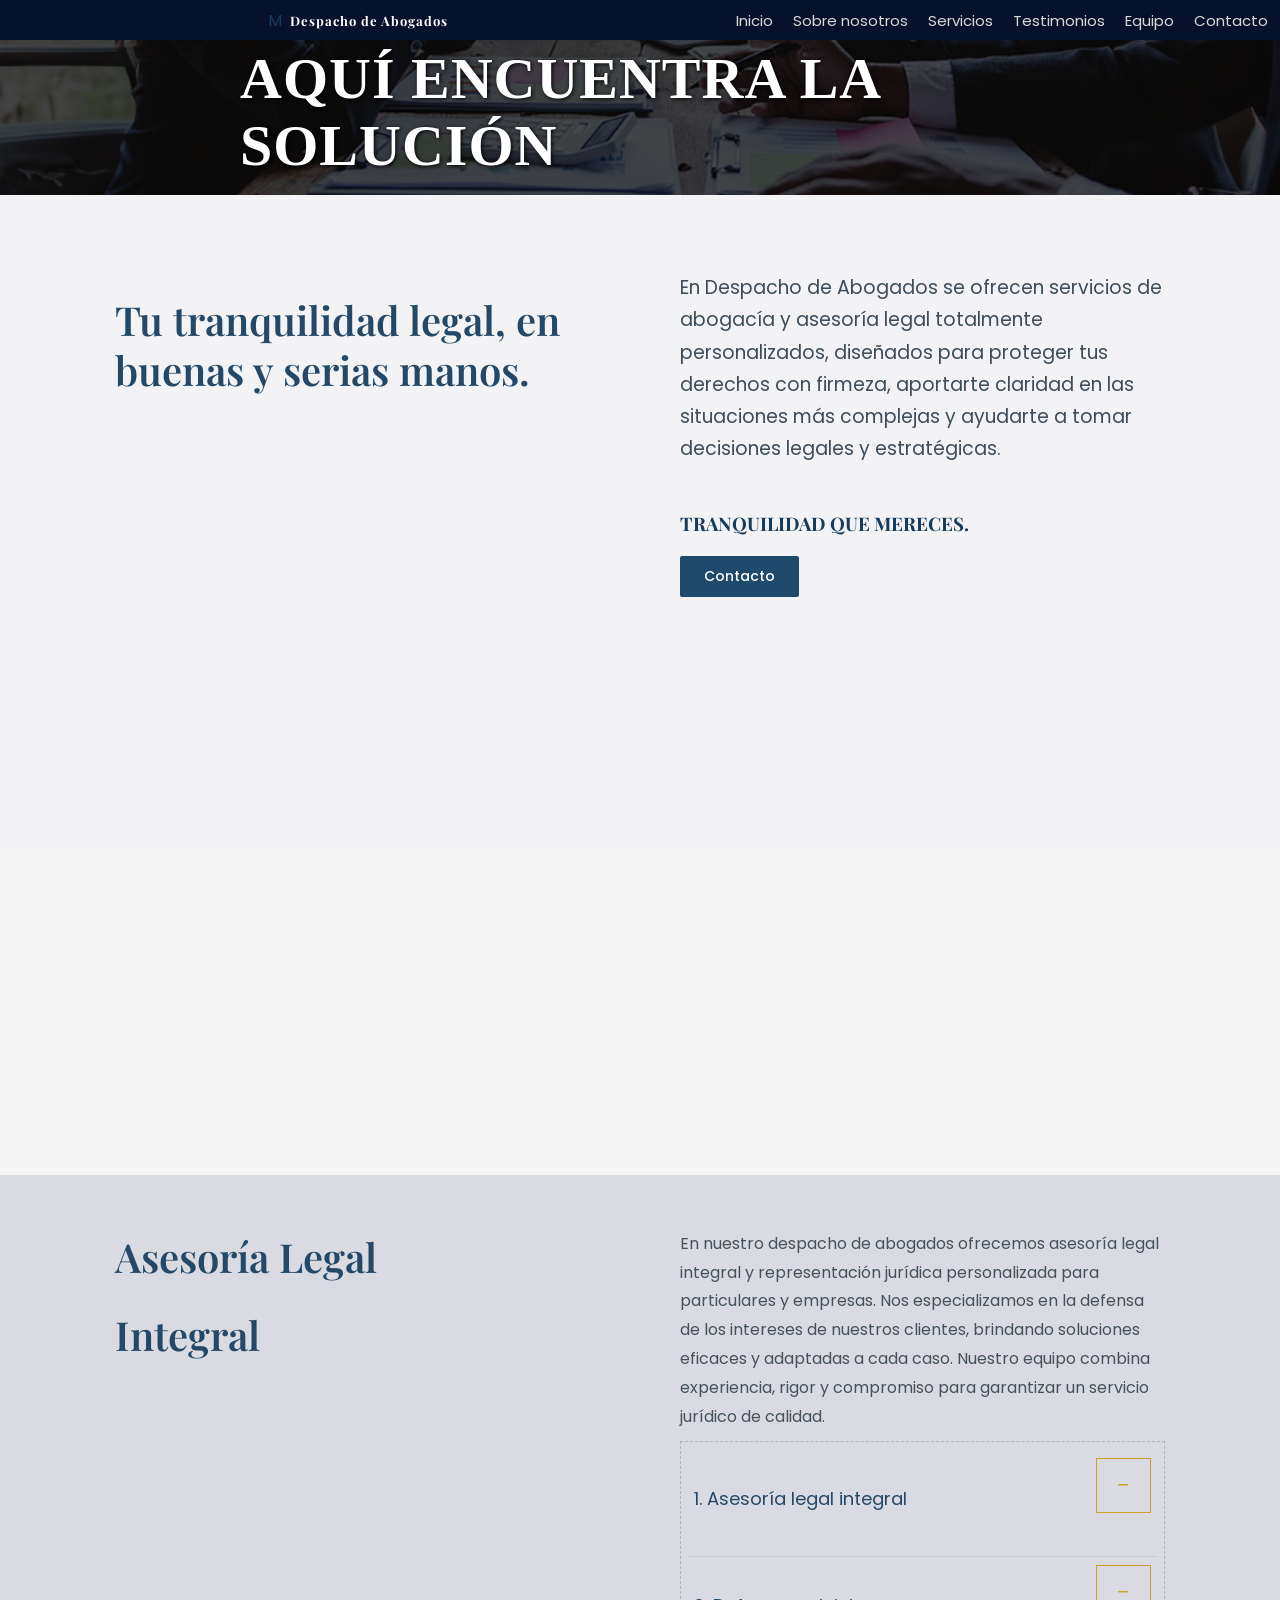
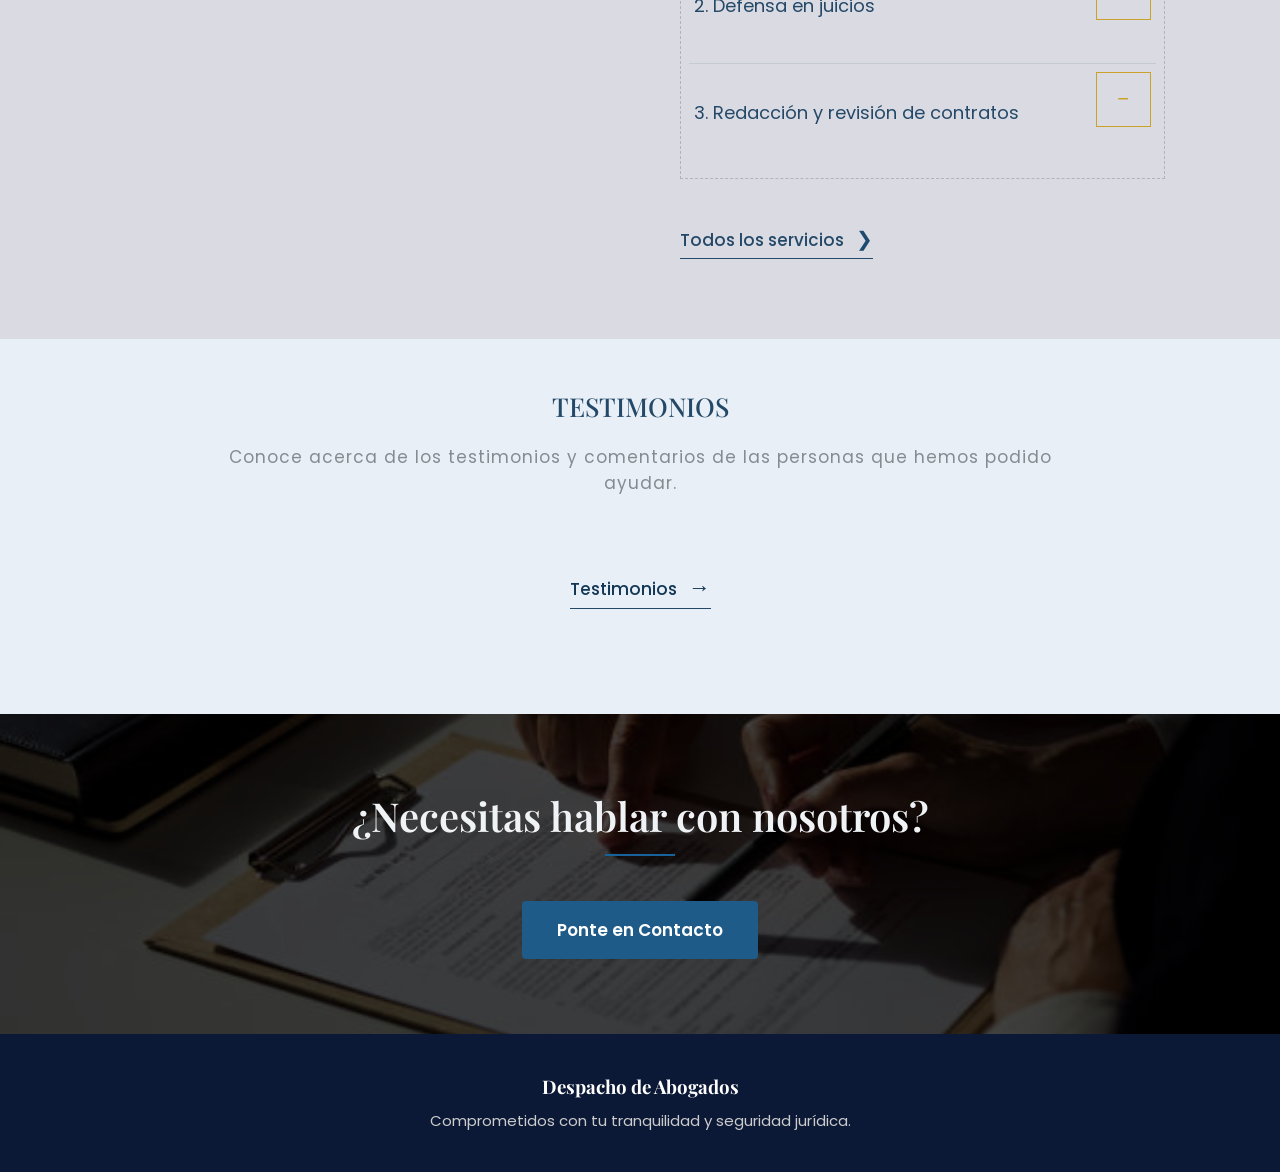
<file: index.html>
<!DOCTYPE html>
<html lang="es">
<head>
    <meta charset="UTF-8">
    <meta name="viewport" content="width=device-width, initial-scale=1.0">

    <title>Despacho de Abogados</title>

    <link rel="stylesheet" href="stylesabogacia.css">

    <!-- Fuente -->
    <link rel="preconnect" href="https://fonts.googleapis.com">
    <link rel="preconnect" href="https://fonts.gstatic.com" crossorigin>
    <link href="https://fonts.googleapis.com/css2?family=Playfair+Display:wght@400;500;600;700&family=Poppins:wght@300;400;500&display=swap" rel="stylesheet">
</head>
<script>

const acordeones = document.querySelectorAll(".acordeon-item");


acordeones.forEach(item => {

    const boton = item.querySelector(".acordeon-titulo");
    const contenido = item.querySelector(".acordeon-contenido");
    const icono = item.querySelector(".icono");


    boton.addEventListener("click", () => {


        const estaActivo = item.classList.contains("activo");


        /* Cerrar todos */

        acordeones.forEach(otroItem => {

            otroItem.classList.remove("activo");

            otroItem.querySelector(".acordeon-contenido").style.display = "none";

            otroItem.querySelector(".icono").textContent = "+";

        });


        /* Abrir el seleccionado */

        if(!estaActivo){

            item.classList.add("activo");

            contenido.style.display = "block";

            icono.textContent = "−";

        }

    });

});

</script>
<body>

    <!-- ================= NAVBAR ================= -->

    <header>

        <nav class="navbar">

            <div class="logo">

                <!-- Cambia esto por tu imagen/logo -->
                <div class="logo-imagen">
                    M
                </div>

                <h2>Despacho de Abogados</h2>

            </div>


            <ul class="menu">
                <li><a href="#inicio">Inicio</a></li>
                <li><a href="sobrenosotros.html">Sobre nosotros</a></li>
                <li><a href="serviciosnuestros.html">Servicios</a></li>
                <li><a href="#testimonios">Testimonios</a></li>
                <li><a href="#equipo">Equipo</a></li>
                <li><a href="contacto.html">Contacto</a></li>
            </ul>

        </nav>

    </header>



    <!-- ================= PORTADA ================= -->

    <section class="hero" id="inicio">

        <div class="hero-overlay"></div>

        <div class="hero-contenido">

            <h1>AQUÍ ENCUENTRA LA SOLUCIÓN</h1>

        </div>

    </section>



    <!-- ================= PRIMERA SECCIÓN ================= -->

    <section class="presentacion" id="nosotros">

        <div class="contenedor">


            <div class="fila-superior">

                <!-- Texto izquierdo -->

                <div class="titulo-presentacion">

                   <BR> <h2>
                        Tu tranquilidad legal, en<br>
                        buenas y serias manos.
                    </h2>

                </div>


                <!-- Texto derecho -->

                <div class="descripcion-presentacion">

                    <p>
                        En Despacho de Abogados se ofrecen servicios de abogacía
                        y asesoría legal totalmente personalizados, diseñados para
                        proteger tus derechos con firmeza, aportarte claridad en las
                        situaciones más complejas y ayudarte a tomar decisiones
                        legales y estratégicas.
                    </p>
<BR> 
                    <p>
                        <h3> TRANQUILIDAD QUE MERECES.</h3>
                    </p>


                    <a href="serviciosnuestros.html" class="boton">
                        Contacto
                    </a>

                </div>

            </div>
<BR>
    <BR><BR> <BR><BR> <BR><BR> <BR> 

    </section>
<!-- ================= SEGUNDA SECCIÓN ================= -->

<section class="apartado imagen-presentacion">

    <!-- Imagen -->

    <div class="imagen-presentacion">

        <img src="imagenes/Images.png" alt="Asesoría legal">

    </div>

</section>

    <!-- ================= TERCERA SECCIÓN ================= -->

    <!-- ================= SERVICIOS ================= -->

<section class="asesoria" id="servicios">

    <div class="contenedor asesoria-contenedor">

        <!-- Título izquierdo -->

        <div class="asesoria-titulo">

            <h2>Asesoría Legal</h2><br><h2>Integral</h2>

        </div>


        <!-- Contenido derecho -->

        <div class="asesoria-contenido">

            <p class="asesoria-descripcion">
                En nuestro despacho de abogados ofrecemos asesoría legal integral y
                representación jurídica personalizada para particulares y empresas.
                Nos especializamos en la defensa de los intereses de nuestros clientes,
                brindando soluciones eficaces y adaptadas a cada caso. Nuestro equipo
                combina experiencia, rigor y compromiso para garantizar un servicio
                jurídico de calidad.
            </p>


            <!-- ACORDEÓN -->

            <div class="acordeon">


                <!-- SERVICIO 1 -->

                <div class="acordeon-item">

                    <button class="acordeon-titulo">
                        <span>1. Asesoría legal integral</span>
                        <span class="icono">−</span>
                    </button>

                    <div class="acordeon-contenido">

                        <p>
                            Ofrecemos asesoría legal integral orientada a prevenir
                            conflictos y resolverlos de forma eficaz. Analizamos tu
                            situación jurídica de manera formal, diseñamos estrategias
                            personalizadas y te acompañamos en cada etapa del proceso,
                            ya sea en la redacción y revisión de contratos, gestiones
                            administrativas, reclamaciones extrajudiciales o defensa
                            ante tribunales.
                        </p>

                        <p>
                            Nuestro enfoque combina rigor técnico, claridad en las
                            explicaciones y cercanía, para que comprendas tus opciones
                            y puedas tomar decisiones informadas.
                        </p>

                    </div>

                </div>


                <!-- SERVICIO 2 -->

                <div class="acordeon-item">

                    <button class="acordeon-titulo">
                        <span>2. Defensa en juicios</span>
                        <span class="icono">−</span>
                    </button>

                    <div class="acordeon-contenido">

                        <p>
                            Ofrecemos un servicio de defensa en juicios sólido,
                            estratégico y personalizado, orientado a proteger tus
                            derechos en todas las etapas del proceso.
                        </p>

                        <p>
                            Analizamos minuciosamente el expediente, reunimos pruebas,
                            preparamos testimonios y diseñamos la mejor estrategia
                            jurídica para tu caso.
                        </p>

                        <p>
                            Ya sea en materia civil, penal, laboral, administrativa
                            o familiar, te acompañamos en audiencias, negociaciones y
                            recursos, explicando cada paso con claridad.
                        </p>

                    </div>

                </div>


                <!-- SERVICIO 3 -->

                <div class="acordeon-item">

                    <button class="acordeon-titulo">
                        <span>3. Redacción y revisión de contratos</span>
                        <span class="icono">−</span>
                    </button>

                    <div class="acordeon-contenido">

                        <p>
                            Ofrecemos servicios de redacción y revisión de contratos
                            para asegurar acuerdos claros, completos y legalmente
                            sólidos.
                        </p>

                        <p>
                            Analizamos tus necesidades y elaboramos cláusulas a medida,
                            revisando contratos existentes para detectar riesgos,
                            ambigüedades o vacíos legales.
                        </p>

                        <p>
                            Nuestro equipo utiliza un lenguaje jurídico claro y preciso,
                            buscando proteger tus intereses y reducir futuros conflictos.
                        </p>

                    </div>

                </div>


            </div>


            <a href="serviciosnuestros.html" class="todos-servicios">
                Todos los servicios
                <span>❯</span>
            </a>

        </div>

    </div>

</section>
<!-- ================= OPINIONES ================= -->

<section class="opiniones" id="testimonios">

    <div class="opiniones-contenedor">

        <h2>TESTIMONIOS</h2>

        <p class="opiniones-subtitulo">
            Conoce acerca de los testimonios y comentarios de las personas que hemos podido ayudar.
        </p>


        


        <a href="testimonios.html" class="boton-testimonios">
            Testimonios
            <span>→</span>
        </a>

    </div>

</section>



<!-- ================= CONTACTO FINAL ================= -->

<section class="contacto-final">

    <div class="contacto-overlay"></div>

    <div class="contacto-final-contenido">

        <h2>¿Necesitas hablar con nosotros?</h2>

        <div class="linea-contacto"></div>

        <a href="contacto.html" class="boton-contacto-final">
           Ponte en Contacto
        </a>

    </div>

</section>


    <!-- ================= FOOTER ================= -->

    <footer id="contacto">

    <h3>Despacho de Abogados</h3>

    <p>
        Comprometidos con tu tranquilidad y seguridad jurídica.
    </p>

</footer>


<script>

document.addEventListener("DOMContentLoaded", function () {

    const acordeones = document.querySelectorAll(".acordeon-item");

    acordeones.forEach(function(item) {

        const boton = item.querySelector(".acordeon-titulo");

        boton.addEventListener("click", function() {

            const estaActivo = item.classList.contains("activo");


            acordeones.forEach(function(otroItem) {

                otroItem.classList.remove("activo");

                const icono = otroItem.querySelector(".icono");

                icono.textContent = "+";

            });


            if (!estaActivo) {

                item.classList.add("activo");

                const icono = item.querySelector(".icono");

                icono.textContent = "−";

            }

        });

    });

});

</script>

</body>
</html>
</file>
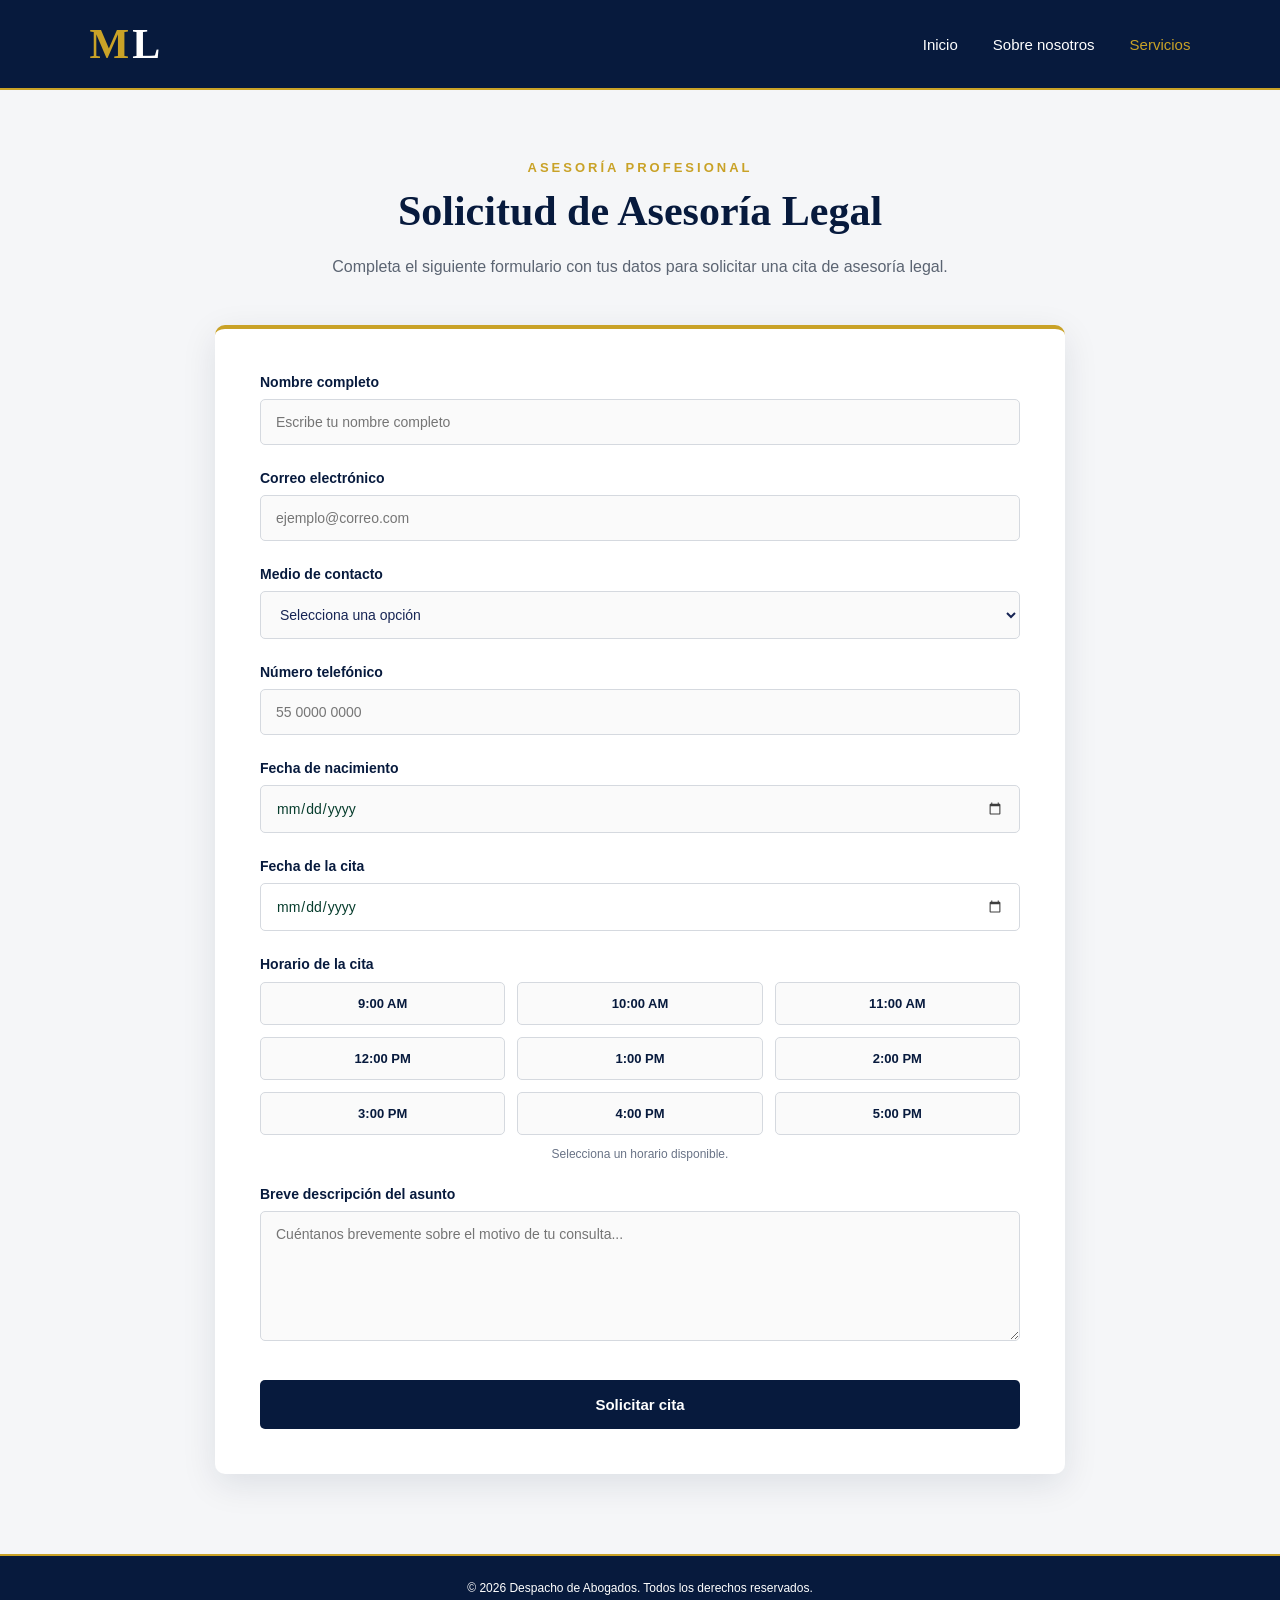
<file: cita.html>
<!DOCTYPE html>
<html lang="es">

<head>

    <meta charset="UTF-8">

    <meta name="viewport" content="width=device-width, initial-scale=1.0">

    <title>Solicitud de Asesoría Legal</title>

    <link rel="stylesheet" href="stylecita.css">

    
</head>
<script>

document.addEventListener("DOMContentLoaded", function() {

    const formulario = document.getElementById("formularioCita");

    const calendario = document.getElementById("fechaCita");

    const campoHora = document.getElementById("horaCita");

    const botonesHorario =
        document.querySelectorAll(".horario-cita");

    const mensajeHorario =
        document.getElementById("mensajeHorario");


    // ========================================
    // FECHA DE HOY
    // ========================================

    const hoy = new Date();

    const año = hoy.getFullYear();

    const mes =
        String(hoy.getMonth() + 1).padStart(2, "0");

    const dia =
        String(hoy.getDate()).padStart(2, "0");

    const fechaHoy =
        `${año}-${mes}-${dia}`;


    // ========================================
    // BLOQUEAR FECHAS ANTERIORES
    // ========================================

    calendario.min = fechaHoy;


    // ========================================
    // SELECCIONAR HORARIO
    // ========================================

    botonesHorario.forEach(function(boton) {

        boton.addEventListener("click", function(event) {

            event.preventDefault();
            event.stopPropagation();


            // Primero seleccionar fecha
            if (calendario.value === "") {

                mensajeHorario.textContent =
                    "Primero selecciona el día de tu cita.";

                mensajeHorario.style.color =
                    "#b08a00";

                calendario.focus();

                return;
            }


            // Verificar fecha
            if (calendario.value < fechaHoy) {

                calendario.value = "";

                campoHora.value = "";

                botonesHorario.forEach(function(b) {
                    b.classList.remove("seleccionado");
                });

                mensajeHorario.textContent =
                    "No puedes seleccionar una fecha anterior a hoy.";

                mensajeHorario.style.color =
                    "#b08a00";

                return;
            }


            // Quitar selección anterior
            botonesHorario.forEach(function(b) {

                b.classList.remove("seleccionado");

            });


            // Marcar botón seleccionado
            boton.classList.add("seleccionado");


            // Guardar hora
            campoHora.value =
                boton.getAttribute("data-hora");


            // Mostrar mensaje
            mensajeHorario.textContent =
                "Horario seleccionado: " +
                boton.textContent;

            mensajeHorario.style.color =
                "#071a3d";

        });

    });


    // ========================================
    // CAMBIAR FECHA
    // ========================================

    calendario.addEventListener("change", function() {

        if (calendario.value < fechaHoy) {

            calendario.value = "";

            campoHora.value = "";

            botonesHorario.forEach(function(boton) {

                boton.classList.remove("seleccionado");

            });

            mensajeHorario.textContent =
                "No puedes seleccionar una fecha anterior a hoy.";

            mensajeHorario.style.color =
                "#b08a00";

            return;
        }


        // Al cambiar de día se reinicia el horario
        campoHora.value = "";

        botonesHorario.forEach(function(boton) {

            boton.classList.remove("seleccionado");

        });


        mensajeHorario.textContent =
            "Selecciona un horario disponible.";

        mensajeHorario.style.color =
            "#697386";

    });


    // ========================================
    // ENVIAR FORMULARIO
    // ========================================

    formulario.addEventListener("submit", function(event) {

        event.preventDefault();


        // Validar campos normales
        if (!formulario.checkValidity()) {

            formulario.reportValidity();

            return;
        }


        // Validar fecha
        if (calendario.value === "") {

            alert(
                "Por favor selecciona una fecha para tu cita."
            );

            calendario.focus();

            return;
        }


        if (calendario.value < fechaHoy) {

            alert(
                "No puedes seleccionar una fecha anterior a hoy."
            );

            return;
        }


        // Validar horario
        if (campoHora.value === "") {

            alert(
                "Por favor selecciona un horario para tu cita."
            );

            return;
        }


        // ========================================
        // DATOS
        // ========================================

        const nombre =
            document.getElementById("nombreCompleto").value.trim();

        const fechaNacimiento =
            document.getElementById("fechaNacimiento").value;


        // ========================================
        // GENERAR INICIALES
        // ========================================

        const palabras =
            nombre.split(/\s+/);

        let iniciales = "";

        palabras.forEach(function(palabra) {

            if (palabra.length > 0) {

                iniciales +=
                    palabra.charAt(0).toUpperCase();

            }

        });


        // ========================================
        // FECHA DE NACIMIENTO
        // ========================================

        const partesNacimiento =
            fechaNacimiento.split("-");

        const mesNacimiento =
            partesNacimiento[1];

        const diaNacimiento =
            partesNacimiento[2];

        const fechaNacimientoFolio =
            diaNacimiento + mesNacimiento;


        // ========================================
        // FECHA DE GENERACIÓN
        // ========================================

        const fechaGeneracion =
            dia +
            mes +
            String(año).slice(-2);


        // ========================================
        // CONSECUTIVO
        // ========================================

        let consecutivo =
            localStorage.getItem("consecutivoFolio");


        if (consecutivo === null) {

            consecutivo = 1;

        } else {

            consecutivo =
                parseInt(consecutivo) + 1;

        }


        localStorage.setItem(
            "consecutivoFolio",
            consecutivo
        );


        const numeroConsecutivo =
            String(consecutivo).padStart(3, "0");


        // ========================================
        // GENERAR FOLIO
        // ========================================

        const folio =
            "ML-" +
            iniciales +
            "-" +
            fechaNacimientoFolio +
            "-" +
            fechaGeneracion +
            "-" +
            numeroConsecutivo;


        // ========================================
        // GUARDAR DATOS
        // ========================================

        localStorage.setItem(
            "folioActual",
            folio
        );

        localStorage.setItem(
            "nombreCita",
            nombre
        );

        localStorage.setItem(
            "correoCita",
            document.getElementById("correo").value
        );

        localStorage.setItem(
            "telefonoCita",
            document.getElementById("telefono").value
        );

        localStorage.setItem(
            "fechaNacimientoCita",
            fechaNacimiento
        );

       

        localStorage.setItem(
            "descripcionCita",
            document.getElementById("descripcion").value
        );

        localStorage.setItem(
            "fechaCita",
            calendario.value
        );

        localStorage.setItem(
            "horaCita",
            campoHora.value
        );


        // ========================================
        // IR A ENTREGA DE FOLIO
        // ========================================

        window.location.href =
            "entregadefolio.html";

    });

});

</script>


<body>


    <!-- ================= ENCABEZADO ================= -->

    <header class="encabezado">

        <div class="logo">

            <span class="logo-m">M</span>

            <span class="logo-l">L</span>

        </div>


        <nav class="navegacion">

            <a href="index.html">Inicio</a>

            <a href="sobrenosotros.html">Sobre nosotros</a>

            <a href="serviciosnuestros.html" class="activo">Servicios</a>

        </nav>

    </header>



    <!-- ================= CONTENIDO ================= -->

    <main class="pagina-cita">


        <section class="encabezado-cita">

            <p class="subtitulo-cita">
                ASESORÍA PROFESIONAL
            </p>

            <h1>
                Solicitud de Asesoría Legal
            </h1>

            <p class="descripcion-cita">
                Completa el siguiente formulario con tus datos para solicitar una cita
                de asesoría legal.
            </p>

        </section>



        <!-- ================= FORMULARIO ================= -->

        <section class="contenedor-formulario">


            <form id="formularioCita">


                <!-- NOMBRE -->

                <div class="campo-formulario">

                    <label for="nombreCompleto">
                        Nombre completo
                    </label>

                    <input
                        type="text"
                        id="nombreCompleto"
                        name="nombreCompleto"
                        placeholder="Escribe tu nombre completo"
                        required
                    >

                </div>



                <!-- CORREO -->

                <div class="campo-formulario">

                    <label for="correo">
                        Correo electrónico
                    </label>

                    <input
                        type="email"
                        id="correo"
                        name="correo"
                        placeholder="ejemplo@correo.com"
                        required
                    >

                </div>



                <!-- TIPO DE CONTACTO -->

                <div class="campo-formulario">

                    <label for="tipoContacto">
                        Medio de contacto
                    </label>

                    <select
                        id="tipoContacto"
                        name="tipoContacto"
                        required
                    >

                        <option value="">
                            Selecciona una opción
                        </option>

                        <option value="telefono">
                            Teléfono
                        </option>

                        <option value="whatsapp">
                            WhatsApp
                        </option>

                        <option value="ambos">
                            Teléfono y WhatsApp
                        </option>

                    </select>

                </div>



                <!-- NUMERO TELEFONICO -->

                <div class="campo-formulario">

                    <label for="telefono">
                        Número telefónico
                    </label>

                    <input
                        type="tel"
                        id="telefono"
                        name="telefono"
                        placeholder="55 0000 0000"
                        required
                    >

                </div>



                <!-- FECHA DE NACIMIENTO -->

                <div class="campo-formulario">

                    <label for="fechaNacimiento">
                        Fecha de nacimiento
                    </label>

                    <input
                        type="date"
                        id="fechaNacimiento"
                        name="fechaNacimiento"
                        required
                    >

                </div>

<!-- FECHA Y HORA DE LA CITA -->

<div class="campo-formulario">
    <label for="fechaCita">Fecha de la cita</label>

    <div class="calendario-cita">
        <input type="date" id="fechaCita" name="fechaCita" required>
    </div>
</div>

<div class="campo-formulario">
    <label>Horario de la cita</label>

    <div class="horarios-cita">

        <button type="button" class="horario-cita" data-hora="09:00">9:00 AM</button>
        <button type="button" class="horario-cita" data-hora="10:00">10:00 AM</button>
        <button type="button" class="horario-cita" data-hora="11:00">11:00 AM</button>
        <button type="button" class="horario-cita" data-hora="12:00">12:00 PM</button>
        <button type="button" class="horario-cita" data-hora="13:00">1:00 PM</button>
        <button type="button" class="horario-cita" data-hora="14:00">2:00 PM</button>
        <button type="button" class="horario-cita" data-hora="15:00">3:00 PM</button>
        <button type="button" class="horario-cita" data-hora="16:00">4:00 PM</button>
        <button type="button" class="horario-cita" data-hora="17:00">5:00 PM</button>
    

    </div>

    <input type="hidden" id="horaCita" name="horaCita" required>

    <p id="mensajeHorario" class="mensaje-horario">
        Selecciona un horario disponible.
    </p>
</div>





                <!-- DESCRIPCION -->

                <div class="campo-formulario">

                    <label for="descripcion">
                        Breve descripción del asunto
                    </label>

                    <textarea
                        id="descripcion"
                        name="descripcion"
                        rows="5"
                        placeholder="Cuéntanos brevemente sobre el motivo de tu consulta..."
                        required
                    ></textarea>

                </div>



                <!-- BOTON -->

                <div class="boton-formulario">

                    <button type="submit">
                        Solicitar cita
                         

                    </button>

                </div>


            </form>

        </section>


    </main>



    <!-- ================= PIE DE PAGINA ================= -->

    <footer class="pie-pagina">

        <p>
            © 2026 Despacho de Abogados. Todos los derechos reservados.
        </p>

    </footer>


</body>

</html>
</file>
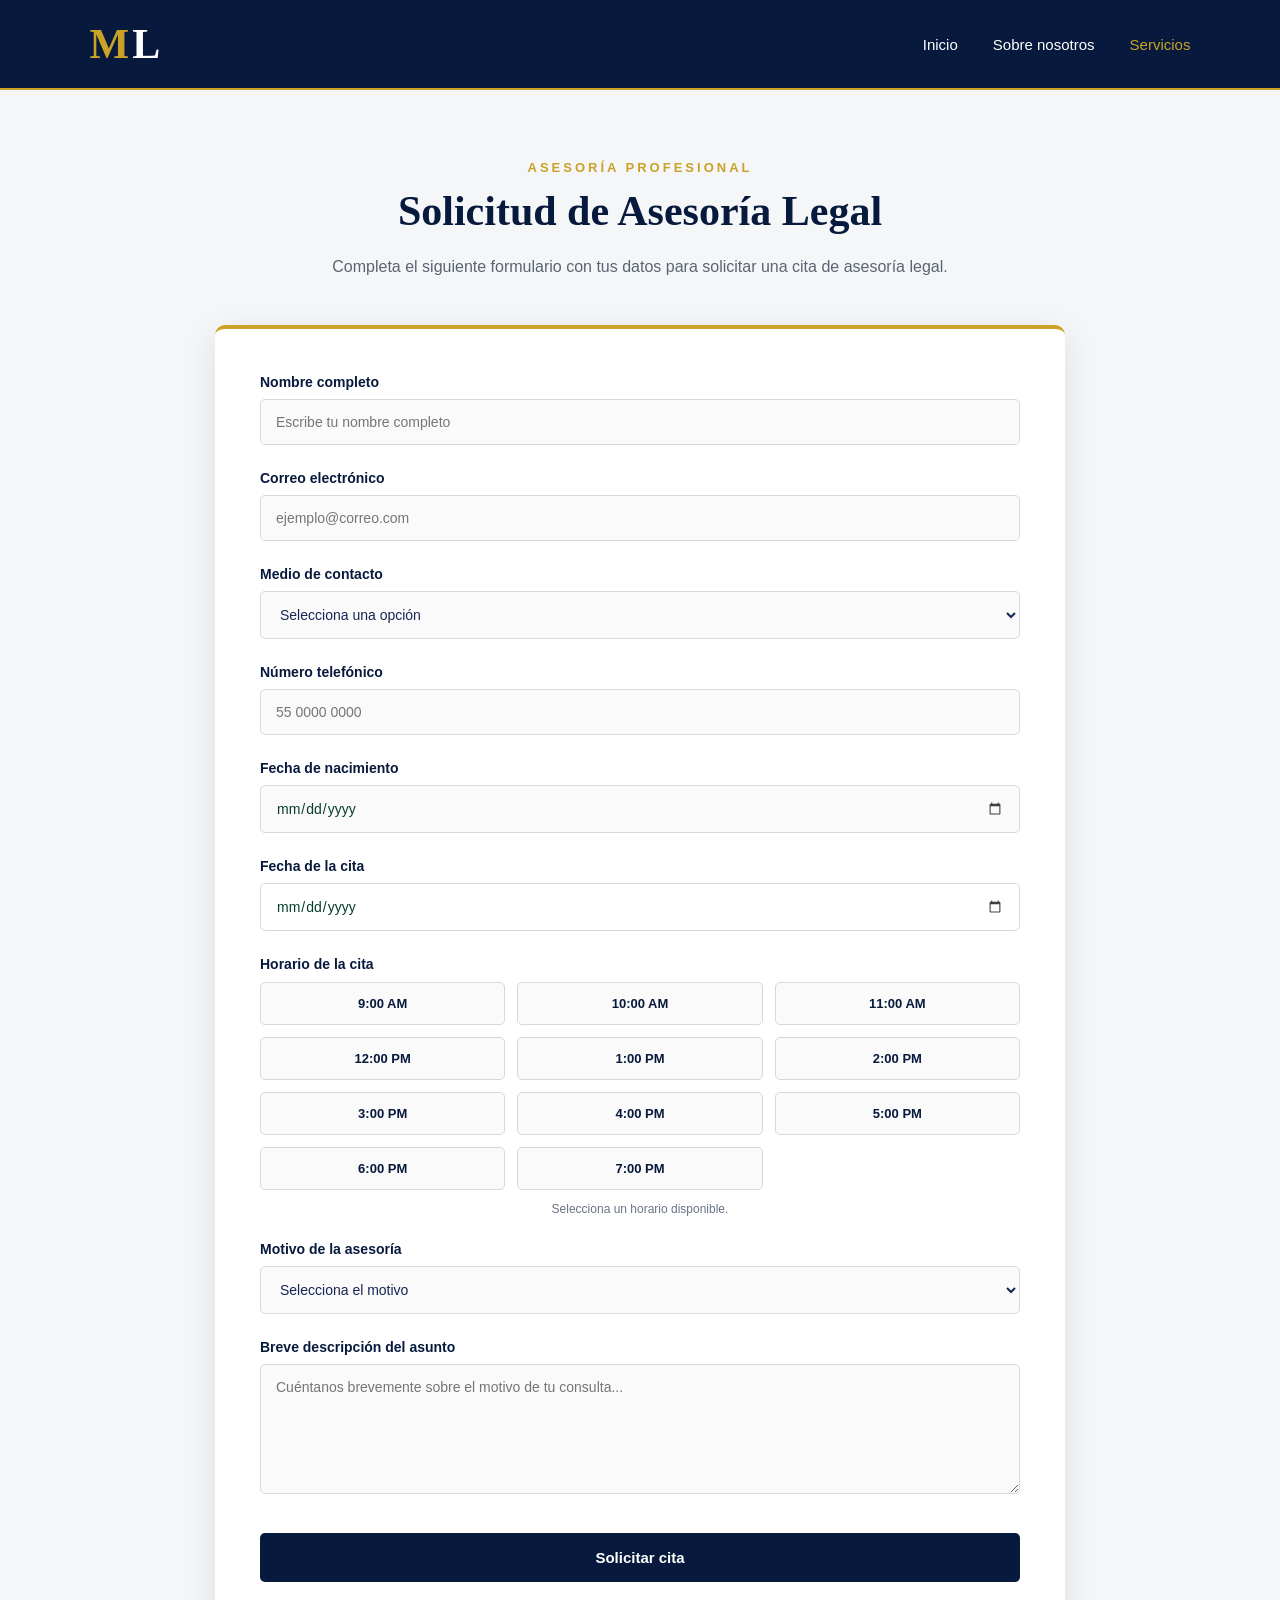
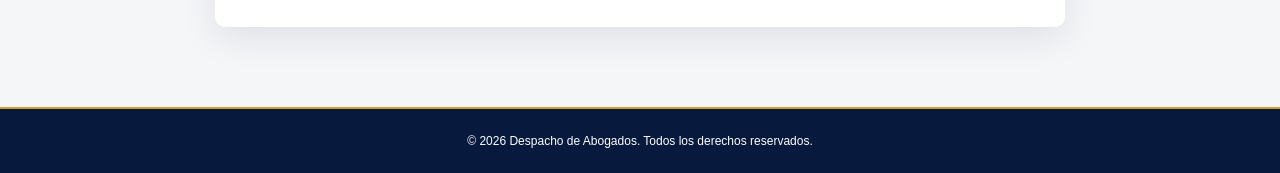
<file: citaadmin.html>
<!DOCTYPE html>
<html lang="es">

<head>

    <meta charset="UTF-8">

    <meta name="viewport" content="width=device-width, initial-scale=1.0">

    <title>Solicitud de Asesoría Legal</title>

    <link rel="stylesheet" href="stylecita.css">

    
</head>
<script>
document.addEventListener("DOMContentLoaded", function() {

    const formulario = document.getElementById("formularioCita");

    const calendario = document.getElementById("fechaCita");

    const campoHora = document.getElementById("horaCita");

    const botonesHorario =
        document.querySelectorAll(".horario-cita");

    const mensajeHorario =
        document.getElementById("mensajeHorario");


    // ========================================
    // FECHA DE HOY
    // ========================================

    const hoy = new Date();

    const año = hoy.getFullYear();

    const mes =
        String(hoy.getMonth() + 1).padStart(2, "0");

    const dia =
        String(hoy.getDate()).padStart(2, "0");

    const fechaHoy =
        `${año}-${mes}-${dia}`;


    // ========================================
    // BLOQUEAR FECHAS ANTERIORES
    // ========================================

    calendario.min = fechaHoy;


    // ========================================
    // SELECCIONAR HORARIO
    // ========================================

    botonesHorario.forEach(function(boton) {

        boton.addEventListener("click", function(event) {

            event.preventDefault();
            event.stopPropagation();


            // Primero seleccionar fecha
            if (calendario.value === "") {

                mensajeHorario.textContent =
                    "Primero selecciona el día de tu cita.";

                mensajeHorario.style.color =
                    "#b08a00";

                calendario.focus();

                return;
            }


            // Verificar fecha
            if (calendario.value < fechaHoy) {

                calendario.value = "";

                campoHora.value = "";

                botonesHorario.forEach(function(b) {
                    b.classList.remove("seleccionado");
                });

                mensajeHorario.textContent =
                    "No puedes seleccionar una fecha anterior a hoy.";

                mensajeHorario.style.color =
                    "#b08a00";

                return;
            }


            // Quitar selección anterior
            botonesHorario.forEach(function(b) {

                b.classList.remove("seleccionado");

            });


            // Marcar botón seleccionado
            boton.classList.add("seleccionado");


            // Guardar hora
            campoHora.value =
                boton.getAttribute("data-hora");


            // Mostrar mensaje
            mensajeHorario.textContent =
                "Horario seleccionado: " +
                boton.textContent;

            mensajeHorario.style.color =
                "#071a3d";

        });

    });


    // ========================================
    // CAMBIAR FECHA
    // ========================================

    calendario.addEventListener("change", function() {

        if (calendario.value < fechaHoy) {

            calendario.value = "";

            campoHora.value = "";

            botonesHorario.forEach(function(boton) {

                boton.classList.remove("seleccionado");

            });

            mensajeHorario.textContent =
                "No puedes seleccionar una fecha anterior a hoy.";

            mensajeHorario.style.color =
                "#b08a00";

            return;
        }


        // Al cambiar de día se reinicia el horario
        campoHora.value = "";

        botonesHorario.forEach(function(boton) {

            boton.classList.remove("seleccionado");

        });


        mensajeHorario.textContent =
            "Selecciona un horario disponible.";

        mensajeHorario.style.color =
            "#697386";

    });


    // ========================================
    // ENVIAR FORMULARIO
    // ========================================

    formulario.addEventListener("submit", function(event) {

        event.preventDefault();


        // Validar campos normales
        if (!formulario.checkValidity()) {

            formulario.reportValidity();

            return;
        }


        // Validar fecha
        if (calendario.value === "") {

            alert(
                "Por favor selecciona una fecha para tu cita."
            );

            calendario.focus();

            return;
        }


        if (calendario.value < fechaHoy) {

            alert(
                "No puedes seleccionar una fecha anterior a hoy."
            );

            return;
        }


        // Validar horario
        if (campoHora.value === "") {

            alert(
                "Por favor selecciona un horario para tu cita."
            );

            return;
        }


        // ========================================
        // DATOS
        // ========================================

        const nombre =
            document.getElementById("nombreCompleto").value.trim();

        const fechaNacimiento =
            document.getElementById("fechaNacimiento").value;


        // ========================================
        // GENERAR INICIALES
        // ========================================

        const palabras =
            nombre.split(/\s+/);

        let iniciales = "";

        palabras.forEach(function(palabra) {

            if (palabra.length > 0) {

                iniciales +=
                    palabra.charAt(0).toUpperCase();

            }

        });


        // ========================================
        // FECHA DE NACIMIENTO
        // ========================================

        const partesNacimiento =
            fechaNacimiento.split("-");

        const mesNacimiento =
            partesNacimiento[1];

        const diaNacimiento =
            partesNacimiento[2];

        const fechaNacimientoFolio =
            diaNacimiento + mesNacimiento;


        // ========================================
        // FECHA DE GENERACIÓN
        // ========================================

        const fechaGeneracion =
            dia +
            mes +
            String(año).slice(-2);


        // ========================================
        // CONSECUTIVO
        // ========================================

        let consecutivo =
            localStorage.getItem("consecutivoFolio");


        if (consecutivo === null) {

            consecutivo = 1;

        } else {

            consecutivo =
                parseInt(consecutivo) + 1;

        }


        localStorage.setItem(
            "consecutivoFolio",
            consecutivo
        );


        const numeroConsecutivo =
            String(consecutivo).padStart(3, "0");


        // ========================================
        // GENERAR FOLIO
        // ========================================

        const folio =
            "ML-" +
            iniciales +
            "-" +
            fechaNacimientoFolio +
            "-" +
            fechaGeneracion +
            "-" +
            numeroConsecutivo;


        // ========================================
        // GUARDAR DATOS
        // ========================================

        localStorage.setItem(
            "folioActual",
            folio
        );

        localStorage.setItem(
            "nombreCita",
            nombre
        );

        localStorage.setItem(
            "correoCita",
            document.getElementById("correo").value
        );

        localStorage.setItem(
            "telefonoCita",
            document.getElementById("telefono").value
        );

        localStorage.setItem(
            "fechaNacimientoCita",
            fechaNacimiento
        );

        localStorage.setItem(
            "asuntoCita",
            document.getElementById("asunto").value
        );

        localStorage.setItem(
            "descripcionCita",
            document.getElementById("descripcion").value
        );

        localStorage.setItem(
            "fechaCita",
            calendario.value
        );

        localStorage.setItem(
            "horaCita",
            campoHora.value
        );


        // ========================================
        // IR A ENTREGA DE FOLIO
        // ========================================

        window.location.href =
            "entregadefolio.html";

    });

});

</script>

<body>


    <!-- ================= ENCABEZADO ================= -->

    <header class="encabezado">

        <div class="logo">

            <span class="logo-m">M</span>

            <span class="logo-l">L</span>

        </div>


        <nav class="navegacion">

            <a href="index.html">Inicio</a>

            <a href="sobrenosotros.html">Sobre nosotros</a>

            <a href="serviciosnuestros.html" class="activo">Servicios</a>

        </nav>

    </header>



    <!-- ================= CONTENIDO ================= -->

    <main class="pagina-cita">


        <section class="encabezado-cita">

            <p class="subtitulo-cita">
                ASESORÍA PROFESIONAL
            </p>

            <h1>
                Solicitud de Asesoría Legal
            </h1>

            <p class="descripcion-cita">
                Completa el siguiente formulario con tus datos para solicitar una cita
                de asesoría legal.
            </p>

        </section>



        <!-- ================= FORMULARIO ================= -->

        <section class="contenedor-formulario">


            <form id="formularioCita">


                <!-- NOMBRE -->

                <div class="campo-formulario">

                    <label for="nombreCompleto">
                        Nombre completo
                    </label>

                    <input
                        type="text"
                        id="nombreCompleto"
                        name="nombreCompleto"
                        placeholder="Escribe tu nombre completo"
                        required
                    >

                </div>



                <!-- CORREO -->

                <div class="campo-formulario">

                    <label for="correo">
                        Correo electrónico
                    </label>

                    <input
                        type="email"
                        id="correo"
                        name="correo"
                        placeholder="ejemplo@correo.com"
                        required
                    >

                </div>



                <!-- TIPO DE CONTACTO -->

                <div class="campo-formulario">

                    <label for="tipoContacto">
                        Medio de contacto
                    </label>

                    <select
                        id="tipoContacto"
                        name="tipoContacto"
                        required
                    >

                        <option value="">
                            Selecciona una opción
                        </option>

                        <option value="telefono">
                            Teléfono
                        </option>

                        <option value="whatsapp">
                            WhatsApp
                        </option>

                        <option value="ambos">
                            Teléfono y WhatsApp
                        </option>

                    </select>

                </div>



                <!-- NUMERO TELEFONICO -->

                <div class="campo-formulario">

                    <label for="telefono">
                        Número telefónico
                    </label>

                    <input
                        type="tel"
                        id="telefono"
                        name="telefono"
                        placeholder="55 0000 0000"
                        required
                    >

                </div>



                 <!-- FECHA DE NACIMIENTO -->

                <div class="campo-formulario">

                    <label for="fechaNacimiento">
                        Fecha de nacimiento
                    </label>

                    <input
                        type="date"
                        id="fechaNacimiento"
                        name="fechaNacimiento"
                        required
                    >

                </div>



                <!-- FECHA Y HORA DE LA CITA -->

<div class="campo-formulario">
    <label for="fechaCita">Fecha de la cita</label>

    <div class="calendario-cita">
        <input type="date" id="fechaCita" name="fechaCita" required>
    </div>
</div>

<div class="campo-formulario">
    <label>Horario de la cita</label>

    <div class="horarios-cita">

        <button type="button" class="horario-cita" data-hora="09:00">9:00 AM</button>
        <button type="button" class="horario-cita" data-hora="10:00">10:00 AM</button>
        <button type="button" class="horario-cita" data-hora="11:00">11:00 AM</button>
        <button type="button" class="horario-cita" data-hora="12:00">12:00 PM</button>
        <button type="button" class="horario-cita" data-hora="13:00">1:00 PM</button>
        <button type="button" class="horario-cita" data-hora="14:00">2:00 PM</button>
        <button type="button" class="horario-cita" data-hora="15:00">3:00 PM</button>
        <button type="button" class="horario-cita" data-hora="16:00">4:00 PM</button>
        <button type="button" class="horario-cita" data-hora="17:00">5:00 PM</button>
        <button type="button" class="horario-cita" data-hora="18:00">6:00 PM</button>
        <button type="button" class="horario-cita" data-hora="19:00">7:00 PM</button>

    </div>

    <input type="hidden" id="horaCita" name="horaCita" required>

    <p id="mensajeHorario" class="mensaje-horario">
        Selecciona un horario disponible.
    </p>
</div>






                <!-- ASUNTO -->

                <div class="campo-formulario">

                    <label for="asunto">
                        Motivo de la asesoría
                    </label>

                    <select
                        id="asunto"
                        name="asunto"
                        required
                    >

                        <option value="">
                            Selecciona el motivo
                        </option>

                        <option value="civil">
                            Derecho civil
                        </option>

                        <option value="familiar">
                            Derecho familiar
                        </option>

                        <option value="laboral">
                            Derecho laboral
                        </option>

                        <option value="mercantil">
                            Derecho mercantil
                        </option>

                        <option value="penal">
                            Derecho penal
                        </option>

                        <option value="administrativo">
                            Derecho administrativo
                        </option>

                        <option value="otro">
                            Otro
                        </option>

                    </select>

                </div>



                <!-- DESCRIPCION -->

                <div class="campo-formulario">

                    <label for="descripcion">
                        Breve descripción del asunto
                    </label>

                    <textarea
                        id="descripcion"
                        name="descripcion"
                        rows="5"
                        placeholder="Cuéntanos brevemente sobre el motivo de tu consulta..."
                        required
                    ></textarea>

                </div>



                <!-- BOTON -->

                <div class="boton-formulario">

                    <button type="submit">
                        Solicitar cita
                    </button>

                </div>


            </form>

        </section>


    </main>



    <!-- ================= PIE DE PAGINA ================= -->

    <footer class="pie-pagina">

        <p>
            © 2026 Despacho de Abogados. Todos los derechos reservados.
        </p>

    </footer>


</body>

</html>
</file>
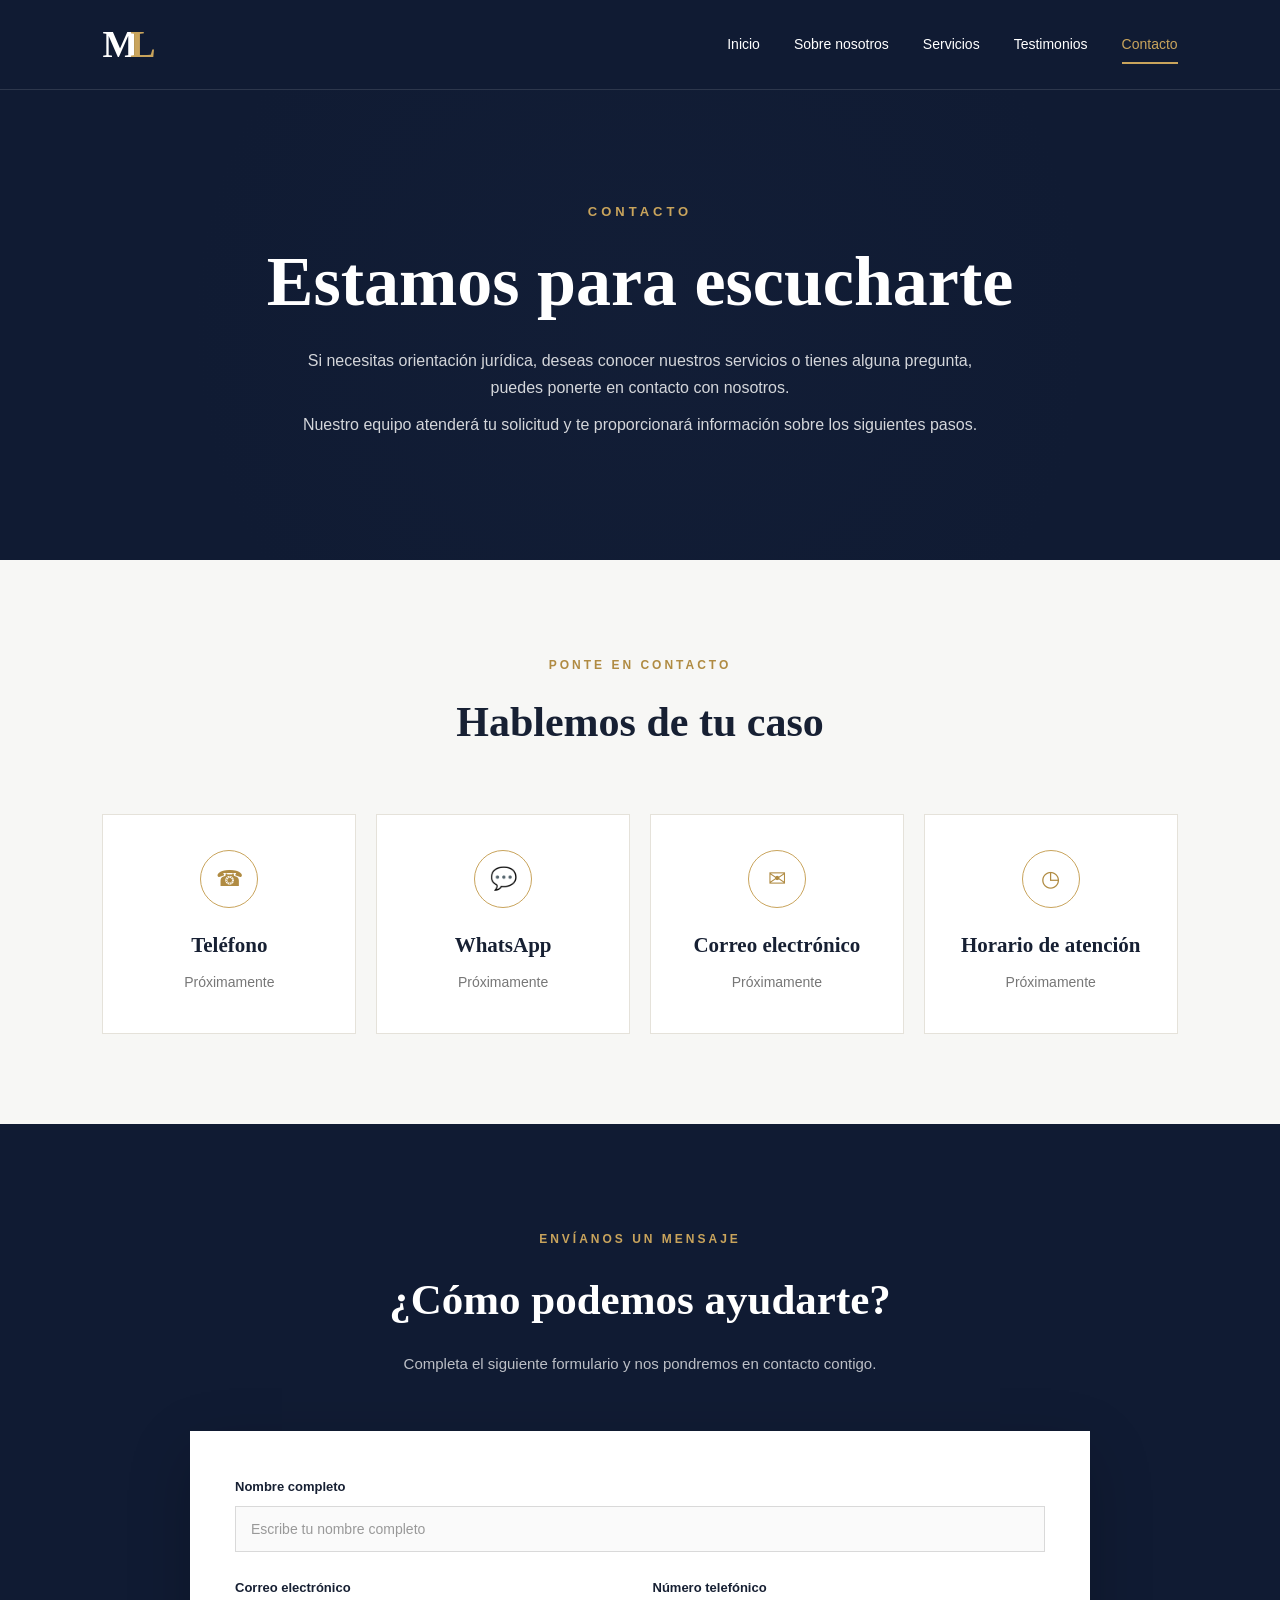
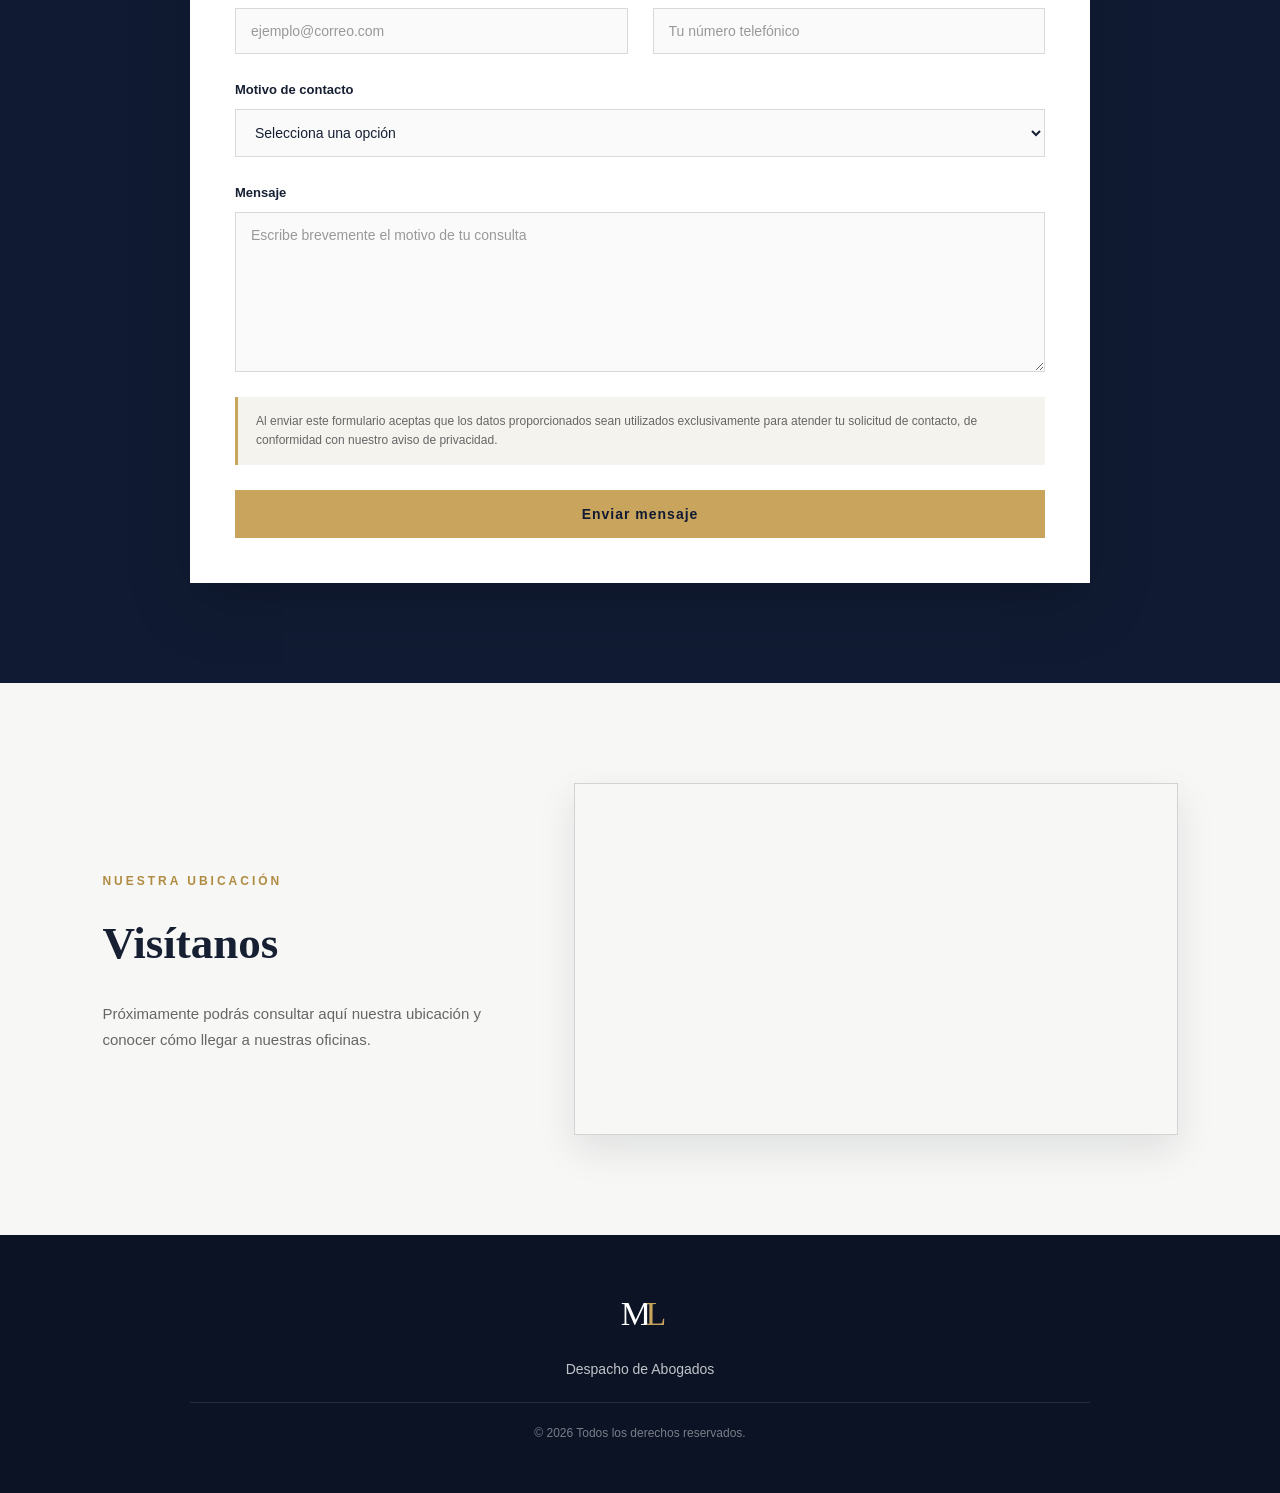
<file: contacto.html>
<!DOCTYPE html>

<html lang="es">

<head>


<meta charset="UTF-8">
<meta name="viewport" content="width=device-width, initial-scale=1.0">

<title>Contacto | Despacho de Abogados</title>

<link rel="stylesheet" href="contacto.css">


</head>

<body>


<!-- ================= ENCABEZADO ================= -->

<header class="encabezado">

    <div class="logo">

        <span class="logo-m">M</span>
        <span class="logo-l">L</span>

    </div>


    <nav class="navegacion">

        <a href="index.html">Inicio</a>

        <a href="sobrenosotros.html">Sobre nosotros</a>

        <a href="serviciosnuestros.html">Servicios</a>

        <a href="testimonios.html">Testimonios</a>

        <a href="contacto.html" class="activo">Contacto</a>

    </nav>

</header>



<!-- ================= PRESENTACIÓN ================= -->

<main>


    <section class="contacto-presentacion">

        <div class="contacto-contenido">

            <span class="contacto-etiqueta">
                CONTACTO
            </span>

            <h1>
                Estamos para escucharte
            </h1>

            <p>
                Si necesitas orientación jurídica, deseas conocer nuestros
                servicios o tienes alguna pregunta, puedes ponerte en
                contacto con nosotros.
            </p>

            <p>
                Nuestro equipo atenderá tu solicitud y te proporcionará
                información sobre los siguientes pasos.
            </p>

        </div>

    </section>



    <!-- ================= INFORMACIÓN DE CONTACTO ================= -->

    <section class="informacion-contacto">

        <div class="contacto-titulo">

            <span>
                PONTE EN CONTACTO
            </span>

            <h2>
                Hablemos de tu caso
            </h2>

        </div>


        <div class="contacto-tarjetas">


            <!-- TELÉFONO -->

            <div class="contacto-tarjeta">

                <div class="contacto-icono">
                    ☎
                </div>

                <h3>
                    Teléfono
                </h3>

                <p>
                    Próximamente
                </p>

            </div>



            <!-- WHATSAPP -->

            <div class="contacto-tarjeta">

                <div class="contacto-icono">
                    💬
                </div>

                <h3>
                    WhatsApp
                </h3>

                <p>
                    Próximamente
                </p>

            </div>



            <!-- CORREO -->

            <div class="contacto-tarjeta">

                <div class="contacto-icono">
                    ✉
                </div>

                <h3>
                    Correo electrónico
                </h3>

                <p>
                    Próximamente
                </p>

            </div>



            <!-- HORARIO -->

            <div class="contacto-tarjeta">

                <div class="contacto-icono">
                    ◷
                </div>

                <h3>
                    Horario de atención
                </h3>

                <p>
                    Próximamente
                </p>

            </div>

        </div>

    </section>



    <!-- ================= FORMULARIO ================= -->

    <section class="formulario-contacto">


        <div class="formulario-introduccion">

            <span>
                ENVÍANOS UN MENSAJE
            </span>

            <h2>
                ¿Cómo podemos ayudarte?
            </h2>

            <p>
                Completa el siguiente formulario y nos pondremos en
                contacto contigo.
            </p>

        </div>



        <form class="form-contacto">


            <div class="campo-formulario">

                <label for="nombre">
                    Nombre completo
                </label>

                <input
                    type="text"
                    id="nombre"
                    name="nombre"
                    placeholder="Escribe tu nombre completo"
                    required
                >

            </div>



            <div class="fila-formulario">


                <div class="campo-formulario">

                    <label for="correo">
                        Correo electrónico
                    </label>

                    <input
                        type="email"
                        id="correo"
                        name="correo"
                        placeholder="ejemplo@correo.com"
                        required
                    >

                </div>



                <div class="campo-formulario">

                    <label for="telefono">
                        Número telefónico
                    </label>

                    <input
                        type="tel"
                        id="telefono"
                        name="telefono"
                        placeholder="Tu número telefónico"
                    >

                </div>


            </div>



            <div class="campo-formulario">

                <label for="motivo">
                    Motivo de contacto
                </label>

                <select id="motivo" name="motivo" required>

                    <option value="">
                        Selecciona una opción
                    </option>

                    <option value="asesoria">
                        Solicitar asesoría legal
                    </option>

                    <option value="cita">
                        Información sobre una cita
                    </option>

                    <option value="servicios">
                        Información sobre servicios
                    </option>

                    <option value="otro">
                        Otro asunto
                    </option>

                </select>

            </div>



            <div class="campo-formulario">

                <label for="mensaje">
                    Mensaje
                </label>

                <textarea
                    id="mensaje"
                    name="mensaje"
                    rows="7"
                    placeholder="Escribe brevemente el motivo de tu consulta"
                    required
                ></textarea>

            </div>



            <div class="aviso-formulario">

                <p>
                    Al enviar este formulario aceptas que los datos
                    proporcionados sean utilizados exclusivamente para
                    atender tu solicitud de contacto, de conformidad con
                    nuestro aviso de privacidad.
                </p>

            </div>



            <button
                type="submit"
                class="boton-enviar"
            >
                Enviar mensaje
            </button>


        </form>

    </section>



    <!-- ================= UBICACIÓN ================= -->

    <section class="ubicacion-contacto">


        <div class="ubicacion-contenido">

            <span>
                NUESTRA UBICACIÓN
            </span>

            <h2>
                Visítanos
            </h2>

            <p>
                Próximamente podrás consultar aquí nuestra ubicación y
                conocer cómo llegar a nuestras oficinas.
            </p>

        </div>


      <div class="mapa-contacto">

    <iframe
        src="https://www.google.com/maps?q=Av.+Benito+Juárez+Sur+9-A,+San+Cristóbal+Centro,+55000+Ecatepec+de+Morelos,+México&output=embed"
        width="100%"
        height="350"
        style="border:0;"
        allowfullscreen=""
        loading="lazy"
        referrerpolicy="no-referrer-when-downgrade">
    </iframe>


</div>


    </section>


</main>



<!-- ================= FOOTER ================= -->

<footer class="pie-pagina">

    <div class="footer-contenido">

        <div class="footer-logo">

            <span class="logo-m">M</span>
            <span class="logo-l">L</span>

        </div>


        <p>
            Despacho de Abogados
        </p>


        <p class="footer-derechos">
            © 2026 Todos los derechos reservados.
        </p>

    </div>

</footer>

</body>

</html>
</file>
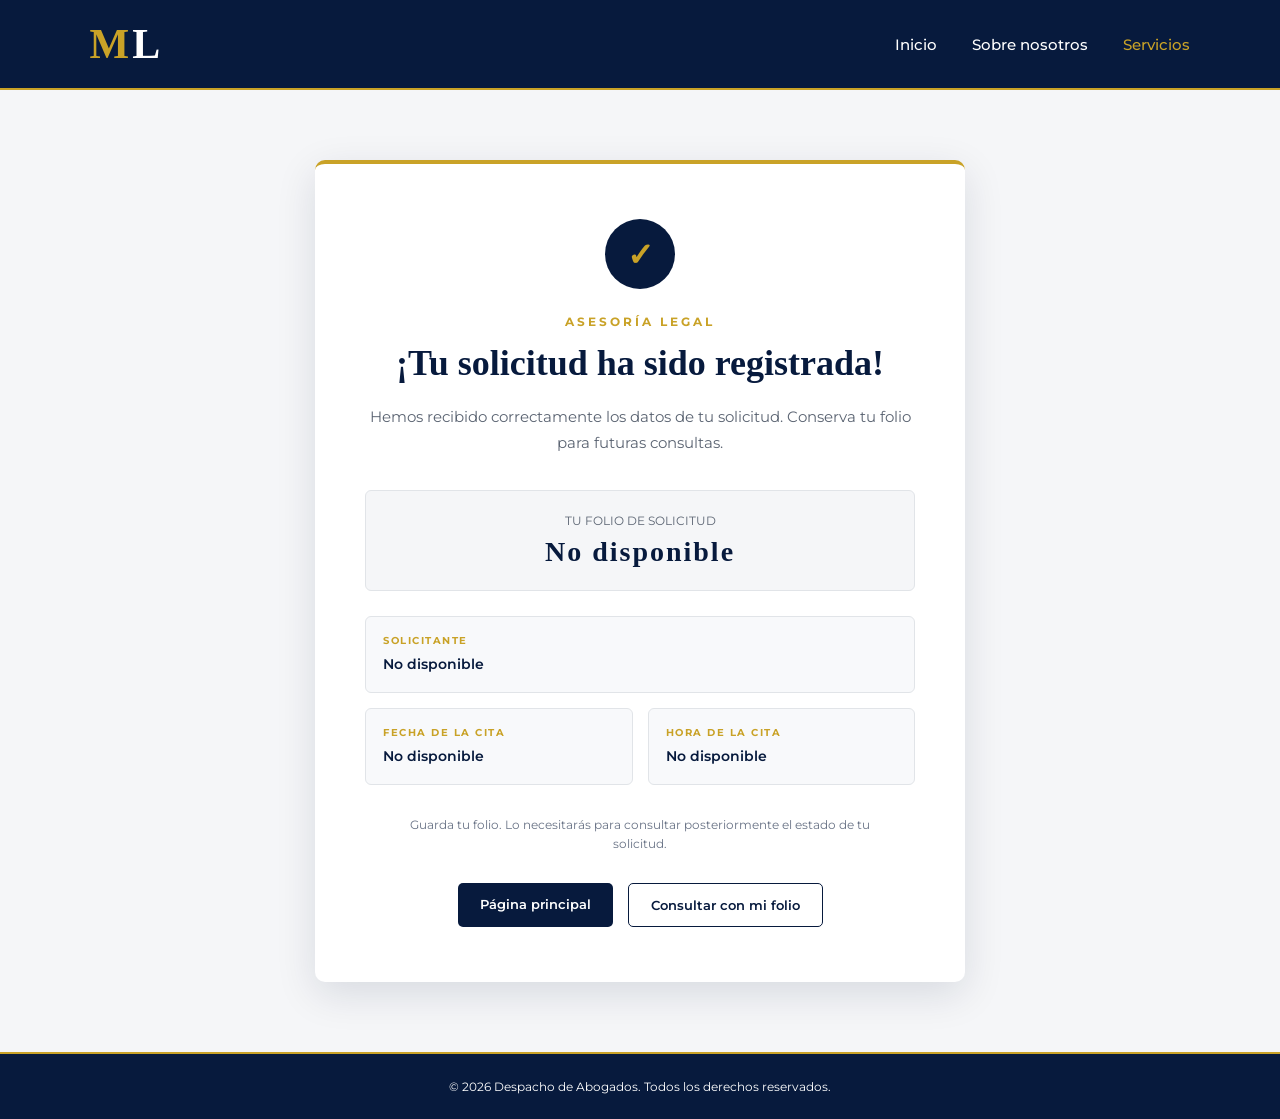
<file: entregadefolio.html>
<!DOCTYPE html>
<html lang="es">

<head>

    <meta charset="UTF-8">

    <meta name="viewport" content="width=device-width, initial-scale=1.0">

    <title>Solicitud registrada</title>

    <link rel="stylesheet" href="stylecita.css">

    <link rel="preconnect" href="https://fonts.googleapis.com">

    <link rel="preconnect" href="https://fonts.gstatic.com" crossorigin>

    <link
        href="https://fonts.googleapis.com/css2?family=Montserrat:wght@400;500;600;700&display=swap"
        rel="stylesheet"
    >

</head>


<body>


<header class="encabezado">

    <div class="logo">

        <span class="logo-m">M</span>

        <span class="logo-l">L</span>

    </div>


    <nav class="navegacion">

        <a href="index.html">
            Inicio
        </a>

        <a href="sobrenosotros.html">
            Sobre nosotros
        </a>

        <a href="serviciosnuestros.html" class="activo">
            Servicios
        </a>

    </nav>

</header>



<main class="pagina-folio">


    <section class="tarjeta-folio">


        <div class="icono-folio">
            ✓
        </div>


        <p class="subtitulo-folio">
            ASESORÍA LEGAL
        </p>


        <h1>
            ¡Tu solicitud ha sido registrada!
        </h1>


        <p class="mensaje-folio">
            Hemos recibido correctamente los datos de tu solicitud.
            Conserva tu folio para futuras consultas.
        </p>



        <!-- FOLIO -->

        <div class="contenedor-numero-folio">

            <span>
                TU FOLIO DE SOLICITUD
            </span>

            <strong id="numeroFolio">
                Cargando...
            </strong>

        </div>



        <!-- DATOS DE LA CITA -->

        <div class="datos-cita-folio">


            <div class="dato-cita">

                <span>
                    SOLICITANTE
                </span>

                <strong id="nombreCita">
                    Cargando...
                </strong>

            </div>



            <div class="dato-cita">

                <span>
                    FECHA DE LA CITA
                </span>

                <strong id="fechaCita">
                    Cargando...
                </strong>

            </div>



            <div class="dato-cita">

                <span>
                    HORA DE LA CITA
                </span>

                <strong id="horaCita">
                    Cargando...
                </strong>

            </div>


        </div>



        <p class="aviso-folio">

            Guarda tu folio. Lo necesitarás para consultar
            posteriormente el estado de tu solicitud.

        </p>



        <div class="acciones-folio">


            <a
                href="index.html"
                class="boton-folio principal"
            >
                Página principal
            </a>


            <a
                href="yatengofolio.html"
                class="boton-folio secundario"
            >
                Consultar con mi folio
            </a>


        </div>


    </section>


</main>



<footer class="pie-pagina">

    <p>
        © 2026 Despacho de Abogados.
        Todos los derechos reservados.
    </p>

</footer>



<script>


// ========================================
// RECUPERAR INFORMACIÓN
// ========================================

const folio =
    localStorage.getItem("folioActual");


const nombre =
    localStorage.getItem("nombreCita");


const fecha =
    localStorage.getItem("fechaCita");


const hora =
    localStorage.getItem("horaCita");



// ========================================
// MOSTRAR FOLIO
// ========================================

document.getElementById("numeroFolio").textContent =
    folio || "No disponible";



// ========================================
// MOSTRAR NOMBRE
// ========================================

document.getElementById("nombreCita").textContent =
    nombre || "No disponible";



// ========================================
// FORMATEAR FECHA
// ========================================

if (fecha) {

    const partes =
        fecha.split("-");

    const año =
        partes[0];

    const mes =
        parseInt(partes[1]);

    const dia =
        partes[2];


    const nombresMeses = [

        "enero",
        "febrero",
        "marzo",
        "abril",
        "mayo",
        "junio",
        "julio",
        "agosto",
        "septiembre",
        "octubre",
        "noviembre",
        "diciembre"

    ];


    const fechaFormateada =
        `${parseInt(dia)} de ${nombresMeses[mes - 1]} de ${año}`;


    document.getElementById("fechaCita").textContent =
        fechaFormateada;

} else {

    document.getElementById("fechaCita").textContent =
        "No disponible";

}



// ========================================
// FORMATEAR HORA
// ========================================

if (hora) {

    const partesHora =
        hora.split(":");

    let horas =
        parseInt(partesHora[0]);

    const minutos =
        partesHora[1];

    const periodo =
        horas >= 12 ? "PM" : "AM";


    if (horas === 0) {

        horas = 12;

    } else if (horas > 12) {

        horas -= 12;

    }


    document.getElementById("horaCita").textContent =
        `${horas}:${minutos} ${periodo}`;

} else {

    document.getElementById("horaCita").textContent =
        "No disponible";

}


</script>


</body>

</html>
</file>
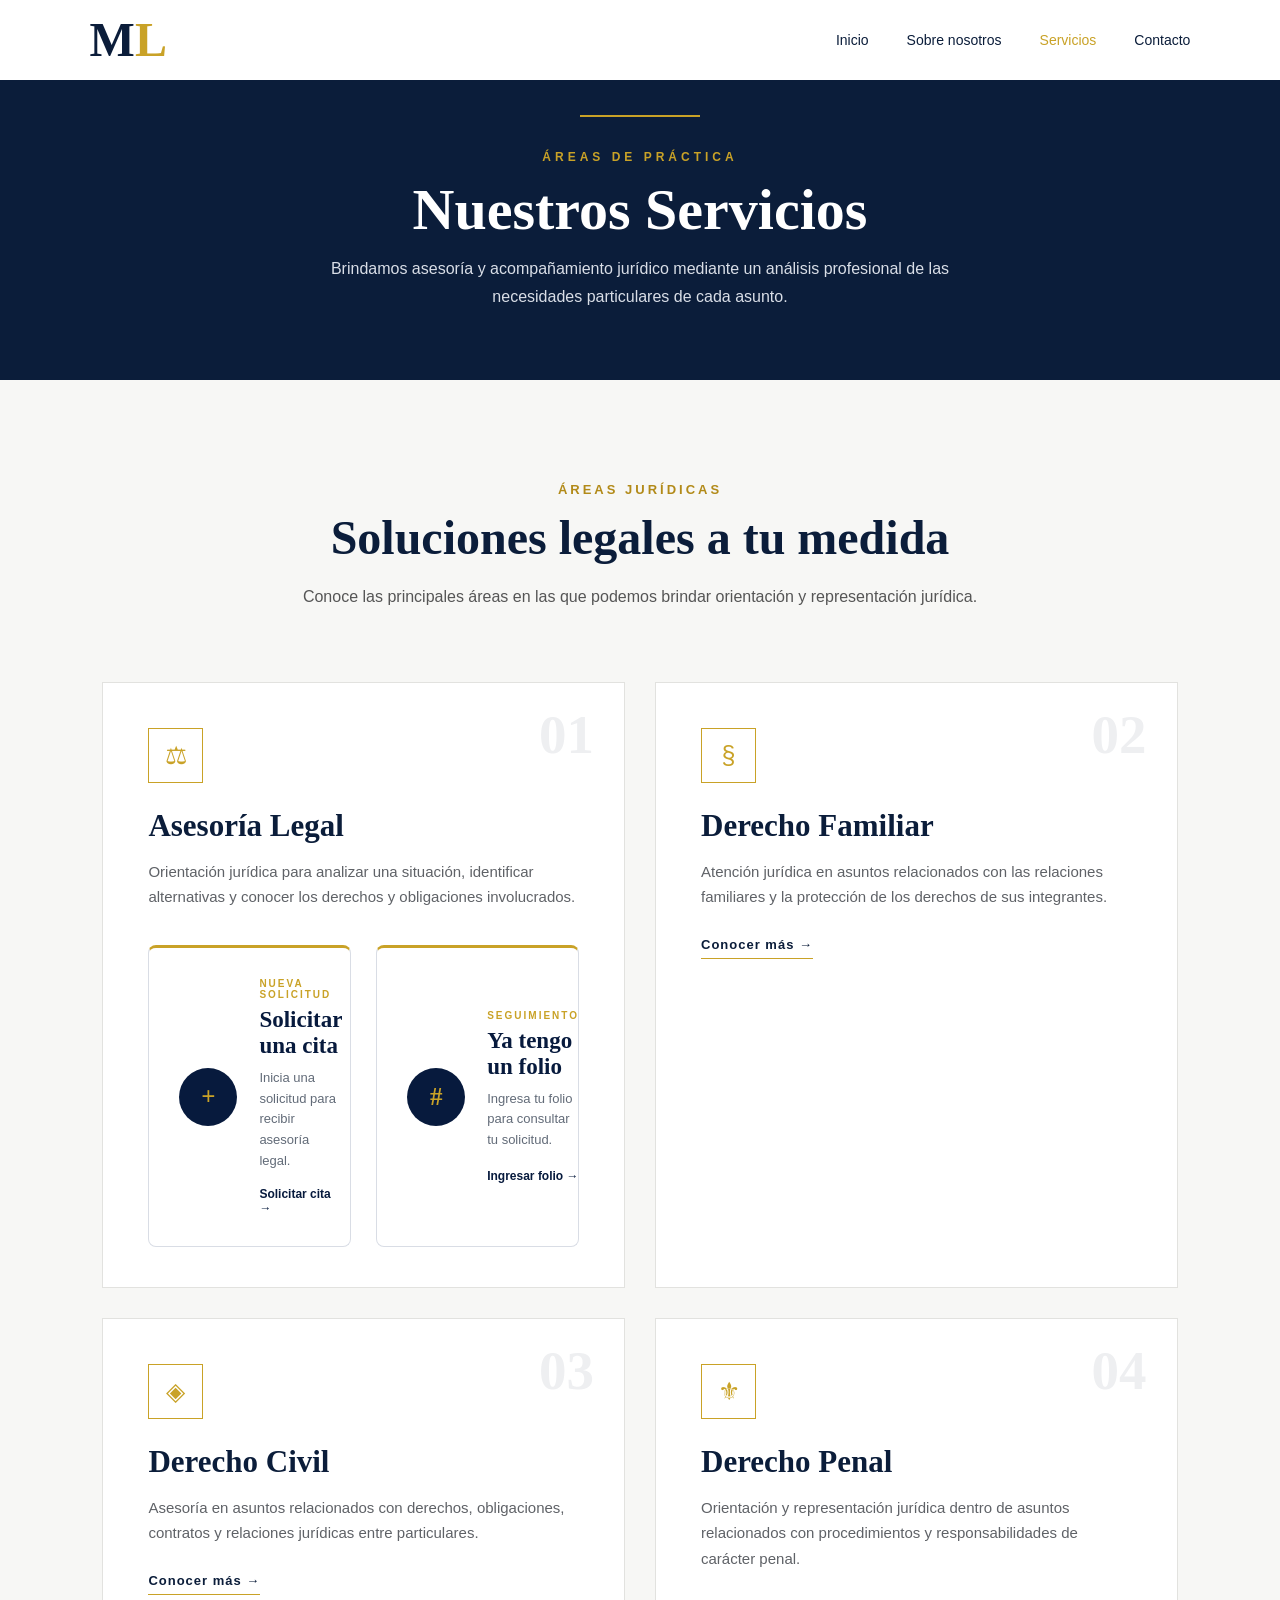
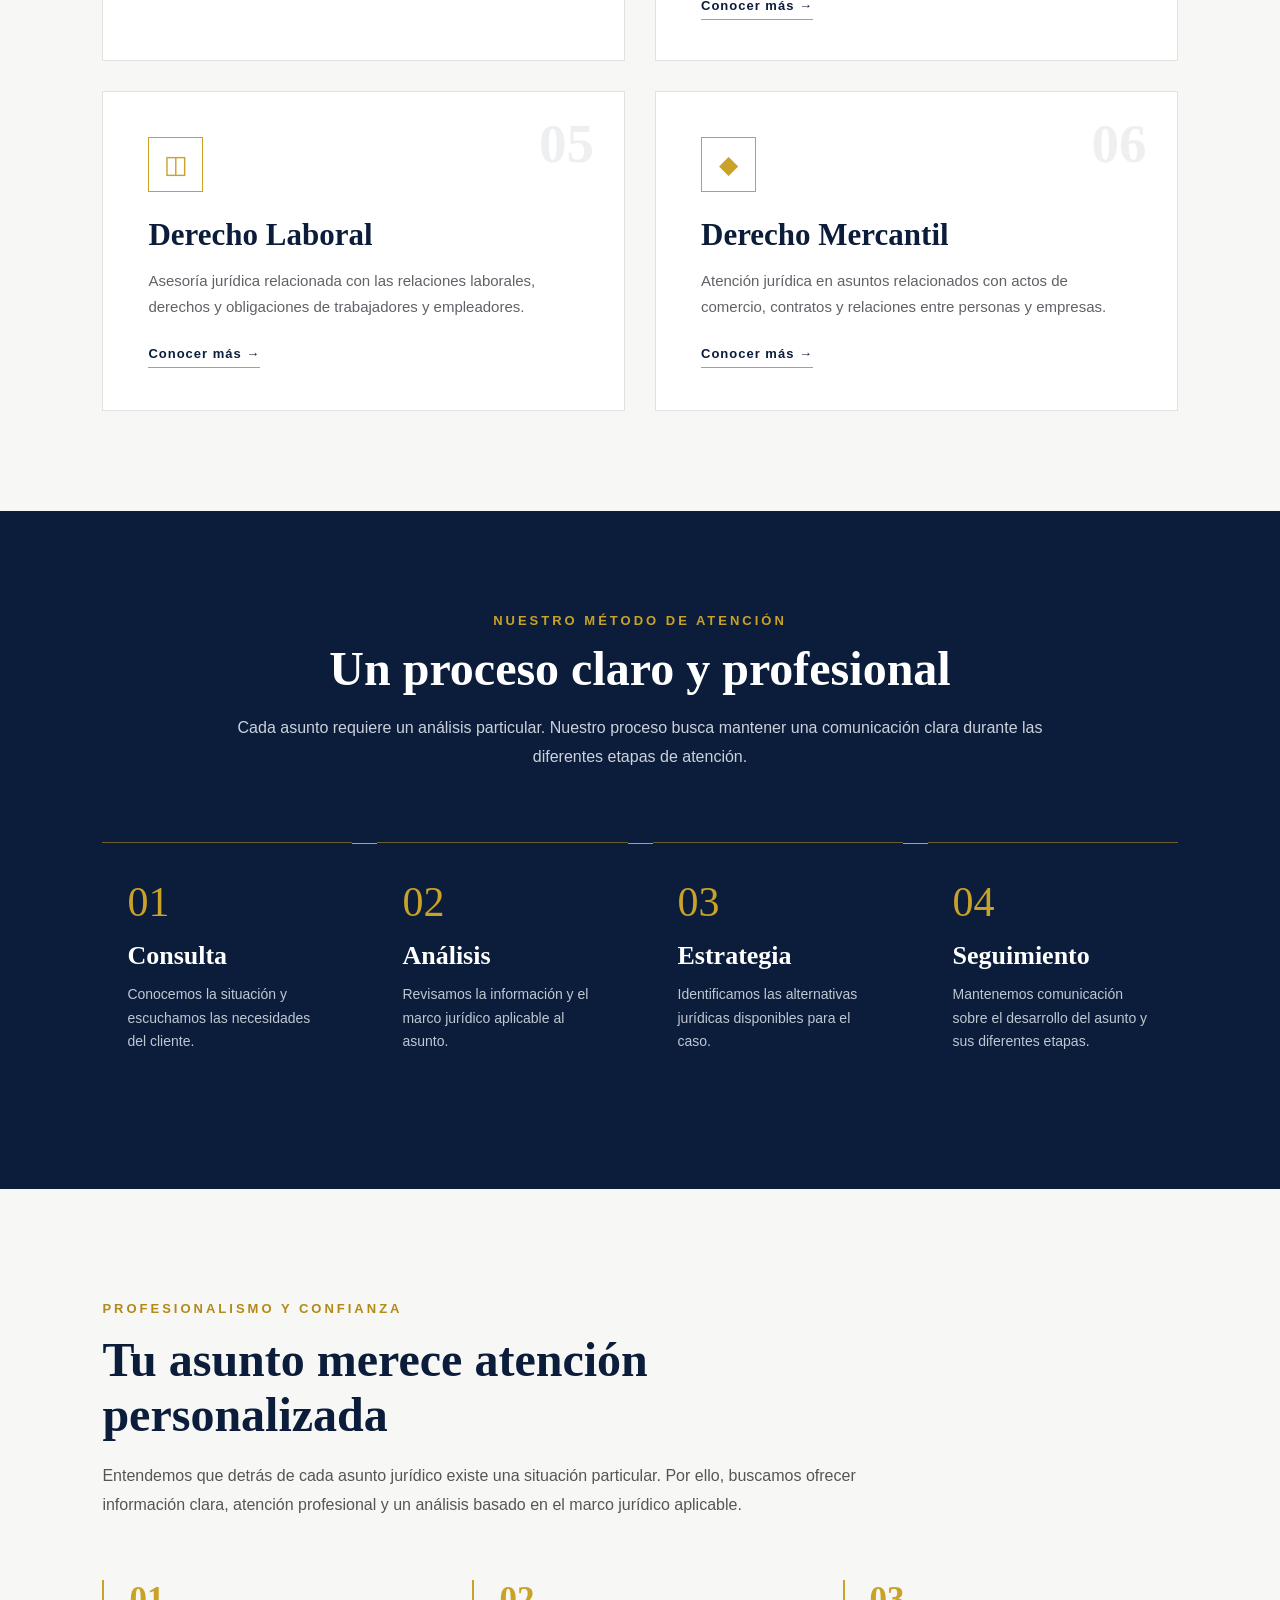
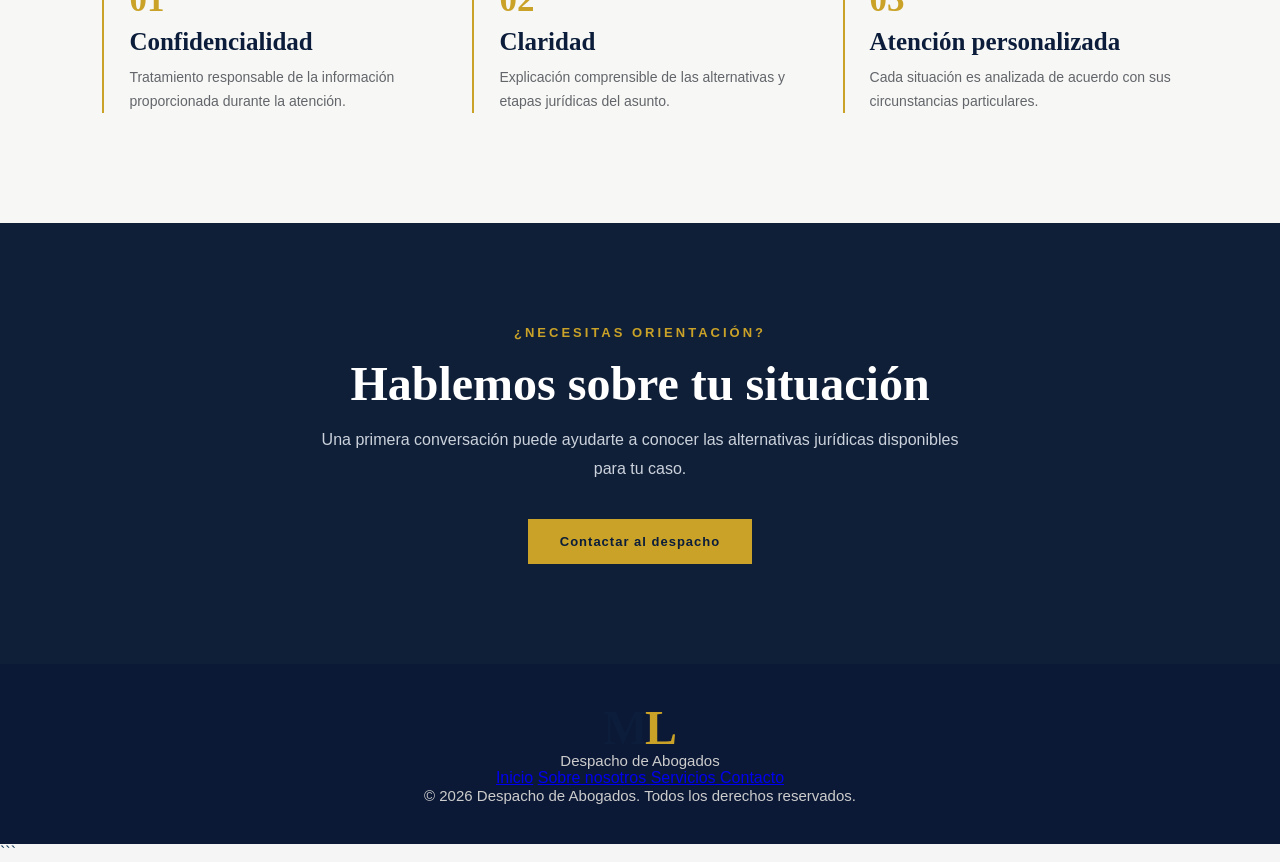
<file: serviciosnuestros.html>
<!DOCTYPE html>
<html lang="es">

<head>

    <meta charset="UTF-8">
    <meta name="viewport" content="width=device-width, initial-scale=1.0">

    <title>Servicios | Despacho de Abogados</title>

   <link rel="stylesheet" href="stylesabogacia.css">
   

   
</head>


<body>


    <!-- ================= ENCABEZADO ================= -->

    <header class="encabezado">

        <div class="logo">

            <span class="logo-m">M</span>
            <span class="logo-l">L</span>

        </div>


        <nav class="navegacion">

            <a href="index.html">Inicio</a>

            <a href="sobrenosotros.html">Sobre nosotros</a>

            <a href="serviciosnuestros.html" class="activo">Servicios</a>

            <a href="contacto.html">Contacto</a>

        </nav>

    </header>



    <!-- ================= PRESENTACIÓN ================= -->

    <main>


        <section class="hero-servicios">

            <div class="hero-contenido">

                <span class="etiqueta">ÁREAS DE PRÁCTICA</span>

                <h1>Nuestros Servicios</h1>

                <p>
                    Brindamos asesoría y acompañamiento jurídico
                    mediante un análisis profesional de las necesidades
                    particulares de cada asunto.
                </p>

            </div>

        </section>



        <!-- ================= SERVICIOS ================= -->

        <section class="servicios">

            <div class="titulo-seccion">

                <span>ÁREAS JURÍDICAS</span>

                <h2>Soluciones legales a tu medida</h2>

                <p>
                    Conoce las principales áreas en las que podemos
                    brindar orientación y representación jurídica.
                </p>

            </div>



            <div class="contenedor-servicios">


                <!-- SERVICIO 1 -->

                <article class="tarjeta-servicio">

                    <div class="numero">01</div>

                    <div class="icono">⚖</div>

                    <h3>Asesoría Legal</h3>

                    <p>
                        Orientación jurídica para analizar una situación,
                        identificar alternativas y conocer los derechos
                        y obligaciones involucrados.
                    </p>
                    <div class="opciones-asesoria"> <a href="cita.html" class="tarjeta-asesoria"> <div class="icono-asesoria"> + </div> <div class="contenido-asesoria"> <span class="etiqueta-asesoria"> NUEVA SOLICITUD </span> <h3> Solicitar una cita </h3> <p> Inicia una solicitud para recibir asesoría legal. </p> <span class="enlace-asesoria"> Solicitar cita → </span> </div> </a> <a href="yatengofolio.html" class="tarjeta-asesoria"> <div class="icono-asesoria"> # </div> <div class="contenido-asesoria"> <span class="etiqueta-asesoria"> SEGUIMIENTO </span> <h3> Ya tengo un folio </h3> <p> Ingresa tu folio para consultar tu solicitud. </p> <span class="enlace-asesoria"> Ingresar folio → </span> </div> </a> </div>
                   </a>

                </article>



                <!-- SERVICIO 2 -->

                <article class="tarjeta-servicio">

                    <div class="numero">02</div>

                    <div class="icono">§</div>

                    <h3>Derecho Familiar</h3>

                    <p>
                        Atención jurídica en asuntos relacionados con
                        las relaciones familiares y la protección de
                        los derechos de sus integrantes.
                    </p>

                    <a href="derecho-familiar.html" class="boton-servicio">
                        Conocer más →
                    </a>

                </article>



                <!-- SERVICIO 3 -->

                <article class="tarjeta-servicio">

                    <div class="numero">03</div>

                    <div class="icono">◈</div>

                    <h3>Derecho Civil</h3>

                    <p>
                        Asesoría en asuntos relacionados con derechos,
                        obligaciones, contratos y relaciones jurídicas
                        entre particulares.
                    </p>

                    <a href="derecho-civil.html" class="boton-servicio">
                        Conocer más →
                    </a>

                </article>



                <!-- SERVICIO 4 -->

                <article class="tarjeta-servicio">

                    <div class="numero">04</div>

                    <div class="icono">⚜</div>

                    <h3>Derecho Penal</h3>

                    <p>
                        Orientación y representación jurídica dentro
                        de asuntos relacionados con procedimientos
                        y responsabilidades de carácter penal.
                    </p>

                    <a href="derecho-penal.html" class="boton-servicio">
                        Conocer más →
                    </a>

                </article>



                <!-- SERVICIO 5 -->

                <article class="tarjeta-servicio">

                    <div class="numero">05</div>

                    <div class="icono">◫</div>

                    <h3>Derecho Laboral</h3>

                    <p>
                        Asesoría jurídica relacionada con las relaciones
                        laborales, derechos y obligaciones de trabajadores
                        y empleadores.
                    </p>

                    <a href="derecho-laboral.html" class="boton-servicio">
                        Conocer más →
                    </a>

                </article>



                <!-- SERVICIO 6 -->

                <article class="tarjeta-servicio">

                    <div class="numero">06</div>

                    <div class="icono">◆</div>

                    <h3>Derecho Mercantil</h3>

                    <p>
                        Atención jurídica en asuntos relacionados con
                        actos de comercio, contratos y relaciones
                        entre personas y empresas.
                    </p>

                    <a href="derecho-mercantil.html" class="boton-servicio">
                        Conocer más →
                    </a>

                </article>


            </div>

        </section>



        <!-- ================= PROCESO ================= -->

        <section class="proceso">

            <div class="titulo-seccion">

                <span>NUESTRO MÉTODO DE ATENCIÓN</span>

                <h2>Un proceso claro y profesional</h2>

                <p>
                    Cada asunto requiere un análisis particular.
                    Nuestro proceso busca mantener una comunicación
                    clara durante las diferentes etapas de atención.
                </p>

            </div>


            <div class="pasos">


                <div class="paso">

                    <span>01</span>

                    <h3>Consulta</h3>

                    <p>
                        Conocemos la situación y escuchamos
                        las necesidades del cliente.
                    </p>

                </div>


                <div class="paso">

                    <span>02</span>

                    <h3>Análisis</h3>

                    <p>
                        Revisamos la información y el marco
                        jurídico aplicable al asunto.
                    </p>

                </div>


                <div class="paso">

                    <span>03</span>

                    <h3>Estrategia</h3>

                    <p>
                        Identificamos las alternativas jurídicas
                        disponibles para el caso.
                    </p>

                </div>


                <div class="paso">

                    <span>04</span>

                    <h3>Seguimiento</h3>

                    <p>
                        Mantenemos comunicación sobre el desarrollo
                        del asunto y sus diferentes etapas.
                    </p>

                </div>


            </div>

        </section>



        <!-- ================= CONFIANZA ================= -->

        <section class="confianza">

            <div class="confianza-contenido">

                <span>PROFESIONALISMO Y CONFIANZA</span>

                <h2>Tu asunto merece atención personalizada</h2>

                <p>
                    Entendemos que detrás de cada asunto jurídico
                    existe una situación particular. Por ello,
                    buscamos ofrecer información clara, atención
                    profesional y un análisis basado en el marco
                    jurídico aplicable.
                </p>


                <div class="principios">


                    <div class="principio">

                        <strong>01</strong>

                        <h3>Confidencialidad</h3>

                        <p>
                            Tratamiento responsable de la información
                            proporcionada durante la atención.
                        </p>

                    </div>


                    <div class="principio">

                        <strong>02</strong>

                        <h3>Claridad</h3>

                        <p>
                            Explicación comprensible de las alternativas
                            y etapas jurídicas del asunto.
                        </p>

                    </div>


                    <div class="principio">

                        <strong>03</strong>

                        <h3>Atención personalizada</h3>

                        <p>
                            Cada situación es analizada de acuerdo
                            con sus circunstancias particulares.
                        </p>

                    </div>


                </div>

            </div>

        </section>



        <!-- ================= CONTACTO ================= -->

        <section class="llamada-contacto">

            <span>¿NECESITAS ORIENTACIÓN?</span>

            <h2>Hablemos sobre tu situación</h2>

            <p>
                Una primera conversación puede ayudarte a conocer
                las alternativas jurídicas disponibles para tu caso.
            </p>

            <a href="contacto.html" class="boton-contacto">
                Contactar al despacho
            </a>

        </section>


    </main>



    <!-- ================= FOOTER ================= -->

    <footer class="footer">

        <div class="footer-contenido">

            <div class="footer-logo">

                <span class="logo-m">M</span>
                <span class="logo-l">L</span>

            </div>


            <p>
                Despacho de Abogados
            </p>


            <div class="footer-enlaces">

                <a href="index.html">Inicio</a>

                <a href="sobrenosotros.html">
                    Sobre nosotros
                </a>

                <a href="servicios.html">
                    Servicios
                </a>

                <a href="contacto.html">
                    Contacto
                </a>

            </div>

        </div>


        <div class="footer-final">

            <p>
                © 2026 Despacho de Abogados. Todos los derechos reservados.
            </p>

        </div>

    </footer>


</body>

</html>
```
</file>
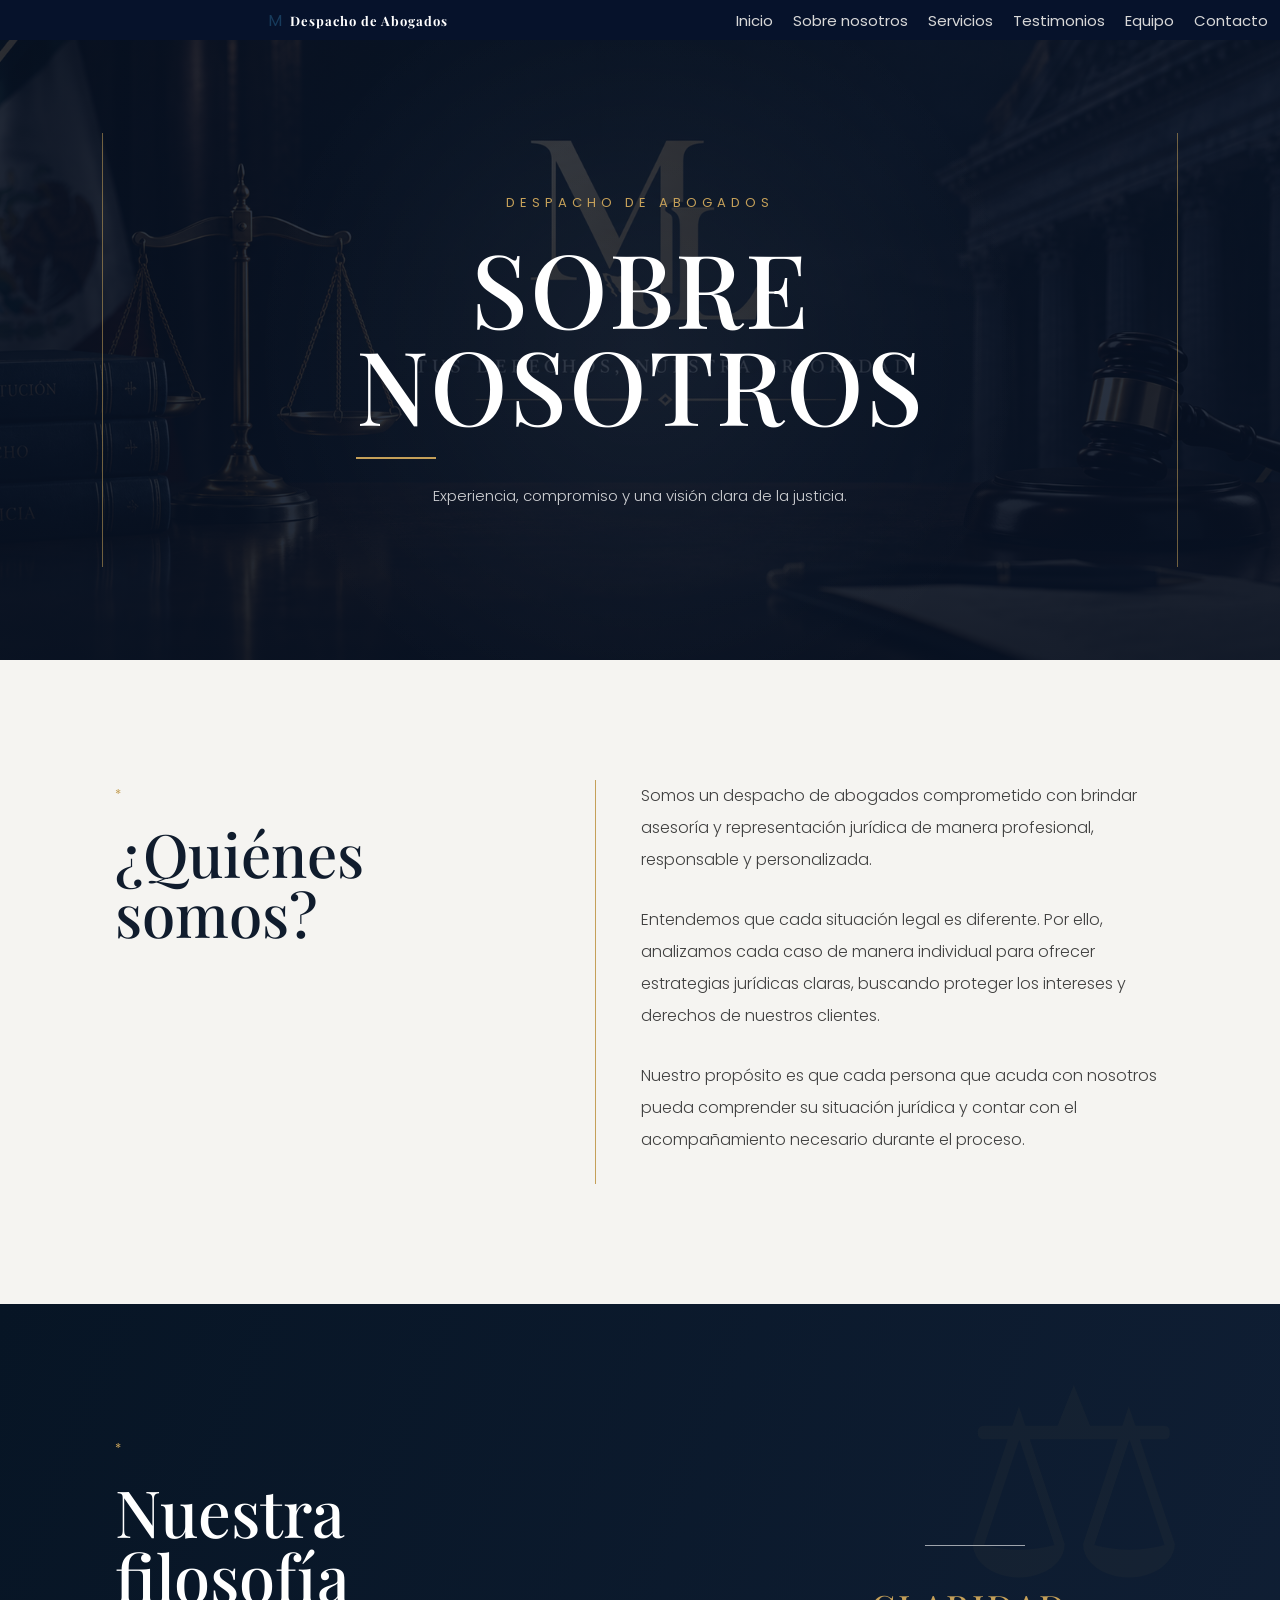
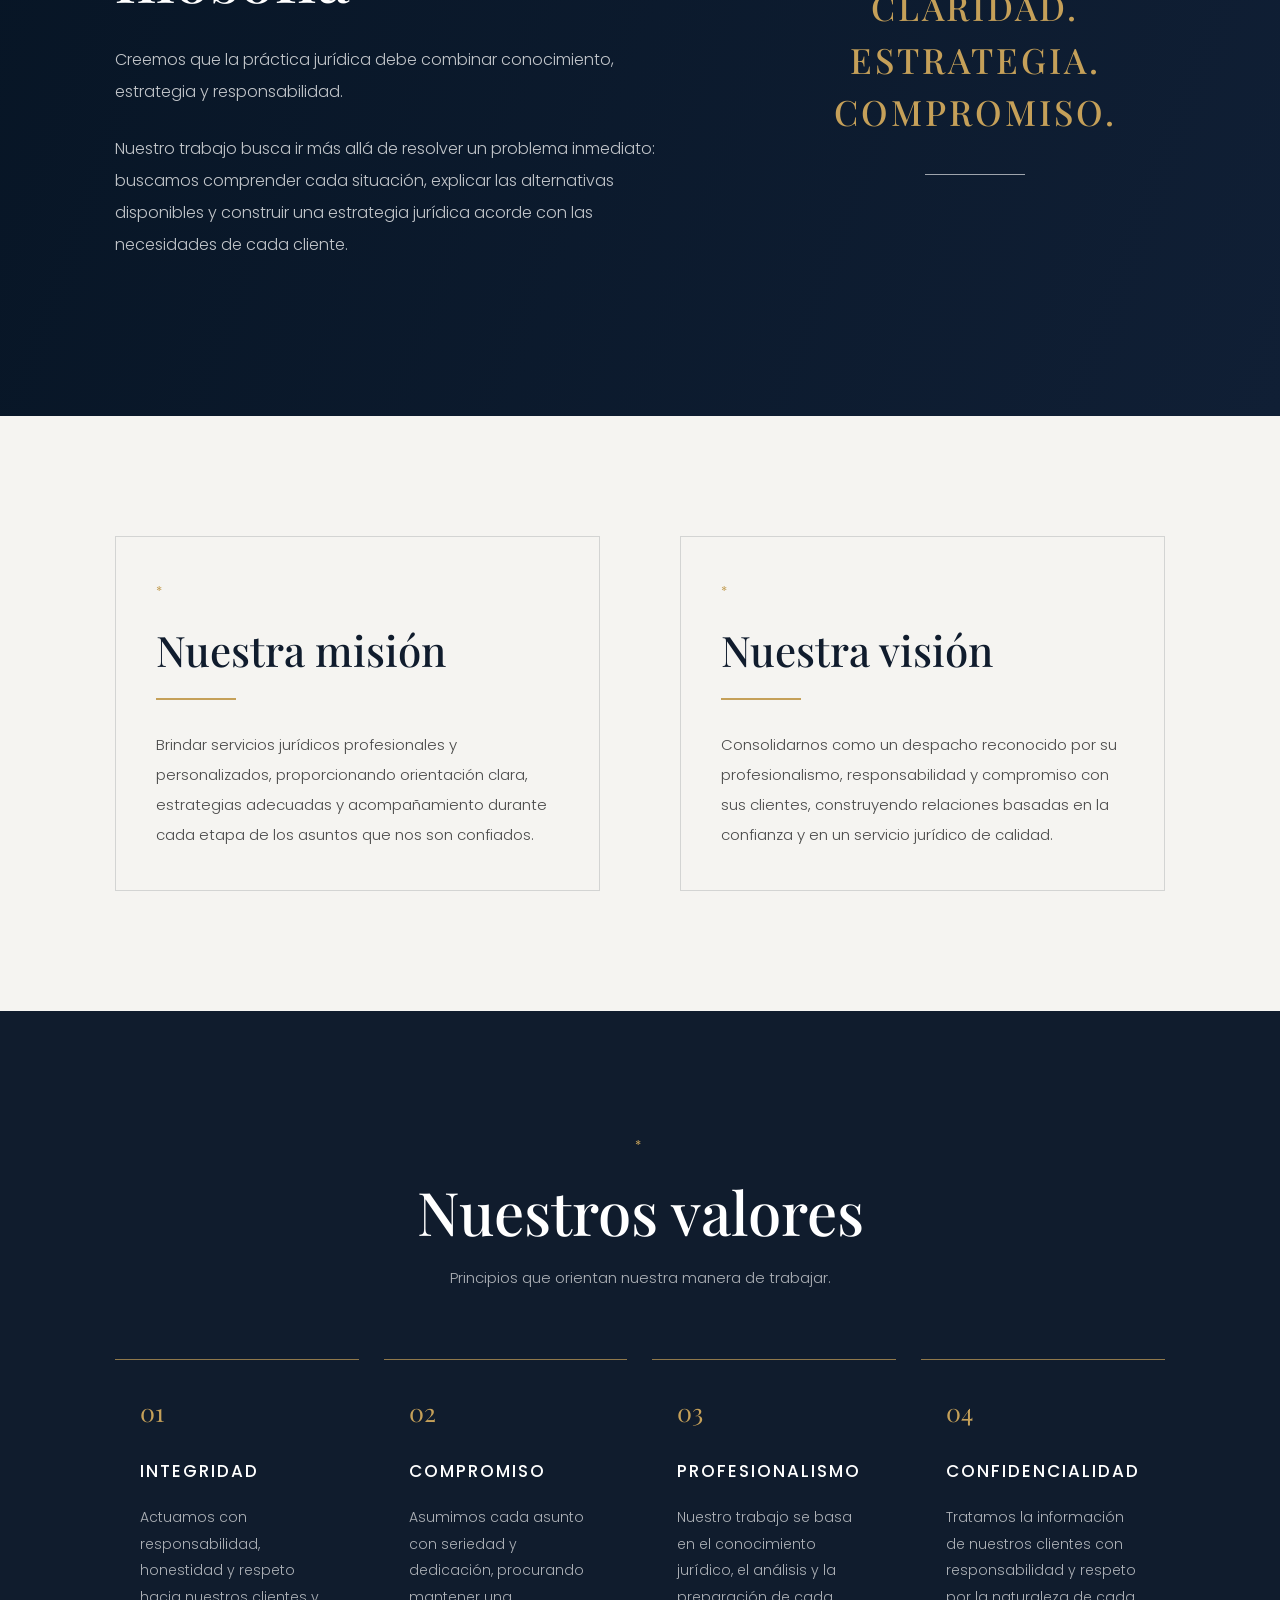
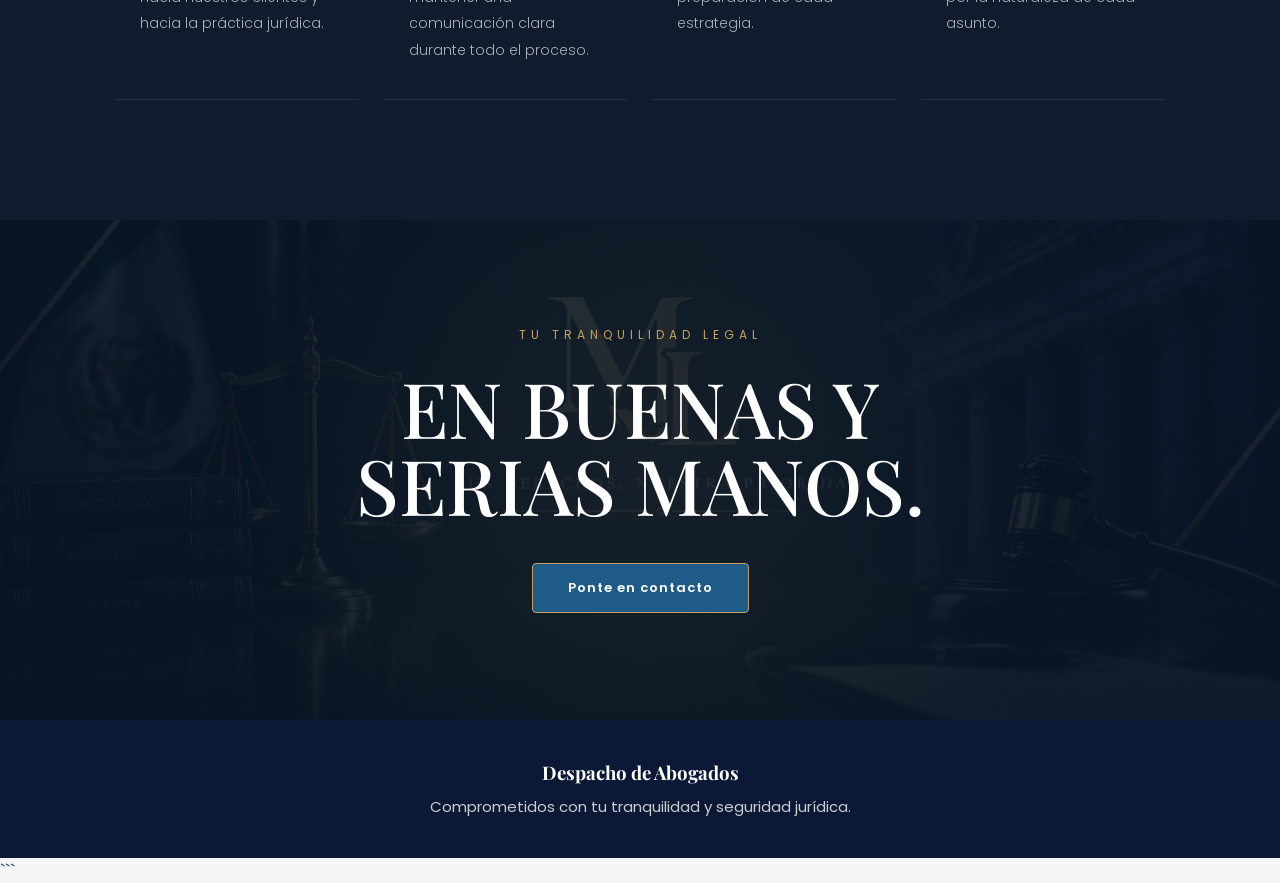
<file: sobrenosotros.html>
<!DOCTYPE html>
<html lang="es">
<head>

    <meta charset="UTF-8">
    <meta name="viewport" content="width=device-width, initial-scale=1.0">

    <title>Sobre Nosotros | Despacho de Abogados</title>

    <link rel="stylesheet" href="stylesabogacia.css">

    <!-- Fuente -->
    <link rel="preconnect" href="https://fonts.googleapis.com">
    <link rel="preconnect" href="https://fonts.gstatic.com" crossorigin>

    <link href="https://fonts.googleapis.com/css2?family=Playfair+Display:wght@400;500;600;700&family=Poppins:wght@300;400;500&display=swap" rel="stylesheet">

</head>

<body>

    <!-- ================= NAVBAR ================= -->

    <header>

        <nav class="navbar">

            <div class="logo">

                <div class="logo-imagen">
                    M
                </div>

                <h2>Despacho de Abogados</h2>

            </div>


            <ul class="menu">

                <li>
                    <a href="index.html">Inicio</a>
                </li>

                <li>
                    <a href="sobre-nosotros.html" class="activo">
                        Sobre nosotros
                    </a>
                </li>

                <li>
                    <a href="serviciosnuestros.html">
                        Servicios
                    </a>
                </li>

                <li>
                    <a href="index.html#testimonios">
                        Testimonios
                    </a>
                </li>

                <li>
                    <a href="index.html#equipo">
                        Equipo
                    </a>
                </li>

                <li>
                    <a href="contacto.html">
                        Contacto
                    </a>
                </li>

            </ul>

        </nav>

    </header>


    <!-- ================= PORTADA ================= -->

    <section class="sobre-hero">

        <div class="sobre-hero-overlay"></div>

        <div class="sobre-hero-contenido">

            <p class="sobre-etiqueta">
                DESPACHO DE ABOGADOS
            </p>

            <h1>
                SOBRE<br>
                NOSOTROS
            </h1>

            <div class="linea-dorada"></div>

            <p>
                Experiencia, compromiso y una visión clara de la justicia.
            </p>

        </div>

    </section>


    <!-- ================= QUIÉNES SOMOS ================= -->

    <section class="quienes-somos">

        <div class="contenedor sobre-contenedor">

            <div class="sobre-titulo">

                <span>*</span>

                <h2>
                    ¿Quiénes<br>
                    somos?
                </h2>

            </div>


            <div class="sobre-texto">

                <p>
                    Somos un despacho de abogados comprometido con brindar
                    asesoría y representación jurídica de manera profesional,
                    responsable y personalizada.
                </p>

                <p>
                    Entendemos que cada situación legal es diferente. Por ello,
                    analizamos cada caso de manera individual para ofrecer
                    estrategias jurídicas claras, buscando proteger los
                    intereses y derechos de nuestros clientes.
                </p>

                <p>
                    Nuestro propósito es que cada persona que acuda con nosotros
                    pueda comprender su situación jurídica y contar con el
                    acompañamiento necesario durante el proceso.
                </p>

            </div>

        </div>

    </section>


    <!-- ================= NUESTRA FILOSOFÍA ================= -->

    <section class="filosofia">

        <div class="contenedor filosofia-contenedor">

            <div class="filosofia-texto">

                <span>*</span>

                <h2>
                    Nuestra<br>
                    filosofía
                </h2>

                <p>
                    Creemos que la práctica jurídica debe combinar conocimiento,
                    estrategia y responsabilidad.
                </p>

                <p>
                    Nuestro trabajo busca ir más allá de resolver un problema
                    inmediato: buscamos comprender cada situación, explicar las
                    alternativas disponibles y construir una estrategia jurídica
                    acorde con las necesidades de cada cliente.
                </p>

            </div>


            <div class="filosofia-frase">

                <div class="linea-blanca"></div>

                <h3>
                    CLARIDAD.<br>
                    ESTRATEGIA.<br>
                    COMPROMISO.
                </h3>

                <div class="linea-blanca"></div>

            </div>

        </div>

    </section>


    <!-- ================= MISIÓN Y VISIÓN ================= -->

    <section class="mision-vision">

        <div class="contenedor mv-contenedor">


            <div class="mv-bloque">

                <span>*</span>

                <h2>
                    Nuestra misión
                </h2>

                <div class="linea-dorada"></div>

                <p>
                    Brindar servicios jurídicos profesionales y personalizados,
                    proporcionando orientación clara, estrategias adecuadas y
                    acompañamiento durante cada etapa de los asuntos que nos son
                    confiados.
                </p>

            </div>


            <div class="mv-bloque">

                <span>*</span>

                <h2>
                    Nuestra visión
                </h2>

                <div class="linea-dorada"></div>

                <p>
                    Consolidarnos como un despacho reconocido por su
                    profesionalismo, responsabilidad y compromiso con sus
                    clientes, construyendo relaciones basadas en la confianza
                    y en un servicio jurídico de calidad.
                </p>

            </div>


        </div>

    </section>


    <!-- ================= VALORES ================= -->

    <section class="valores">

        <div class="contenedor">

            <div class="valores-encabezado">

                <span>*</span>

                <h2>
                    Nuestros valores
                </h2>

                <p>
                    Principios que orientan nuestra manera de trabajar.
                </p>

            </div>


            <div class="valores-grid">


                <div class="valor">

                    <div class="valor-numero">
                        01
                    </div>

                    <h3>
                        INTEGRIDAD
                    </h3>

                    <p>
                        Actuamos con responsabilidad, honestidad y respeto
                        hacia nuestros clientes y hacia la práctica jurídica.
                    </p>

                </div>


                <div class="valor">

                    <div class="valor-numero">
                        02
                    </div>

                    <h3>
                        COMPROMISO
                    </h3>

                    <p>
                        Asumimos cada asunto con seriedad y dedicación,
                        procurando mantener una comunicación clara durante
                        todo el proceso.
                    </p>

                </div>


                <div class="valor">

                    <div class="valor-numero">
                        03
                    </div>

                    <h3>
                        PROFESIONALISMO
                    </h3>

                    <p>
                        Nuestro trabajo se basa en el conocimiento jurídico,
                        el análisis y la preparación de cada estrategia.
                    </p>

                </div>


                <div class="valor">

                    <div class="valor-numero">
                        04
                    </div>

                    <h3>
                        CONFIDENCIALIDAD
                    </h3>

                    <p>
                        Tratamos la información de nuestros clientes con
                        responsabilidad y respeto por la naturaleza de cada
                        asunto.
                    </p>

                </div>


            </div>

        </div>

    </section>


    <!-- ================= CIERRE ================= -->

    <section class="sobre-cierre">

        <div class="sobre-cierre-overlay"></div>

        <div class="sobre-cierre-contenido">

            <p>
                TU TRANQUILIDAD LEGAL
            </p>

            <h2>
                EN BUENAS Y<br>
                SERIAS MANOS.
            </h2>

            <a href="index.html#contacto" class="boton-contacto-final">
                Ponte en contacto
            </a>

        </div>

    </section>


    <!-- ================= FOOTER ================= -->

    <footer>

        <h3>
            Despacho de Abogados
        </h3>

        <p>
            Comprometidos con tu tranquilidad y seguridad jurídica.
        </p>

    </footer>

</body>
</html>
```
</file>
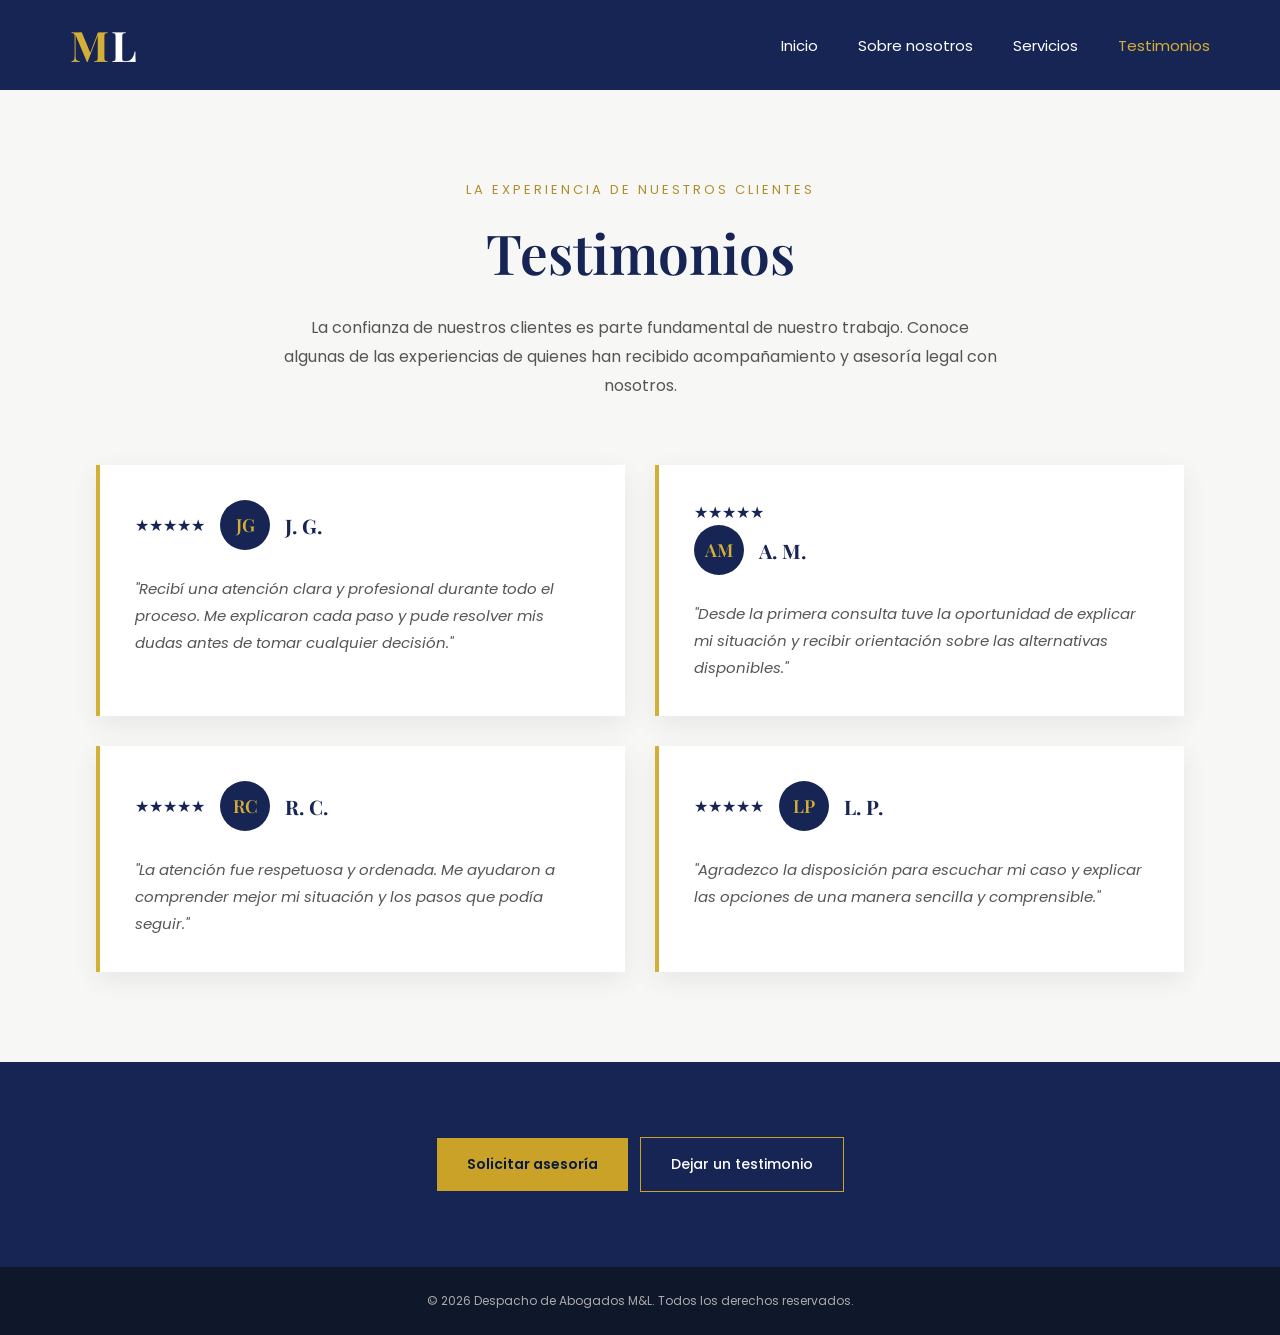
<file: testimonios.html>
<!DOCTYPE html>
<html lang="es">

<head>

    <meta charset="UTF-8">
    <meta name="viewport" content="width=device-width, initial-scale=1.0">

    <title>Testimonios | Despacho de Abogados</title>

    <link rel="stylesheet" href="testimonios.css">

    <!-- Fuente -->
    <link rel="preconnect" href="https://fonts.googleapis.com">
    <link rel="preconnect" href="https://fonts.gstatic.com" crossorigin>
    <link href="https://fonts.googleapis.com/css2?family=Playfair+Display:wght@500;600;700&family=Poppins:wght@300;400;500;600&display=swap" rel="stylesheet">

</head>

<script>

document.addEventListener("DOMContentLoaded", function () {

    const abrirTestimonio =
        document.getElementById("abrirTestimonio");

    const cerrarTestimonio =
        document.getElementById("cerrarTestimonio");

    const terminosTestimonio =
        document.getElementById("terminosTestimonio");

    const continuarTestimonio =
        document.getElementById("continuarTestimonio");

    const aceptarTerminos =
        document.getElementById("aceptarTerminos");


    // ========================================
    // ABRIR TÉRMINOS
    // ========================================

    abrirTestimonio.addEventListener("click", function () {

        terminosTestimonio.classList.add("mostrar");

        document.body.style.overflow = "hidden";

    });


    // ========================================
    // CERRAR TÉRMINOS
    // ========================================

    cerrarTestimonio.addEventListener("click", function () {

        terminosTestimonio.classList.remove("mostrar");

        document.body.style.overflow = "";

    });


    // ========================================
    // CONTINUAR
    // ========================================

    continuarTestimonio.addEventListener("click", function () {

        if (!aceptarTerminos.checked) {

            alert(
                "Debes leer y aceptar los términos antes de continuar."
            );

            return;

        }


        /*
         * Por ahora solamente mostramos un aviso.
         * En el siguiente paso agregaremos la
         * verificación mediante folio.
         */

        alert(
            "Términos aceptados. Ahora continuaremos con la verificación de tu folio."
        );

    });

});

</script>

<body>

    <!-- ================= ENCABEZADO ================= -->

    <header class="encabezado">

        <div class="logo">

            <span class="logo-m">M</span>
            <span class="logo-l">L</span>

        </div>

        <nav class="navegacion">

            <a href="index.html">Inicio</a>

            <a href="sobrenosotros.html">Sobre nosotros</a>

            <a href="serviciosnuestros.html">Servicios</a>

            <a href="testimonios.html" class="activo">Testimonios</a>

        </nav>

    </header>


    <!-- ================= PRESENTACIÓN ================= -->

    <main>

        <section class="presentacion-testimonios">

            <p class="subtitulo">LA EXPERIENCIA DE NUESTROS CLIENTES</p>

            <h1>Testimonios</h1>

            <p class="descripcion">

                La confianza de nuestros clientes es parte fundamental
                de nuestro trabajo. Conoce algunas de las experiencias
                de quienes han recibido acompañamiento y asesoría legal
                con nosotros.

            </p>

        </section>


        <!-- ================= TESTIMONIOS ================= -->

        <section class="seccion-testimonios">

            <div class="testimonio">

                <div class="cliente">
                    <div class="estrellas">
    ★★★★★
</div>

                    <div class="iniciales">JG</div>

                    <div>

                        <h2>J. G.</h2>

                        

                    </div>

                </div>

                <p class="texto-testimonio">

                    "Recibí una atención clara y profesional durante todo
                    el proceso. Me explicaron cada paso y pude resolver
                    mis dudas antes de tomar cualquier decisión."

                </p>

            </div>


            <div class="testimonio">
                <div class="estrellas">
    ★★★★★
</div>

                <div class="cliente">

                    <div class="iniciales">AM</div>

                    <div>

                        <h2>A. M.</h2>

                        

                    </div>

                </div>

                <p class="texto-testimonio">

                    "Desde la primera consulta tuve la oportunidad de
                    explicar mi situación y recibir orientación sobre
                    las alternativas disponibles."

                </p>

            </div>


            <div class="testimonio">

                <div class="cliente">
                    <div class="estrellas">
    ★★★★★
</div>

                    <div class="iniciales">RC</div>

                    <div>

                        <h2>R. C.</h2>

                        

                    </div>

                </div>

                <p class="texto-testimonio">

                    "La atención fue respetuosa y ordenada. Me ayudaron
                    a comprender mejor mi situación y los pasos que
                    podía seguir."

                </p>

            </div>


            <div class="testimonio">

                <div class="cliente">
                    <div class="estrellas">
    ★★★★★
</div>

                    <div class="iniciales">LP</div>

                    <div>

                        <h2>L. P.</h2>

                        

                    </div>

                </div>

                <p class="texto-testimonio">

                    "Agradezco la disposición para escuchar mi caso y
                    explicar las opciones de una manera sencilla y
                    comprensible."

                </p>

            </div>

        </section>


        <!-- ================= CIERRE ================= -->

        <section class="llamada-accion">

           <div class="botones-cierre">

    <a href="serviciosnuestros.html" class="boton-asesoria">
        Solicitar asesoría
    </a>

    <button type="button" class="boton-testimonio" id="abrirTestimonio">
        Dejar un testimonio
    </button>

</div>
        </section>

        <!-- ================= TÉRMINOS PARA TESTIMONIO ================= -->

<section class="terminos-testimonio" id="terminosTestimonio">

    <div class="tarjeta-terminos">

        <p class="subtitulo">
            <h1>Términos y condiciones para el envío y publicación de testimonios</h1>
        </p>

        <h2>
            Antes de continuar
        </h2>

        <p>
            Para enviar un testimonio será necesario verificar
            que la persona haya recibido atención o asesoría
            por parte del despacho mediante su folio de solicitud.
        </p>

        <p>
            Términos y condiciones para el envío y publicación de testimonios<br>

Al enviar un testimonio, la persona usuaria declara que la información proporcionada corresponde a su propia experiencia y que cuenta con autorización para compartirla.<br>

1. Verificación del usuario
Para enviar un testimonio será necesario proporcionar y verificar el folio correspondiente a una solicitud o atención registrada ante el despacho. La verificación tiene como finalidad confirmar que el testimonio proviene de una persona relacionada con el servicio señalado y evitar publicaciones fraudulentas.<br>

2. Autorización de publicación
El envío de un testimonio no implica su publicación automática. El despacho podrá revisar previamente el contenido y decidir si cumple con los presentes términos.

La publicación requerirá autorización expresa de la persona usuaria. Esta autorización se limita a la publicación del testimonio en los medios digitales oficiales del despacho, conforme a la opción de identidad seleccionada por la persona usuaria.<br>

3. Forma de identificación
La persona usuaria podrá elegir entre:<br>

Publicar utilizando únicamente sus iniciales.<br>
Publicar de forma anónima.<br><br>

El despacho no publicará el nombre completo de la persona como parte del testimonio cuando ésta haya elegido utilizar iniciales o permanecer anónima.<br>

4. Revisión del contenido
El despacho podrá rechazar, retirar o solicitar modificaciones a testimonios que contengan información falsa, ofensiva, ilegal, datos personales de terceros, información confidencial, contenido que pueda afectar derechos de otras personas o cualquier material que no sea apropiado para su publicación.

La revisión podrá incluir correcciones de ortografía, redacción y formato, procurando no alterar el sentido de la experiencia expresada por la persona usuaria.<br>

5. Información confidencial
La persona usuaria se compromete a no incluir en su testimonio información confidencial de su propio expediente, datos personales de terceros, documentos, números de identificación, domicilios, teléfonos, información médica, información financiera o cualquier otro dato cuya publicación pueda afectar derechos de terceros.<br>

6. Retiro del testimonio
La persona que haya autorizado la publicación podrá solicitar posteriormente el retiro de su testimonio mediante los medios de contacto establecidos por el despacho. La solicitud será atendida conforme a la legislación aplicable y a las condiciones del aviso de privacidad.<br>

7. Protección de datos personales
Los datos personales proporcionados durante el proceso de verificación y envío serán tratados únicamente para las finalidades informadas por el despacho y conforme a su Aviso de Privacidad. La persona titular podrá ejercer los derechos que le correspondan respecto de sus datos personales conforme a la legislación aplicable.<br>

8. Publicación
El envío de un testimonio no garantiza su publicación. El despacho podrá determinar que un testimonio no sea publicado cuando no cumpla con estos términos o cuando existan razones relacionadas con la protección de la privacidad, seguridad, derechos de terceros o integridad del sitio.
<br>
9. Responsabilidad sobre el contenido
La persona usuaria será responsable de que el contenido que proporcione sea veraz respecto de su propia experiencia y de contar con los derechos o autorizaciones necesarios para incluir cualquier información de terceros.
<br>
10. Personas menores de edad
Cuando resulte legalmente necesario, el envío y publicación de testimonios de personas menores de edad deberá contar con la autorización de quien ejerza legalmente la patria potestad o tutela.
<br>
11. Aceptación
Al marcar la casilla de aceptación y continuar con el proceso, la persona usuaria manifiesta que ha leído estos términos, comprende su contenido y autoriza, de manera expresa, el tratamiento y publicación de su testimonio en los términos seleccionados.
        </p>

        <p>
            Podrás elegir cómo deseas aparecer en la publicación:
        </p>

        <div class="opciones-identidad">

            <label>
                <input type="radio" name="identidadTestimonio" value="iniciales" checked>
                Publicar con mis iniciales
            </label>

            <label>
                <input type="radio" name="identidadTestimonio" value="anonimo">
                Prefiero aparecer como anónimo
            </label>

        </div>

        <label class="aceptar-terminos">

            <input type="checkbox" id="aceptarTerminos">

            <span>
                He leído y acepto los términos anteriores y
                autorizo la publicación de mi testimonio.
            </span>

        </label>

        <div class="acciones-terminos">

            <button type="button" id="continuarTestimonio">
                Continuar
            </button>

            <button type="button" id="cerrarTestimonio">
                Cancelar
            </button>

        </div>

    </div>

</section>

    </main>


    <!-- ================= FOOTER ================= -->

    <footer class="pie-pagina">

        <p>© 2026 Despacho de Abogados M&L. Todos los derechos reservados.</p>

    </footer>


</body>

</html>
</file>
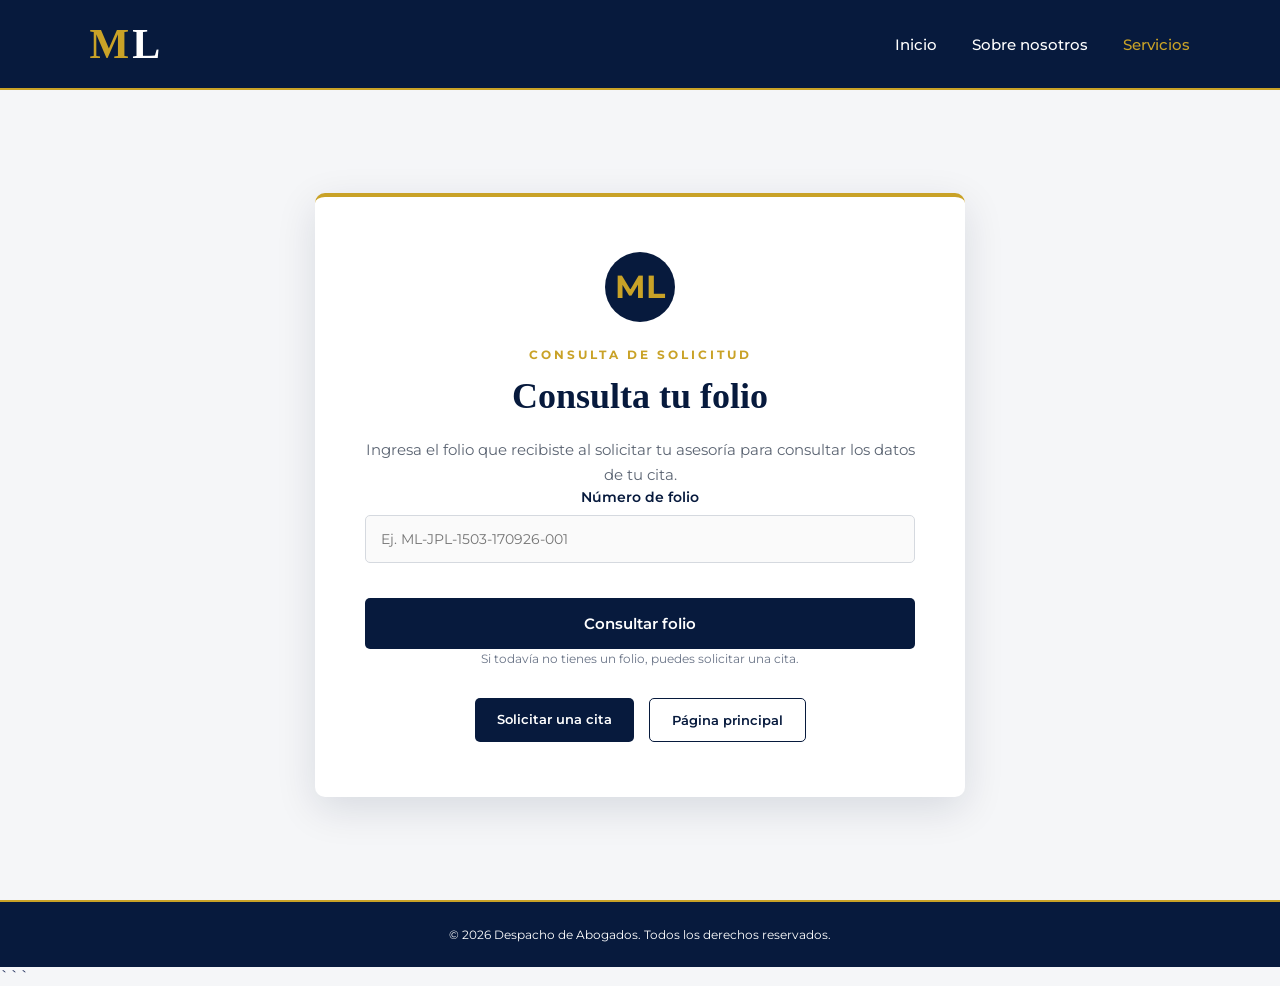
<file: yatengofolio.html>
<!DOCTYPE html>
<html lang="es">

<head>

    <meta charset="UTF-8">

    <meta name="viewport" content="width=device-width, initial-scale=1.0">

    <title>Consultar Folio</title>

    <link rel="stylesheet" href="stylecita.css">

    <link rel="preconnect" href="https://fonts.googleapis.com">

    <link rel="preconnect" href="https://fonts.gstatic.com" crossorigin>

    <link
        href="https://fonts.googleapis.com/css2?family=Montserrat:wght@400;500;600;700&display=swap"
        rel="stylesheet"
    >

</head>


<body>


<header class="encabezado">

    <div class="logo">

        <span class="logo-m">M</span>

        <span class="logo-l">L</span>

    </div>


    <nav class="navegacion">

        <a href="index.html">
            Inicio
        </a>

        <a href="sobrenosotros.html">
            Sobre nosotros
        </a>

        <a href="serviciosnuestros.html" class="activo">
            Servicios
        </a>

    </nav>

</header>



<main class="pagina-folio">


    <section class="tarjeta-folio">


        <div class="icono-folio">
            ML
        </div>


        <p class="subtitulo-folio">
            CONSULTA DE SOLICITUD
        </p>


        <h1>
            Consulta tu folio
        </h1>


        <p class="mensaje-folio">
            Ingresa el folio que recibiste al solicitar tu
            asesoría para consultar los datos de tu cita.
        </p>



        <!-- FORMULARIO DE FOLIO -->

        <form id="formularioFolio">


            <div class="campo-formulario">

                <label for="folio">
                    Número de folio
                </label>

                <input
                    type="text"
                    id="folio"
                    name="folio"
                    placeholder="Ej. ML-JPL-1503-170926-001"
                    required
                    autocomplete="off"
                >

            </div>


            <div class="boton-formulario">

                <button type="submit">
                    Consultar folio
                </button>

            </div>


        </form>



        <!-- RESULTADO -->

        <div
            id="resultadoFolio"
            class="resultado-folio"
            style="display:none;"
        >


            <div class="contenedor-numero-folio">

                <span>
                    FOLIO
                </span>

                <strong id="folioResultado">
                    -
                </strong>

            </div>



            <div class="datos-cita-folio">


                <div class="dato-cita">

                    <span>
                        SOLICITANTE
                    </span>

                    <strong id="resultadoNombre">
                        -
                    </strong>

                </div>



                <div class="dato-cita">

                    <span>
                        FECHA DE LA CITA
                    </span>

                    <strong id="resultadoFecha">
                        -
                    </strong>

                </div>



                <div class="dato-cita">

                    <span>
                        HORA DE LA CITA
                    </span>

                    <strong id="resultadoHora">
                        -
                    </strong>

                </div>


            </div>


        </div>



        <!-- MENSAJE DE ERROR -->

        <p
            id="mensajeErrorFolio"
            class="mensaje-error-folio"
            style="display:none;"
        >
            El folio no fue encontrado.
        </p>



        <p class="aviso-folio">

            Si todavía no tienes un folio,
            puedes solicitar una cita.

        </p>



        <div class="acciones-folio">


            <a
                href="cita.html"
                class="boton-folio principal"
            >
                Solicitar una cita
            </a>


            <a
                href="index.html"
                class="boton-folio secundario"
            >
                Página principal
            </a>


        </div>


    </section>


</main>



<footer class="pie-pagina">

    <p>
        © 2026 Despacho de Abogados.
        Todos los derechos reservados.
    </p>

</footer>



<script>


// ========================================
// FORMULARIO DE CONSULTA
// ========================================

document
.getElementById("formularioFolio")
.addEventListener("submit", function(event) {

    event.preventDefault();


    // ========================================
    // OBTENER FOLIO INGRESADO
    // ========================================

    const folioIngresado =
        document
        .getElementById("folio")
        .value
        .trim()
        .toUpperCase();


    // ========================================
    // OBTENER FOLIO GUARDADO
    // ========================================

    const folioGuardado =
        localStorage.getItem("folioActual");


    // ========================================
    // ELEMENTOS
    // ========================================

    const resultado =
        document.getElementById("resultadoFolio");

    const error =
        document.getElementById("mensajeErrorFolio");


    // ========================================
    // OCULTAR MENSAJES
    // ========================================

    resultado.style.display = "none";

    error.style.display = "none";


    // ========================================
    // COMPROBAR FOLIO
    // ========================================

    if (
        folioGuardado &&
        folioIngresado === folioGuardado.toUpperCase()
    ) {


        // ------------------------------------
        // OBTENER DATOS
        // ------------------------------------

        const nombre =
            localStorage.getItem("nombreCita");

        const fecha =
            localStorage.getItem("fechaCita");

        const hora =
            localStorage.getItem("horaCita");


        // ------------------------------------
        // MOSTRAR FOLIO
        // ------------------------------------

        document
        .getElementById("folioResultado")
        .textContent =
            folioGuardado;


        // ------------------------------------
        // MOSTRAR NOMBRE
        // ------------------------------------

        document
        .getElementById("resultadoNombre")
        .textContent =
            nombre || "No disponible";


        // ------------------------------------
        // FORMATEAR FECHA
        // ------------------------------------

        if (fecha) {

            const partes =
                fecha.split("-");


            const año =
                partes[0];

            const mes =
                parseInt(partes[1]);

            const dia =
                parseInt(partes[2]);


            const meses = [

                "enero",
                "febrero",
                "marzo",
                "abril",
                "mayo",
                "junio",
                "julio",
                "agosto",
                "septiembre",
                "octubre",
                "noviembre",
                "diciembre"

            ];


            document
            .getElementById("resultadoFecha")
            .textContent =
                `${dia} de ${meses[mes - 1]} de ${año}`;

        }


        // ------------------------------------
        // FORMATEAR HORA
        // ------------------------------------

        if (hora) {

            const partesHora =
                hora.split(":");


            let horas =
                parseInt(partesHora[0]);

            const minutos =
                partesHora[1];


            const periodo =
                horas >= 12 ? "PM" : "AM";


            if (horas === 0) {

                horas = 12;

            }
            else if (horas > 12) {

                horas -= 12;

            }


            document
            .getElementById("resultadoHora")
            .textContent =
                `${horas}:${minutos} ${periodo}`;

        }


        // ------------------------------------
        // MOSTRAR RESULTADO
        // ------------------------------------

        resultado.style.display = "block";


    }
    else {


        // ====================================
        // FOLIO NO ENCONTRADO
        // ====================================

        error.style.display = "block";

    }

});


</script>


</body>

</html>
```
</file>
<file: stylesabogacia.css>
/* =========================================
   CONFIGURACIÓN GENERAL
========================================= */

:root {
    --azul-marino: #0B1F33;
    --azul-profundo: #102A43;
    --azul-medio: #1E4B6D;

    --dorado: #B89B5E;
    --dorado-claro: #D4AF6A;

    --blanco: #FFFFFF;
    --blanco-suave: #F5F5F3;

    --gris-claro: #E9E9E7;
    --gris-texto: #4A4A4A;

    --negro: #111111;
}

*{
    margin: 0;
    padding: 0;
    box-sizing: border-box;
}


html{
    scroll-behavior: smooth;
}


body{
    font-family: 'Poppins', sans-serif;
    background-color: #f5f5f5;
    color: #173b5c;
}


h1,
h2,
h3{
    font-family: 'Playfair Display', serif;
}


/* =========================================
   NAVBAR
========================================= */

header{
    width: 120%;
    
    background-color: #06122b;

}


.navbar{
    width: 900%;
    max-width: 1000px;

    margin: auto;

    height: 40px;

    display: flex;
    align-items: center;
    justify-content: space-between;
}


/* LOGO */

.logo{
    display: flex;
    align-items: center;
    gap: 8px;
}


.logo-cuadro{
    width: 38px;
    height: 38px;

    background-color: #eeeeee;

    display: flex;
    justify-content: center;
    align-items: center;

    font-family: 'Playfair Display', serif;
    font-size: 25px;
    font-weight: bold;

    color: #b89b56;

    border: 1px solid #c7c7c7;
}


.logo h2{
    color: white;

    font-size: 13px;

    letter-spacing: 1px;
}


/* MENÚ */

.menu{
    display: flex;
    list-style: none;
    gap: 20px;
}


.menu li a{
    text-decoration: none;

    color: #d8d8d8;

    font-size: 15px;

    transition: 0.3s;
}


.menu li a:hover{
    color: #1d5c88;
}


/* =========================================
   PORTADA
========================================= */

.hero{
    position: relative;

    height: 155px;

    background-image: url("imagenes/fondo.jpg");

    background-size: cover;
    background-position: center;

    display: flex;
    align-items: center;
}


.hero-overlay{
    position: absolute;

    top: 0;
    left: 0;

    width: 100%;
    height: 100%;

    background-color: rgba(0, 0, 0, 0.70);
}


.hero-contenido{
    position: relative;

    width: 100%;
    max-width: 900px;

    margin: auto;
}


.hero h1{

    color: white;

    font-size: 38px;

    letter-spacing: 1px;

    font-weight: 600;

    text-shadow: 1px 1px 4px black;
}


/* =========================================
   PRESENTACIÓN
========================================= */

.presentacion{

    background-color: #f3f3f5;

    padding-top: 75px;
    padding-bottom: 50px;

    min-height: 480px;
}


.contenedor{

    width: 100%;
    max-width: 1050px;

    margin: auto;
}


/* FILA SUPERIOR */

.fila-superior{

    display: grid;

    grid-template-columns: 1fr 1fr;

    gap: 80px;

    align-items: start;
}


/* TÍTULO */

.titulo-presentacion h2{

    font-size: 40px;

    line-height: 1.25;

    color: #244968;

    font-weight: 600;
}


/* DESCRIPCIÓN */

.descripcion-presentacion{

    padding-top: 2px;
}


.descripcion-presentacion p{

    font-size: 19px;

    line-height: 1.7;

    color: #3e4d59;

    margin-bottom: 10px;
}


/* BOTÓN */

.boton{

    display: inline-block;

    margin-top: 10px;

    padding: 10px 24px;

    background-color: #1e4b6d;

    color: white;

    text-decoration: none;

    font-size: 14px;

    font-weight: 500;

    border-radius: 2px;

    transition: 0.3s;
}


.boton:hover{

    background-color: #12334d;

    transform: translateY(-2px);
}
/* CONTENIDO DEL ACORDEÓN */

.acordeon-contenido{

    max-height: 0;

    overflow: hidden;

    opacity: 0;

    padding: 0 8px;

    transition: 
        max-height 0.5s ease,
        opacity 0.4s ease,
        padding 0.4s ease;

}


/* CUANDO EL ACORDEÓN ESTÁ ABIERTO */

.acordeon-item.activo .acordeon-contenido{

    max-height: 500px;

    opacity: 1;

    padding: 0 8px 15px 8px;

}

/* IMAGEN */

.imagen-presentacion { 
    width: 1800px; 
    max-width: 100%; 
    margin: 6px 0 8px 0; 
}

.imagen-presentacion img { 
    width: 100%; 
    height: 340px; 
    object-fit: cover; 
    border-radius: 8px; 
    display: block; 
}
/* =========================================EFECTO REVELADO DE IMAGEN========================================= */

.imagen-presentacion {
    overflow: hidden;
}

.imagen-presentacion img {
    width: 100%;
    height: 300px;
    object-fit: cover;
    border-radius: 8px;

    clip-path: inset(0 100% 0 0);

    animation: revelarImagen linear forwards;
    animation-timeline: view();
    animation-range: entry 10% cover 35%;

    transition: transform 0.6s ease;
}


/* REVELADO */

@keyframes revelarImagen {

    from {
        clip-path: inset(0 100% 0 0);
    }

    to {
        clip-path: inset(0 0 0 0);
    }

}


/* ZOOM MUY SUTIL AL PASAR EL MOUSE */

.imagen-presentacion img:hover {
    transform: scale(1.03);
}
/* =========================================
   SECCIÓN DEFENSA
========================================= */
/* =========================================
   ASESORÍA LEGAL INTEGRAL
========================================= */

.asesoria{

    background-color: #dadae2;

    padding: 55px 0 80px 0;

}


.asesoria-contenedor{

    display: grid;

    grid-template-columns: 1fr 1fr;

    gap: 80px;

    align-items: start;

}


/* TÍTULO */

.asesoria-titulo h2{

    font-size: 40px;

    color: #244968;

    font-weight: 600;

}


/* CONTENIDO */

.asesoria-contenido{

    width: 100%;

}


/* DESCRIPCIÓN */

.asesoria-descripcion{

    font: size 14px;
    line-height: 1.8;

    color: #46525b;

    margin-bottom: 10px;

}


/* =========================================
   ACORDEÓN
========================================= */

.acordeon{

    border: 1px dashed #aeb4b8;

    padding: 8px;

}


/* ITEM */

.acordeon-item{

    border-bottom: 1px solid #c5cbd0;

}


.acordeon-item:last-child{

    border-bottom: none;

}


/* BOTÓN DEL ACORDEÓN */

.acordeon-titulo{

    width: 100%;

    border: none;

    background: transparent;

    cursor: pointer;

    padding: 8px 5px;

    display: flex;

    justify-content: space-between;

    align-items: center;

    text-align: left;

    font-family: 'Poppins', sans-serif;

    font-size: 18px;

    color: #244968;

}


.icono{

    font-size: 16px;

    font-weight: 300;

    color: #65727c;

}


/* CONTENIDO */

.acordeon-contenido{

    padding: 0 5px 10px 5px;

}


.acordeon-contenido p{

    font-size: 16px;

    line-height: 1.8;

    color: #4d5962;

    margin-bottom: 6px;

}


/* ENLACE TODOS LOS SERVICIOS */

.todos-servicios{

   display: inline-block;

    margin-top: 45px;

    padding-bottom: 4px;

    border-bottom: 1px solid #244968;

    color: #244968;

    font-size: 17px;

    font-weight: 500;

    text-decoration: none;

    transition: 0.3s;


}
.todos-servicios:hover{

    transform: translateX(5px);

    color: #f1f6fa;

}

.todos-servicios span{

    margin-left: 8px;

    color: #1e4b6d;

    font-size: 20px;

}

.defensa{

    background-color: #e7eef5;

    padding: 55px 0;
}


.defensa-contenido{

    display: grid;

    grid-template-columns: 1fr 1fr;

    gap: 80px;
}


.defensa-titulo h2{

    font-size: 18px;

    color: #244968;

    margin-bottom: 15px;
}


.linea{

    width: 55px;

    height: 2px;

    background-color: #0d3855;
}


.defensa-texto p{

    font-size: 18px;

    line-height: 1.8;

    color: #5f6164;

    margin-bottom: 7px;
}


/* =========================================
   FOOTER
========================================= */

footer{

    background-color: #091633fb;

    color: white;

    text-align: center;

    padding: 40px;
}


footer h3{

    margin-bottom: 10px;
}


footer p{

    font-size: 15px;

    color: #cccccc;
}


/* =========================================
   RESPONSIVE
========================================= */

@media(max-width: 768px){


    .navbar{

        padding: 0 20px;
    }


    .menu{

        display: none;
    }


    .hero h1{

        font-size: 22px;

        padding: 0 25px;
    }


    .contenedor{

        padding: 0 25px;
    }


    .fila-superior{

        grid-template-columns: 1fr;

        gap: 35px;
    }


    .defensa-contenido{

        grid-template-columns: 1fr;

        gap: 30px;

        
    }


    .titulo-presentacion h2{

        font-size: 23px;
    }


}

/* =========================================
   OPINIONES DE CLIENTES
========================================= */

.opiniones{

    background-color: #e8eff6;

    min-height: 375px;

    padding: 50px 20px;

}


.opiniones-contenedor{

    max-width: 900px;

    margin: auto;

    text-align: center;

}


.opiniones h2{

    font-size: 26px;

    font-weight: 500;

    color: #244968;

    margin-bottom: 20px;

}


.opiniones-subtitulo{

    font-size: 17px;

    letter-spacing: 1px;

    color: #848c92;

    margin-bottom: 30px;

}



/* BOTÓN TESTIMONIOS */

.boton-testimonios{

    display: inline-block;

    margin-top: 45px;

    padding-bottom: 4px;

    border-bottom: 1px solid #244968;

    color: #123755;

    font-size: 17px;

    font-weight: 500;

    text-decoration: none;

    transition: 0.3s;

}


.boton-testimonios span{

    margin-left: 8px;

    font-size: 22px;

}


.boton-testimonios:hover{

    transform: translateX(5px);

    color: #47b1be;

}



/* =========================================
   CONTACTO FINAL
========================================= */

.contacto-final{

    position: relative;

    height: 320px;

    background-image: url("imagenes/fondocontactohover.jpeg");

    background-size: cover;

    background-position: center;

    display: flex;

    align-items: center;

    justify-content: center;

}


.contacto-overlay{

    position: absolute;

    inset: 0;

    background-color: rgba(0, 0, 0, 0.72);

}


.contacto-final-contenido{

    position: relative;

    z-index: 2;

    text-align: center;

}


.contacto-final h2{

    font-size: 40px;

    color: #f0f3f5;

    font-weight: 600;

    margin-bottom: 12px;

}


.linea-contacto{

    width: 70px;

    height: 2px;

    background-color: #17629a;

    margin: 0 auto 45px auto;

}


/* BOTÓN GRANDE */

.boton-contacto-final{

    display: inline-block;

    padding: 16px 35px;

    background-color: #1e5b89;

    color: white;

    text-decoration: none;

    font-size: 17px;

    font-weight: 600;

    border-radius: 4px;

    transition: 0.3s;

}


.boton-contacto-final:hover{

    background-color: #123e60;

    transform: translateY(-3px);

}


/* =============================================SOBRE NOSOTROS ========================================================= */


/* ================= PORTADA SOBRE NOSOTROS ================= */

.sobre-hero {

    min-height: 620px;

    position: relative;

    display: flex;

    align-items: center;

    justify-content: center;

    text-align: center;

    background:
        linear-gradient(
            rgba(8, 18, 35, 0.82),
            rgba(8, 18, 35, 0.90)
        ),
        url("imagenes/Images.png");

    background-size: cover;

    background-position: center;

    overflow: hidden;

}


/* Línea decorativa lateral */

.sobre-hero::before {

    content: "";

    position: absolute;

    left: 8%;

    top: 15%;

    height: 70%;

    width: 1px;

    background: rgba(197, 160, 89, 0.55);

}


/* Línea decorativa derecha */

.sobre-hero::after {

    content: "";

    position: absolute;

    right: 8%;

    top: 15%;

    height: 70%;

    width: 1px;

    background: rgba(197, 160, 89, 0.55);

}


.sobre-hero-overlay {

    position: absolute;

    inset: 0;

    background:
        radial-gradient(
            circle at center,
            rgba(255,255,255,0.05),
            transparent 55%
        );

}


.sobre-hero-contenido {

    position: relative;

    z-index: 2;

    max-width: 900px;

    padding: 40px;

    animation: aparecerSobre 1.2s ease forwards;

}


.sobre-etiqueta {

    font-family: 'Poppins', sans-serif;

    font-size: 13px;

    letter-spacing: 5px;

    color: #c5a059;

    margin-bottom: 25px;

}


.sobre-hero h1 {

    font-family: 'Playfair Display', serif;

    font-size: clamp(55px, 8vw, 105px);

    line-height: 0.95;

    font-weight: 500;

    color: white;

    margin: 0;

    letter-spacing: 2px;

}


.sobre-hero-contenido > p:last-child {

    font-family: 'Poppins', sans-serif;

    font-size: 15px;

    font-weight: 300;

    color: rgba(255,255,255,0.80);

    margin-top: 25px;

}


.linea-dorada {

    width: 80px;

    height: 2px;

    background: #c5a059;

    margin: 25px 0;

}


/* Animación de entrada */

@keyframes aparecerSobre {

    from {

        opacity: 0;

        transform: translateY(35px);

    }

    to {

        opacity: 1;

        transform: translateY(0);

    }

}



/* ================= QUIÉNES SOMOS ================= */

.quienes-somos {

    background: #f5f4f1;

    padding: 120px 0;

}


.sobre-contenedor {

    display: grid;

    grid-template-columns: 0.8fr 1.2fr;

    gap: 100px;

    align-items: start;

}


.sobre-titulo {

    position: relative;

}


.sobre-titulo span,
.filosofia-texto > span,
.mv-bloque > span,
.valores-encabezado > span {

    font-family: 'Poppins', sans-serif;

    font-size: 13px;

    letter-spacing: 4px;

    color: #c5a059;

}


.sobre-titulo h2 {

    font-family: 'Playfair Display', serif;

    font-size: 60px;

    line-height: 1;

    font-weight: 500;

    color: #101c2d;

    margin-top: 18px;

}


.sobre-texto {

    border-left: 1px solid #c5a059;

    padding-left: 45px;

}


.sobre-texto p {

    font-family: 'Poppins', sans-serif;

    font-size: 16px;

    line-height: 2;

    font-weight: 300;

    color: #404040;

    margin-bottom: 28px;

}



/* ================= FILOSOFÍA ================= */

.filosofia {

    position: relative;

    padding: 130px 0;

    background:
        linear-gradient(
            110deg,
            #071525,
            #101f35
        );

    overflow: hidden;

}


/* Decoración */

.filosofia::before {

    content: "⚖";

    position: absolute;

    right: 7%;

    top: 30px;

    font-size: 260px;

    color: rgba(197,160,89,0.035);

    font-family: serif;

}


.filosofia-contenedor {

    display: grid;

    grid-template-columns: 1.2fr 0.8fr;

    gap: 100px;

    align-items: center;

}


.filosofia-texto > span {

    color: #c5a059;

}


.filosofia-texto h2 {

    font-family: 'Playfair Display', serif;

    font-size: 65px;

    line-height: 1;

    font-weight: 500;

    color: white;

    margin: 20px 0 35px;

}


.filosofia-texto p {

    max-width: 700px;

    font-family: 'Poppins', sans-serif;

    font-size: 16px;

    line-height: 2;

    font-weight: 300;

    color: rgba(255,255,255,0.75);

    margin-bottom: 25px;

}


.filosofia-frase {

    display: flex;

    flex-direction: column;

    align-items: center;

    justify-content: center;

    text-align: center;

}


.filosofia-frase h3 {

    font-family: 'Playfair Display', serif;

    font-size: 35px;

    line-height: 1.5;

    font-weight: 500;

    letter-spacing: 3px;

    color: #c5a059;

    margin: 35px 0;

}


.linea-blanca {

    width: 100px;

    height: 1px;

    background: rgba(255,255,255,0.6);

}



/* ================= MISIÓN Y VISIÓN ================= */

.mision-vision {

    background: #f5f4f1;

    padding: 120px 0;

}


.mv-contenedor {

    display: grid;

    grid-template-columns: 1fr 1fr;

    gap: 80px;

}


.mv-bloque {

    padding: 40px;

    border: 1px solid rgba(16,28,45,0.15);

    position: relative;

    transition: transform 0.4s ease,
                box-shadow 0.4s ease;

}


.mv-bloque:hover {

    transform: translateY(-8px);

    box-shadow: 0 20px 40px rgba(0,0,0,0.08);

}


.mv-bloque h2 {

    font-family: 'Playfair Display', serif;

    font-size: 42px;

    font-weight: 500;

    color: #101c2d;

    margin: 20px 0;

}


.mv-bloque .linea-dorada {

    margin: 0 0 30px;

}


.mv-bloque p {

    font-family: 'Poppins', sans-serif;

    font-size: 15px;

    line-height: 2;

    font-weight: 300;

    color: #4a4a4a;

}



/* ================= VALORES ================= */

.valores {

    background: #101c2d;

    padding: 120px 0;

}


.valores-encabezado {

    text-align: center;

    margin-bottom: 70px;

}


.valores-encabezado > span {

    color: #c5a059;

}


.valores-encabezado h2 {

    font-family: 'Playfair Display', serif;

    font-size: 60px;

    font-weight: 500;

    color: white;

    margin: 15px 0;

}


.valores-encabezado p {

    font-family: 'Poppins', sans-serif;

    font-size: 15px;

    font-weight: 300;

    color: rgba(255,255,255,0.65);

}


.valores-grid {

    display: grid;

    grid-template-columns: repeat(4, 1fr);

    gap: 25px;

}


.valor {

    padding: 35px 25px;

    border-top: 1px solid rgba(197,160,89,0.7);

    border-bottom: 1px solid rgba(255,255,255,0.10);

    transition: all 0.4s ease;

}


.valor:hover {

    transform: translateY(-8px);

    border-top-color: white;

}


.valor-numero {

    font-family: 'Playfair Display', serif;

    font-size: 25px;

    color: #c5a059;

    margin-bottom: 30px;

}


.valor h3 {

    font-family: 'Poppins', sans-serif;

    font-size: 17px;

    letter-spacing: 2px;

    font-weight: 500;

    color: white;

    margin-bottom: 20px;

}


.valor p {

    font-family: 'Poppins', sans-serif;

    font-size: 14px;

    line-height: 1.9;

    font-weight: 300;

    color: rgba(255,255,255,0.65);

}



/* ================= CIERRE ================= */

.sobre-cierre {

    min-height: 500px;

    position: relative;

    display: flex;

    justify-content: center;

    align-items: center;

    text-align: center;

    background:
        linear-gradient(
            rgba(7,21,37,0.90),
            rgba(7,21,37,0.94)
        ),
        url("imagenes/Images.png");

    background-size: cover;

    background-position: center;

}


.sobre-cierre-overlay {

    position: absolute;

    inset: 0;

    background:
        radial-gradient(
            circle,
            rgba(197,160,89,0.08),
            transparent 60%
        );

}


.sobre-cierre-contenido {

    position: relative;

    z-index: 2;

}


.sobre-cierre-contenido > p {

    font-family: 'Poppins', sans-serif;

    font-size: 12px;

    letter-spacing: 5px;

    color: #c5a059;

    margin-bottom: 25px;

}


.sobre-cierre h2 {

    font-family: 'Playfair Display', serif;

    font-size: clamp(45px, 6vw, 80px);

    line-height: 1;

    font-weight: 500;

    color: white;

    margin-bottom: 40px;

}


.sobre-cierre .boton-contacto-final {

    display: inline-block;

    padding: 14px 35px;

    border: 1px solid #c5a059;

    color: white;

    text-decoration: none;

    font-family: 'Poppins', sans-serif;

    font-size: 13px;

    letter-spacing: 1px;

    transition: all 0.4s ease;

}


.sobre-cierre .boton-contacto-final:hover {

    background: #c5a059;

    color: #101c2d;

}



/* ================= RESPONSIVE ================= */

@media (max-width: 900px) {

    .sobre-contenedor,
    .filosofia-contenedor {

        grid-template-columns: 1fr;

        gap: 50px;

    }


    .mv-contenedor {

        grid-template-columns: 1fr;

    }


    .valores-grid {

        grid-template-columns: repeat(2, 1fr);

    }


    .sobre-titulo h2,
    .filosofia-texto h2 {

        font-size: 50px;

    }

}


@media (max-width: 600px) {

    .sobre-hero {

        min-height: 520px;

    }


    .sobre-hero::before,
    .sobre-hero::after {

        display: none;

    }


    .sobre-hero-contenido {

        padding: 25px;

    }


    .sobre-hero h1 {

        font-size: 50px;

    }


    .quienes-somos,
    .filosofia,
    .mision-vision,
    .valores {

        padding: 80px 20px;

    }


    .sobre-texto {

        padding-left: 25px;

    }


    .sobre-titulo h2,
    .filosofia-texto h2,
    .valores-encabezado h2 {

        font-size: 43px;

    }


    .mv-bloque {

        padding: 30px 25px;

    }


    .valores-grid {

        grid-template-columns: 1fr;

    }


    .filosofia-frase h3 {

        font-size: 28px;

    }

}

/* ========================================================= SERVICIOS=================== */


/* ================= HERO SERVICIOS ================= */



.hero-servicios{

    min-height: 300px;

    display: flex;

    align-items: center;

    justify-content: center;

    text-align: center;

    padding: 60px 30px;

    background: #0b1d3a;

    position: relative;

    overflow: hidden;

}


/* Línea dorada superior */

.hero-servicios::before{

    content: "";

    position: absolute;

    width: 120px;

    height: 2px;

    background: #c9a227;

    top: 35px;

    left: 50%;

    transform: translateX(-50%);

}


.hero-contenido{

    max-width: 800px;

    position: relative;

    z-index: 2;

    animation: aparecerServicios 1s ease forwards;

}


.hero-contenido .etiqueta{

    display: block;

    color: #c9a227;

    font-size: 12px;

    font-weight: 600;

    letter-spacing: 4px;

    margin-bottom: 12px;

}


.hero-contenido h1{

    color: white;

    font-family: "Cormorant Garamond", serif;

    font-size: 58px;

    font-weight: 600;

    margin: 0 0 12px;

}


.hero-contenido p{

    color: #d9dee7;

    font-size: 16px;

    line-height: 1.7;

    max-width: 650px;

    margin: auto;

}




/* ================= SECCIÓN SERVICIOS ================= */

.servicios{

    background: #f7f7f5;

    padding: 100px 8%;

}


.titulo-seccion{

    max-width: 850px;

    margin: 0 auto 70px;

    text-align: center;

}


.titulo-seccion > span{

    color: #b28a18;

    font-size: 13px;

    font-weight: 600;

    letter-spacing: 3px;

}


.titulo-seccion h2{

    color: #0b1d3a;

    font-family: "Cormorant Garamond", serif;

    font-size: 48px;

    margin: 12px 0 18px;

}


.titulo-seccion p{

    color: #555;

    font-size: 16px;

    line-height: 1.8;

}


/* ================= CONTENEDOR ================= */

.contenedor-servicios{

    max-width: 1250px;

    margin: auto;

    display: grid;

    grid-template-columns: repeat(2, 1fr);

    gap: 30px;

}


/* ================= TARJETAS ================= */

.tarjeta-servicio{

    position: relative;

    background: #ffffff;

    padding: 45px 45px 40px;

    border: 1px solid #e2e2df;

    min-height: 320px;

    overflow: hidden;

    transition:
        transform 0.4s ease,
        box-shadow 0.4s ease,
        border-color 0.4s ease;

}


/* Línea dorada lateral */

.tarjeta-servicio::before{

    content: "";

    position: absolute;

    left: 0;

    top: 0;

    width: 4px;

    height: 0;

    background: #c9a227;

    transition: height 0.4s ease;

}


.tarjeta-servicio:hover{

    transform: translateY(-8px);

    border-color: #c9a227;

    box-shadow: 0 18px 40px rgba(8, 22, 48, 0.12);

}


.tarjeta-servicio:hover::before{

    height: 100%;

}


/* ================= NÚMERO ================= */

.numero{

    position: absolute;

    right: 30px;

    top: 20px;

    font-family: "Cormorant Garamond", serif;

    font-size: 55px;

    color: rgba(11, 29, 58, 0.07);

    font-weight: 700;

}


/* ================= ICONO ================= */

.icono{

    width: 55px;

    height: 55px;

    display: flex;

    align-items: center;

    justify-content: center;

    border: 1px solid #c9a227;

    color: #c9a227;

    font-size: 25px;

    margin-bottom: 25px;

    transition:
        background 0.4s ease,
        color 0.4s ease;

}


.tarjeta-servicio:hover .icono{

    background: #0b1d3a;

    color: #c9a227;

}


.tarjeta-servicio h3{

    color: #0b1d3a;

    font-family: "Cormorant Garamond", serif;

    font-size: 31px;

    margin: 0 0 15px;

}


.tarjeta-servicio p{

    color: #5f6267;

    line-height: 1.7;

    font-size: 15px;

    max-width: 520px;

    margin-bottom: 25px;

}


/* ================= BOTÓN SERVICIO ================= */

.boton-servicio{

    display: inline-block;

    color: #0b1d3a;

    text-decoration: none;

    font-size: 13px;

    font-weight: 600;

    letter-spacing: 1px;

    border-bottom: 1px solid #c9a227;

    padding-bottom: 6px;

    transition:
        color 0.3s ease,
        padding-left 0.3s ease;

}


.boton-servicio:hover{

    color: #b28a18;

    padding-left: 8px;

}


/* ================= PROCESO ================= */

.proceso{

    background: #0b1d3a;

    padding: 100px 8%;

}


.proceso .titulo-seccion > span{

    color: #c9a227;

}


.proceso .titulo-seccion h2{

    color: white;

}


.proceso .titulo-seccion p{

    color: #cbd2dc;

}


.pasos{

    max-width: 1200px;

    margin: auto;

    display: grid;

    grid-template-columns: repeat(4, 1fr);

    gap: 25px;

}


.paso{

    position: relative;

    padding: 35px 25px;

    border-top: 1px solid rgba(201, 162, 39, 0.5);

}


.paso span{

    display: block;

    color: #c9a227;

    font-family: "Cormorant Garamond", serif;

    font-size: 42px;

    margin-bottom: 15px;

}


.paso h3{

    color: white;

    font-family: "Cormorant Garamond", serif;

    font-size: 26px;

    margin-bottom: 12px;

}


.paso p{

    color: #bfc7d2;

    font-size: 14px;

    line-height: 1.7;

}


/* Línea de conexión */

.paso:not(:last-child)::after{

    content: "";

    position: absolute;

    width: 25px;

    height: 1px;

    background: #c9a227;

    right: -25px;

    top: 0;

}


/* ================= CONFIANZA ================= */

.confianza{

    background: #f7f7f5;

    padding: 110px 8%;

}


.confianza-contenido{

    max-width: 1150px;

    margin: auto;

}


.confianza-contenido > span{

    color: #b28a18;

    font-size: 13px;

    font-weight: 600;

    letter-spacing: 3px;

}


.confianza h2{

    color: #0b1d3a;

    font-family: "Cormorant Garamond", serif;

    font-size: 48px;

    max-width: 750px;

    margin: 15px 0 20px;

}


.confianza-contenido > p{

    color: #555;

    max-width: 800px;

    line-height: 1.8;

    font-size: 16px;

}


/* ================= PRINCIPIOS ================= */

.principios{

    margin-top: 60px;

    display: grid;

    grid-template-columns: repeat(3, 1fr);

    gap: 35px;

}


.principio{

    border-left: 2px solid #c9a227;

    padding-left: 25px;

}


.principio strong{

    color: #c9a227;

    font-family: "Cormorant Garamond", serif;

    font-size: 35px;

}


.principio h3{

    color: #0b1d3a;

    font-family: "Cormorant Garamond", serif;

    font-size: 25px;

    margin: 8px 0 10px;

}


.principio p{

    color: #62656a;

    font-size: 14px;

    line-height: 1.7;

}


/* ================= CONTACTO ================= */

.llamada-contacto{

    background: #101f38;

    padding: 100px 30px;

    text-align: center;

}


.llamada-contacto > span{

    color: #c9a227;

    font-size: 13px;

    font-weight: 600;

    letter-spacing: 3px;

}


.llamada-contacto h2{

    color: white;

    font-family: "Cormorant Garamond", serif;

    font-size: 48px;

    margin: 15px 0;

}


.llamada-contacto p{

    color: #cbd2dc;

    max-width: 650px;

    margin: 0 auto 35px;

    line-height: 1.8;

}


.boton-contacto{

    display: inline-block;

    padding: 15px 32px;

    color: #0b1d3a;

    background: #c9a227;

    text-decoration: none;

    font-size: 13px;

    font-weight: 600;

    letter-spacing: 1px;

    transition:
        background 0.3s ease,
        transform 0.3s ease;

}


.boton-contacto:hover{

    background: #e0bd45;

    transform: translateY(-3px);

}


/* ================= ANIMACIÓN ================= */

@keyframes aparecerServicios{

    from{

        opacity: 0;

        transform: translateY(30px);

    }

    to{

        opacity: 1;

        transform: translateY(0);

    }

}


/* ================= RESPONSIVE ================= */

@media (max-width: 900px){

    .contenedor-servicios{

        grid-template-columns: 1fr;

    }


    .pasos{

        grid-template-columns: repeat(2, 1fr);

    }


    .principios{

        grid-template-columns: 1fr;

    }


    .paso:not(:last-child)::after{

        display: none;

    }

}


@media (max-width: 600px){

    .hero-contenido h1{

        font-size: 48px;

    }


    .titulo-seccion h2,
    .confianza h2,
    .llamada-contacto h2{

        font-size: 38px;

    }


    .servicios,
    .proceso,
    .confianza{

        padding: 70px 6%;

    }


    .tarjeta-servicio{

        padding: 35px 30px;

    }


    .pasos{

        grid-template-columns: 1fr;

    }

}

/* ================= ENCABEZADO SERVICIOS ================= */

.encabezado{

    width: 100%;

    height: 80px;

    display: flex;

    align-items: center;

    justify-content: space-between;

    padding: 0 7%;

    background: #ffffff;

    box-sizing: border-box;

}


/* ================= LOGO ================= */

.logo{

    display: flex;

    align-items: center;

    position: relative;

}


.logo-m{

    color: #0b1d3a;

    font-family: "Cormorant Garamond", serif;

    font-size: 48px;

    font-weight: 700;

    line-height: 1;

}


.logo-l{

    color: #c9a227;

    font-family: "Cormorant Garamond", serif;

    font-size: 48px;

    font-weight: 700;

    line-height: 1;

    margin-left: -8px;

}


/* ================= NAVEGACIÓN ================= */

.navegacion{

    display: flex;

    align-items: center;

    gap: 38px;

}


.navegacion a{

    color: #0b1d3a;

    text-decoration: none;

    font-size: 14px;

    font-weight: 500;

    transition: color 0.3s ease;

}


.navegacion a:hover{

    color: #c9a227;

}


.navegacion a.activo{

    color: #c9a227;

}
/* ========================================================= OPCIONES DE ASESORÍA LEGAL=============================================== */


/* CONTENEDOR */

.opciones-asesoria {

    width: 100%;

    max-width: 1000px;

    margin: 35px auto 0;

    display: grid;

    grid-template-columns: repeat(2, 1fr);

    gap: 25px;

}



/* ================= TARJETAS ================= */

.tarjeta-asesoria {

    position: relative;

    display: flex;

    align-items: center;

    gap: 22px;

    padding: 30px;

    min-height: 190px;

    background: #ffffff;

    border: 1px solid #d9dde5;

    border-top: 3px solid #c9a227;

    border-radius: 8px;

    text-decoration: none;

    overflow: hidden;

    transition: transform 0.3s ease,
                box-shadow 0.3s ease,
                border-color 0.3s ease;

}



/* EFECTO DORADO */

.tarjeta-asesoria::before {

    content: "";

    position: absolute;

    left: 0;

    bottom: 0;

    width: 0;

    height: 3px;

    background: #c9a227;

    transition: width 0.35s ease;

}



/* HOVER */

.tarjeta-asesoria:hover {

    transform: translateY(-6px);

    border-color: #c9a227;

    box-shadow: 0 12px 30px rgba(7, 26, 61, 0.12);

}


.tarjeta-asesoria:hover::before {

    width: 100%;

}



/* ================= ICONO ================= */

.icono-asesoria {

    flex-shrink: 0;

    width: 58px;

    height: 58px;

    display: flex;

    align-items: center;

    justify-content: center;

    background: #071a3d;

    color: #c9a227;

    border-radius: 50%;

    font-family: Georgia, serif;

    font-size: 25px;

    font-weight: bold;

    transition: 0.3s ease;

}


.tarjeta-asesoria:hover .icono-asesoria {

    background: #c9a227;

    color: #071a3d;

    transform: rotate(5deg);

}



/* ================= CONTENIDO ================= */

.contenido-asesoria {

    flex: 1;

}


.etiqueta-asesoria {

    display: block;

    margin-bottom: 7px;

    color: #c9a227;

    font-size: 10px;

    font-weight: 700;

    letter-spacing: 2px;

}


.contenido-asesoria h3 {

    margin: 0 0 9px;

    color: #071a3d;

    font-family: Georgia, serif;

    font-size: 23px;

}


.contenido-asesoria p {

    margin: 0 0 15px;

    color: #626b78;

    font-size: 13px;

    line-height: 1.6;

}



/* ================= ENLACE ================= */

.enlace-asesoria {

    display: inline-block;

    color: #071a3d;

    font-size: 12px;

    font-weight: 700;

    transition: 0.3s ease;

}


.tarjeta-asesoria:hover .enlace-asesoria {

    color: #c9a227;

    transform: translateX(5px);

}



/* =========================================================
   RESPONSIVE
   ========================================================= */

@media (max-width: 800px) {

    .opciones-asesoria {

        grid-template-columns: 1fr;

        max-width: 650px;

    }

}



@media (max-width: 480px) {

    .opciones-asesoria {

        gap: 18px;

        margin-top: 25px;

    }


    .tarjeta-asesoria {

        padding: 24px 20px;

        gap: 16px;

        min-height: 170px;

    }


    .icono-asesoria {

        width: 48px;

        height: 48px;

        font-size: 21px;

    }


    .contenido-asesoria h3 {

        font-size: 19px;

    }


    .contenido-asesoria p {

        font-size: 12px;

    }

}
</file>
<file: stylecita.css>
/* ========================ESTILOS PARA SOLICITUD DE ASESORÍA ========================================================= */


/* ================= GENERAL ================= */

* {
    margin: 0;
    padding: 0;
    box-sizing: border-box;
}


body {
    font-family: 'Montserrat', sans-serif;
    background: #f5f6f8;
    color: #172554;
    min-height: 100vh;
}



/* ================= ENCABEZADO ================= */

.encabezado {
    width: 100%;
    height: 90px;

    background: #071a3d;

    display: flex;
    align-items: center;
    justify-content: space-between;

    padding: 0 7%;

    border-bottom: 2px solid #c9a227;
}


/* LOGO */

.logo {
    display: flex;
    align-items: center;
    gap: 3px;

    font-family: Georgia, serif;
    font-size: 42px;
    font-weight: bold;
}


.logo-m {
    color: #c9a227;
}


.logo-l {
    color: white;
}



/* NAVEGACIÓN */

.navegacion {
    display: flex;
    align-items: center;
    gap: 35px;
}


.navegacion a {
    color: white;

    text-decoration: none;

    font-size: 15px;
    font-weight: 500;

    transition: 0.3s;
}


.navegacion a:hover {
    color: #c9a227;
}


.navegacion a.activo {
    color: #c9a227;
}



/* ================= PÁGINA DE CITA ================= */

.pagina-cita {
    width: 100%;

    padding: 70px 20px 80px;
}



/* ================= ENCABEZADO DE CITA ================= */

.encabezado-cita {
    max-width: 850px;

    margin: 0 auto 45px;

    text-align: center;
}


.subtitulo-cita {
    color: #c9a227;

    font-size: 13px;
    font-weight: 700;

    letter-spacing: 3px;

    margin-bottom: 12px;
}


.encabezado-cita h1 {
    color: #071a3d;

    font-family: Georgia, serif;

    font-size: 42px;

    margin-bottom: 18px;
}


.descripcion-cita {
    color: #5b6472;

    font-size: 16px;

    line-height: 1.7;

    max-width: 700px;

    margin: auto;
}



/* ================= FORMULARIO ================= */

.contenedor-formulario {
    width: 100%;
    max-width: 850px;

    margin: auto;

    background: white;

    padding: 45px;

    border-radius: 10px;

    border-top: 4px solid #c9a227;

    box-shadow: 0 10px 35px rgba(7, 26, 61, 0.10);
}


#formularioCita {
    width: 100%;
}



/* ================= CAMPOS ================= */

.campo-formulario {
    margin-bottom: 25px;
}


.campo-formulario label {
    display: block;

    color: #071a3d;

    font-size: 14px;
    font-weight: 600;

    margin-bottom: 9px;
}


.campo-formulario input,
.campo-formulario select,
.campo-formulario textarea {

    width: 100%;

    padding: 14px 15px;

    border: 1px solid #d5d9df;

    border-radius: 5px;

    background: #fafafa;

    color: #172554;

    font-family: 'Montserrat', sans-serif;

    font-size: 14px;

    outline: none;

    transition: 0.3s;
}


.campo-formulario input:focus,
.campo-formulario select:focus,
.campo-formulario textarea:focus {

    border-color: #c9a227;

    background: white;

    box-shadow: 0 0 0 3px rgba(201, 162, 39, 0.10);
}



/* TEXTAREA */

.campo-formulario textarea {
    resize: vertical;

    min-height: 130px;
}



/* ================= BOTÓN ================= */

.boton-formulario {
    margin-top: 35px;

    text-align: center;
}


.boton-formulario button {

    width: 100%;

    padding: 16px 25px;

    border: none;

    border-radius: 5px;

    background: #071a3d;

    color: white;

    font-family: 'Montserrat', sans-serif;

    font-size: 15px;

    font-weight: 600;

    cursor: pointer;

    transition: 0.3s;
}


.boton-formulario button:hover {

    background: #c9a227;

    color: #071a3d;

    transform: translateY(-2px);

    box-shadow: 0 6px 15px rgba(7, 26, 61, 0.15);
}



/* ================= PIE DE PÁGINA ================= */

.pie-pagina {

    width: 100%;

    padding: 25px 20px;

    background: #071a3d;

    border-top: 2px solid #c9a227;

    text-align: center;

    color: white;

    font-size: 12px;
}



/* =========================================================
   RESPONSIVE
   ========================================================= */


/* TABLET */

@media (max-width: 768px) {

    .encabezado {
        height: auto;

        padding: 20px 5%;

        flex-direction: column;

        gap: 15px;
    }


    .navegacion {
        gap: 20px;
    }


    .navegacion a {
        font-size: 13px;
    }


    .pagina-cita {
        padding: 50px 15px 60px;
    }


    .encabezado-cita h1 {
        font-size: 34px;
    }


    .contenedor-formulario {
        padding: 30px 25px;
    }

}



/* CELULAR */

@media (max-width: 480px) {

    .logo {
        font-size: 36px;
    }


    .navegacion {
        gap: 12px;

        flex-wrap: wrap;

        justify-content: center;
    }


    .navegacion a {
        font-size: 12px;
    }


    .encabezado-cita h1 {
        font-size: 29px;
    }


    .subtitulo-cita {
        font-size: 11px;

        letter-spacing: 2px;
    }


    .descripcion-cita {
        font-size: 14px;
    }


    .contenedor-formulario {
        padding: 25px 18px;
    }


    .campo-formulario input,
    .campo-formulario select,
    .campo-formulario textarea {
        font-size: 13px;
    }


    .boton-formulario button {
        font-size: 14px;
    }

}


/* ========================== PÁGINA DE FOLIO   yatengofolio.html   ========================================================= */


.pagina-folio {

    min-height: calc(100vh - 90px);

    display: flex;

    align-items: center;

    justify-content: center;

    padding: 70px 20px;

}



/* ================= TARJETA ================= */

.tarjeta-folio {

    width: 100%;

    max-width: 650px;

    background: white;

    padding: 55px 50px;

    text-align: center;

    border-radius: 10px;

    border-top: 4px solid #c9a227;

    box-shadow: 0 12px 40px rgba(7, 26, 61, 0.12);

}



/* ================= ICONO ================= */

.icono-folio {

    width: 70px;

    height: 70px;

    margin: 0 auto 25px;

    display: flex;

    align-items: center;

    justify-content: center;

    border-radius: 50%;

    background: #071a3d;

    color: #c9a227;

    font-size: 32px;

    font-weight: bold;

}



/* ================= TEXTOS ================= */

.subtitulo-folio {

    color: #c9a227;

    font-size: 12px;

    font-weight: 700;

    letter-spacing: 3px;

    margin-bottom: 12px;

}


.tarjeta-folio h1 {

    color: #071a3d;

    font-family: Georgia, serif;

    font-size: 36px;

    line-height: 1.25;

    margin-bottom: 18px;

}


.mensaje-folio {

    color: #5b6472;

    font-size: 15px;

    line-height: 1.7;

}



/* ================= FOLIO ================= */

.contenedor-numero-folio {

    margin: 35px 0 20px;

    padding: 22px;

    background: #f5f6f8;

    border: 1px solid #e1e4e8;

    border-radius: 6px;

}


.contenedor-numero-folio span {

    display: block;

    color: #5b6472;

    font-size: 12px;

    margin-bottom: 8px;

}


.contenedor-numero-folio strong {

    display: block;

    color: #071a3d;

    font-family: Georgia, serif;

    font-size: 28px;

    letter-spacing: 2px;

}



/* ================= AVISO ================= */

.aviso-folio {

    color: #697386;

    font-size: 12px;

    line-height: 1.6;

    max-width: 480px;

    margin: 0 auto 30px;

}



/* ================= BOTONES ================= */

.acciones-folio {

    display: flex;

    justify-content: center;

    gap: 15px;

    flex-wrap: wrap;

}


.boton-folio {

    display: inline-block;

    padding: 13px 22px;

    border-radius: 5px;

    text-decoration: none;

    font-size: 13px;

    font-weight: 600;

    transition: 0.3s;

}


.boton-folio.principal {

    background: #071a3d;

    color: white;

}


.boton-folio.principal:hover {

    background: #c9a227;

    color: #071a3d;

    transform: translateY(-2px);

}


.boton-folio.secundario {

    border: 1px solid #071a3d;

    color: #071a3d;

    background: white;

}


.boton-folio.secundario:hover {

    background: #071a3d;

    color: white;

}



/* =========================================================RESPONSIVE — FOLIO   ========================================================= */

@media (max-width: 600px) {

    .pagina-folio {

        padding: 45px 15px;

    }


    .tarjeta-folio {

        padding: 40px 25px;

    }


    .tarjeta-folio h1 {

        font-size: 29px;

    }


    .mensaje-folio {

        font-size: 14px;

    }


    .contenedor-numero-folio strong {

        font-size: 23px;

    }


    .boton-folio {

        width: 100%;

    }

}


/* ===============================   CALENDARIO DE CITA================================ */

.calendario-cita {
    position: relative;
}

.calendario-cita input {
    cursor: pointer;
    background: white;
    border: 1px solid #d5d9df;
    transition: .3s;
}

.calendario-cita input:hover {
    border-color: #c9a227;
}

.calendario-cita input:focus {
    border-color: #c9a227;
    box-shadow: 0 0 0 3px rgba(201,162,39,.10);
}


/* ===============================
   HORARIOS
================================ */

.horarios-cita {
    display: grid;
    grid-template-columns: repeat(3, 1fr);
    gap: 12px;
    margin-top: 10px;
}

.horario-cita {
    padding: 13px 10px;
    border: 1px solid #d5d9df;
    border-radius: 5px;
    background: #fafafa;
    color: #071a3d;
    font-family: 'Montserrat', sans-serif;
    font-size: 13px;
    font-weight: 600;
    cursor: pointer;
    transition: .3s;
}

.horario-cita:hover {
    border-color: #c9a227;
    background: #fffdf5;
    transform: translateY(-2px);
}

.horario-cita.seleccionado {
    background: #1a916d;
    border-color: #c9a227;
    color: #fffdf8;
    box-shadow: 0 5px 15px rgba(7,26,61,.15);
}

.mensaje-horario {
    margin-top: 12px;
    color: #697386;
    font-size: 12px;
    text-align: center;
}


/* ===============================CALENDARIO DEL NAVEGADOR================================ */

input[type="date"] {
    color: #073d2d;
}

input[type="date"]::-webkit-calendar-picker-indicator {
    cursor: pointer;
    opacity: .75;
    transition: .3s;
}

input[type="date"]::-webkit-calendar-picker-indicator:hover {
    opacity: 1;
}


/* ===============================
   RESPONSIVE
================================ */

@media(max-width:600px) {

    .horarios-cita {
        grid-template-columns: repeat(2, 1fr);
    }

}

@media(max-width:400px) {

    .horarios-cita {
        grid-template-columns: 1fr;
    }

}


/* ==========================================   DATOS DE LA CITA EN ENTREGADEFOLIO.HTML ========================================== */

.datos-cita-folio {

    display: grid;

    grid-template-columns: 1fr 1fr;

    gap: 15px;

    margin: 25px 0 30px;

    text-align: left;

}


.dato-cita {

    padding: 17px;

    background: #f8f9fb;

    border: 1px solid #e1e4e8;

    border-radius: 6px;

}


.dato-cita:first-child {

    grid-column: 1 / -1;

}


.dato-cita span {

    display: block;

    color: #c9a227;

    font-size: 10px;

    font-weight: 700;

    letter-spacing: 1.5px;

    margin-bottom: 7px;

}


.dato-cita strong {

    display: block;

    color: #071a3d;

    font-size: 14px;

    font-weight: 600;

    line-height: 1.5;

}


/* ==========================================
   RESPONSIVE
========================================== */

@media(max-width:600px) {

    .datos-cita-folio {

        grid-template-columns: 1fr;

    }


    .dato-cita:first-child {

        grid-column: auto;

    }

}

/* ==========================================   RESULTADO DE CONSULTA DE FOLIO EN ENTREGADEFOLIO.HTML  ========================================== */

.resultado-folio {

    margin-top: 30px;

    padding-top: 25px;

    border-top: 1px solid #e1e4e8;

}


.resultado-folio .contenedor-numero-folio {

    margin-top: 0;

}


.mensaje-error-folio {

    margin-top: 20px;

    padding: 13px;

    background: #fff8e6;

    border: 1px solid #ead49a;

    border-radius: 5px;

    color: #8a6800;

    font-size: 13px;

    line-height: 1.5;

}


.resultado-folio .datos-cita-folio {

    margin-bottom: 0;

}


@media(max-width:600px) {

    .resultado-folio {

        margin-top: 25px;

    }

}
</file>
<file: contacto.css>
/* =========================================================
ESTILOS GENERALES
========================================================= */

* {
  margin: 0;
  padding: 0;
  box-sizing: border-box;
  }

html {
scroll-behavior: smooth;
}

body {
font-family: 'Poppins', sans-serif;
background: #f7f7f5;
color: #172033;
line-height: 1.7;
}

/* =========================================================
ENCABEZADO
========================================================= */

.encabezado {
width: 100%;
height: 90px;


display: flex;
align-items: center;
justify-content: space-between;

padding: 0 8%;

background: #101b33;

border-bottom: 1px solid rgba(255, 255, 255, 0.12);

position: relative;
z-index: 10;


}

/* LOGO */

.logo {
display: flex;
align-items: center;


font-family: 'Playfair Display', serif;

font-size: 38px;
font-weight: 700;

letter-spacing: -8px;


}

.logo-m {
color: #ffffff;
}

.logo-l {
color: #c9a45c;
}

/* NAVEGACIÓN */

.navegacion {
display: flex;
align-items: center;
gap: 34px;
}

.navegacion a {
position: relative;


color: #ffffff;

text-decoration: none;

font-size: 14px;
font-weight: 400;

transition: 0.3s ease;


}

.navegacion a::after {
content: "";


position: absolute;

left: 0;
bottom: -8px;

width: 0;
height: 2px;

background: #c9a45c;

transition: width 0.3s ease;


}

.navegacion a:hover::after,
.navegacion a.activo::after {
width: 100%;
}

.navegacion a:hover,
.navegacion a.activo {
color: #c9a45c;
}

/* =========================================================
PRESENTACIÓN
========================================================= */

.contacto-presentacion {
min-height: 470px;


display: flex;
align-items: center;
justify-content: center;

text-align: center;

padding: 80px 20px;

background:
    linear-gradient(
        rgba(16, 27, 51, 0.94),
        rgba(16, 27, 51, 0.94)
    ),
    radial-gradient(
        circle at center,
        #34466b,
        #101b33 65%
    );

color: white;


}

.contacto-contenido {
max-width: 850px;

animation: aparecer 1s ease forwards;


}

.contacto-etiqueta {
display: block;

margin-bottom: 18px;

color: #c9a45c;

font-size: 13px;
font-weight: 600;

letter-spacing: 4px;


}

.contacto-contenido h1 {
margin-bottom: 25px;

font-family: 'Playfair Display', serif;

font-size: clamp(42px, 6vw, 70px);

font-weight: 600;

line-height: 1.15;


}

.contacto-contenido p {
max-width: 700px;


margin: 10px auto;

color: rgba(255, 255, 255, 0.82);

font-size: 16px;


}

/* =========================================================
INFORMACIÓN DE CONTACTO
========================================================= */

.informacion-contacto {
padding: 90px 8%;


background: #f7f7f5;


}

.contacto-titulo {
text-align: center;

margin-bottom: 55px;


}

.contacto-titulo span {
color: #b08b42;


font-size: 12px;
font-weight: 600;

letter-spacing: 3px;


}

.contacto-titulo h2 {
margin-top: 10px;


font-family: 'Playfair Display', serif;

font-size: 42px;

font-weight: 600;

color: #172033;


}

/* TARJETAS */

.contacto-tarjetas {
max-width: 1200px;


margin: auto;

display: grid;

grid-template-columns: repeat(4, 1fr);

gap: 20px;


}

.contacto-tarjeta {
min-height: 220px;


padding: 35px 25px;

background: #ffffff;

border: 1px solid #e5e2da;

text-align: center;

transition:
    transform 0.3s ease,
    box-shadow 0.3s ease,
    border-color 0.3s ease;


}

.contacto-tarjeta:hover {
transform: translateY(-8px);

border-color: #c9a45c;

box-shadow: 0 15px 35px rgba(16, 27, 51, 0.10);


}

.contacto-icono {
width: 58px;
height: 58px;


margin: 0 auto 20px;

display: flex;
align-items: center;
justify-content: center;

border: 1px solid #c9a45c;

border-radius: 50%;

color: #b08b42;

font-size: 22px;


}

.contacto-tarjeta h3 {
margin-bottom: 8px;


font-family: 'Playfair Display', serif;

font-size: 21px;

color: #172033;


}

.contacto-tarjeta p {
color: #777;


font-size: 14px;


}

/* =========================================================
FORMULARIO
========================================================= */

.formulario-contacto {
padding: 100px 8%;

background: #101b33;

color: white;


}

.formulario-introduccion {
max-width: 800px;


margin: 0 auto 55px;

text-align: center;


}

.formulario-introduccion span {
color: #c9a45c;

font-size: 12px;
font-weight: 600;

letter-spacing: 3px;


}

.formulario-introduccion h2 {
margin: 12px 0 15px;


font-family: 'Playfair Display', serif;

font-size: 43px;

font-weight: 600;


}

.formulario-introduccion p {
color: rgba(255, 255, 255, 0.72);


font-size: 15px;


}

/* FORM */

.form-contacto {
max-width: 900px;


margin: auto;

padding: 45px;

background: #ffffff;

color: #172033;

box-shadow: 0 20px 60px rgba(0, 0, 0, 0.20);


}

.campo-formulario {
display: flex;


flex-direction: column;

margin-bottom: 25px;


}

.fila-formulario {
display: grid;


grid-template-columns: 1fr 1fr;

gap: 25px;


}

.campo-formulario label {
margin-bottom: 8px;


font-size: 13px;
font-weight: 600;

color: #172033;


}

.campo-formulario input,
.campo-formulario select,
.campo-formulario textarea {


width: 100%;

padding: 14px 15px;

border: 1px solid #d9d9d9;

background: #fafafa;

color: #172033;

font-family: 'Poppins', sans-serif;

font-size: 14px;

outline: none;

transition:
    border-color 0.3s ease,
    box-shadow 0.3s ease;


}

.campo-formulario textarea {
resize: vertical;


min-height: 160px;


}

.campo-formulario input:focus,
.campo-formulario select:focus,
.campo-formulario textarea:focus {


border-color: #c9a45c;

box-shadow: 0 0 0 3px rgba(201, 164, 92, 0.12);


}

.campo-formulario input::placeholder,
.campo-formulario textarea::placeholder {
color: #999;
}

/* AVISO */

.aviso-formulario {
margin: 10px 0 25px;


padding: 15px 18px;

background: #f5f3ee;

border-left: 3px solid #c9a45c;


}

.aviso-formulario p {
color: #666;


font-size: 12px;

line-height: 1.6;


}

/* BOTÓN */

.boton-enviar {


display: block;

width: 100%;

padding: 16px;

border: none;

background: #c9a45c;

color: #101b33;

font-family: 'Poppins', sans-serif;

font-size: 14px;
font-weight: 600;

letter-spacing: 1px;

cursor: pointer;

transition:
    background 0.3s ease,
    transform 0.3s ease;


}

.boton-enviar:hover {
background: #dfbd77;


transform: translateY(-2px);


}

/* =========================================================
UBICACIÓN
========================================================= */

.ubicacion-contacto {


padding: 100px 8%;

background: #f7f7f5;

display: grid;

grid-template-columns: 0.8fr 1.2fr;

gap: 70px;

align-items: center;


}

.ubicacion-contenido span {
color: #b08b42;


font-size: 12px;
font-weight: 600;

letter-spacing: 3px;


}

.ubicacion-contenido h2 {


margin: 12px 0 20px;

font-family: 'Playfair Display', serif;

font-size: 45px;

color: #172033;


}

.ubicacion-contenido p {

max-width: 480px;

color: #666;

font-size: 15px;


}

.mapa-contacto {
width: 100%;


min-height: 350px;

overflow: hidden;

border: 1px solid #d3d3d3;

box-shadow: 0 15px 35px rgba(16, 27, 51, 0.10);


}

.mapa-contacto iframe {
display: block;


width: 100%;

height: 350px;

border: 0;


}

/* =========================================================
FOOTER
========================================================= */

.pie-pagina {

padding: 50px 8%;

background: #0b1325;

color: white;

text-align: center;


}

.footer-contenido {
max-width: 900px;


margin: auto;


}

.footer-logo {

margin-bottom: 15px;

font-family: 'Playfair Display', serif;

font-size: 34px;

letter-spacing: -7px;


}

.footer-contenido > p {


color: rgba(255, 255, 255, 0.75);

font-size: 14px;


}

.footer-derechos {


margin-top: 20px;

padding-top: 20px;

border-top: 1px solid rgba(255, 255, 255, 0.10);

color: rgba(255, 255, 255, 0.45) !important;

font-size: 12px !important;


}

/* =========================================================
ANIMACIÓN
========================================================= */

@keyframes aparecer {


from {
    opacity: 0;
    transform: translateY(25px);
}

to {
    opacity: 1;
    transform: translateY(0);
}


}

/* =========================================================
RESPONSIVE
========================================================= */

@media (max-width: 1000px) {

.contacto-tarjetas {
    grid-template-columns: repeat(2, 1fr);
}

.ubicacion-contacto {
    grid-template-columns: 1fr;
}


}

@media (max-width: 700px) {


.encabezado {
    height: auto;

    padding: 25px 6%;

    flex-direction: column;

    gap: 20px;
}


.navegacion {
    flex-wrap: wrap;

    justify-content: center;

    gap: 18px;
}


.contacto-contenido h1 {
    font-size: 42px;
}


.contacto-titulo h2,
.formulario-introduccion h2,
.ubicacion-contenido h2 {
    font-size: 34px;
}


.contacto-tarjetas {
    grid-template-columns: 1fr;
}


.fila-formulario {
    grid-template-columns: 1fr;

    gap: 0;
}


.form-contacto {
    padding: 30px 22px;
}


.informacion-contacto,
.formulario-contacto,
.ubicacion-contacto {
    padding: 70px 6%;
}


}
</file>
<file: testimonios.css>
/* ================= GENERAL ================= */

* {
    margin: 0;
    padding: 0;
    box-sizing: border-box;
}

body {
    font-family: 'Poppins', sans-serif;
    background-color: #f7f7f5;
    color: #172554;
}


/* ================= ENCABEZADO ================= */

.encabezado {
    width: 100%;
    height: 90px;
    background-color: #172554;

    display: flex;
    align-items: center;
    justify-content: space-between;

    padding: 0 70px;
}


/* LOGO */

.logo {
    display: flex;
    align-items: center;
    gap: 2px;
}

.logo-m,
.logo-l {
    font-family: 'Playfair Display', serif;
    font-size: 42px;
    font-weight: 700;
}

.logo-m {
    color: #d4af37;
}

.logo-l {
    color: white;
}


/* NAVEGACIÓN */

.navegacion {
    display: flex;
    align-items: center;
    gap: 40px;
}

.navegacion a {
    color: white;
    text-decoration: none;

    font-size: 15px;
    font-weight: 400;

    transition: 0.3s;
}

.navegacion a:hover {
    color: #d4af37;
}

.navegacion a.activo {
    color: #d4af37;
}


/* ================= PRESENTACIÓN ================= */

.presentacion-testimonios {
    text-align: center;

    padding: 90px 20px 65px;

    max-width: 900px;
    margin: auto;
}

.subtitulo {
    color: #b08d2c;

    font-size: 13px;
    letter-spacing: 3px;

    margin-bottom: 15px;
}

.presentacion-testimonios h1 {
    font-family: 'Playfair Display', serif;

    font-size: 55px;
    font-weight: 600;

    color: #172554;

    margin-bottom: 25px;
}

.descripcion {
    color: #555;

    font-size: 16px;
    line-height: 1.8;

    max-width: 720px;
    margin: auto;
}


/* ================= TESTIMONIOS ================= */

.seccion-testimonios {
    width: 85%;
    max-width: 1100px;

    margin: 0 auto 90px;

    display: grid;
    grid-template-columns: repeat(2, 1fr);

    gap: 30px;
}


/* TARJETA */

.testimonio {
    background-color: white;

    padding: 35px;

    border-left: 4px solid #d4af37;

    box-shadow: 0 8px 25px rgba(0, 0, 0, 0.07);

    transition: 0.3s;
}

.testimonio:hover {
    transform: translateY(-5px);

    box-shadow: 0 12px 30px rgba(0, 0, 0, 0.11);
}


/* CLIENTE */

.cliente {
    display: flex;
    align-items: center;

    gap: 15px;

    margin-bottom: 25px;
}

.iniciales {
    width: 50px;
    height: 50px;

    border-radius: 50%;

    background-color: #172554;
    color: #d4af37;

    display: flex;
    align-items: center;
    justify-content: center;

    font-family: 'Playfair Display', serif;

    font-size: 18px;
    font-weight: 600;
}

.cliente h2 {
    font-family: 'Playfair Display', serif;

    font-size: 20px;

    color: #172554;
}

.cliente p {
    font-size: 12px;

    color: #8a8a8a;

    margin-top: 3px;
}


/* TEXTO */

.texto-testimonio {
    color: #555;

    font-size: 15px;

    line-height: 1.8;

    font-style: italic;
}


/* ================= LLAMADA A LA ACCIÓN ================= */

.llamada-accion {
    background-color: #172554;

    text-align: center;

    padding: 75px 20px;
}

.llamada-accion h2 {
    font-family: 'Playfair Display', serif;

    color: white;

    font-size: 35px;

    margin-bottom: 15px;
}

.llamada-accion p {
    color: #d8d8d8;

    max-width: 650px;

    margin: 0 auto 30px;

    line-height: 1.7;
}

.boton-asesoria {
    display: inline-block;

    padding: 13px 30px;

    background-color: #d4af37;

    color: #172554;

    text-decoration: none;

    font-weight: 600;

    transition: 0.3s;
}

.boton-asesoria:hover {
    background-color: white;
}


/* ================= FOOTER ================= */

.pie-pagina {
    background-color: #0f172a;

    color: #aaa;

    text-align: center;

    padding: 25px 20px;

    font-size: 12px;
}


/* ================= RESPONSIVE ================= */

@media (max-width: 800px) {

    .encabezado {
        padding: 0 25px;
    }

    .navegacion {
        gap: 18px;
    }

    .navegacion a {
        font-size: 13px;
    }

    .presentacion-testimonios h1 {
        font-size: 42px;
    }

    .seccion-testimonios {
        grid-template-columns: 1fr;
        width: 90%;
    }

}


@media (max-width: 550px) {

    .encabezado {
        height: auto;
        padding: 20px;
        flex-direction: column;
        gap: 20px;
    }

    .navegacion {
        flex-wrap: wrap;
        justify-content: center;
    }

}


/* ==========================================   VENTANA DE TÉRMINOS========================================== */

.terminos-testimonio {

    position: fixed;

    top: 0;
    left: 0;

    width: 100%;
    height: 100%;

    background: rgba(7, 26, 61, 0.75);

    display: flex;

    align-items: center;
    justify-content: center;

    padding: 25px;

    opacity: 0;

    visibility: hidden;

    transition: .3s;

    z-index: 9999;

}


.terminos-testimonio.mostrar {

    opacity: 1;

    visibility: visible;

}


.tarjeta-terminos {

    width: 100%;

    max-width: 650px;

    max-height: 90vh;

    overflow-y: auto;

    background: white;

    padding: 45px;

    border-radius: 10px;

    border-top: 4px solid #c9a227;

    box-shadow: 0 15px 45px rgba(0,0,0,.25);

}


.tarjeta-terminos h2 {

    color: #071a3d;

    font-family: 'Playfair Display', serif;

    font-size: 32px;

    margin-bottom: 20px;

}


.tarjeta-terminos p {

    color: #5b6472;

    font-size: 14px;

    line-height: 1.7;

    margin-bottom: 16px;

}


.opciones-identidad {

    display: flex;

    flex-direction: column;

    gap: 12px;

    margin: 25px 0;

}


.opciones-identidad label {

    display: flex;

    align-items: center;

    gap: 10px;

    color: #071a3d;

    font-size: 14px;

    cursor: pointer;

}


.aceptar-terminos {

    display: flex;

    align-items: flex-start;

    gap: 10px;

    color: #071a3d;

    font-size: 13px;

    line-height: 1.5;

    margin-top: 20px;

}


.aceptar-terminos input {

    margin-top: 3px;

}


.acciones-terminos {

    display: flex;

    justify-content: center;

    gap: 12px;

    margin-top: 30px;

}


.acciones-terminos button {

    padding: 13px 25px;

    border-radius: 5px;

    font-family: 'Poppins', sans-serif;

    font-size: 13px;

    font-weight: 600;

    cursor: pointer;

    transition: .3s;

}


#continuarTestimonio {

    border: none;

    background: #071a3d;

    color: white;

}


#continuarTestimonio:hover {

    background: #c9a227;

    color: #071a3d;

}


#cerrarTestimonio {

    border: 1px solid #071a3d;

    background: white;

    color: #071a3d;

}


#cerrarTestimonio:hover {

    background: #071a3d;

    color: white;

}


@media(max-width:600px) {

    .tarjeta-terminos {

        padding: 30px 22px;

    }


    .tarjeta-terminos h2 {

        font-size: 27px;

    }


    .acciones-terminos {

        flex-direction: column;

    }


    .acciones-terminos button {

        width: 100%;

    }

}

/* ==========================================
   BOTONES DE CIERRE
========================================== */

.botones-cierre {

    display: flex;

    justify-content: center;

    align-items: center;

    gap: 12px;

    flex-wrap: wrap;

}


/* BOTÓN DEJAR TESTIMONIO */

.boton-testimonio {

    display: inline-block;

    padding: 16px 30px;

    border: 1px solid #c9a227;

    border-radius: 0;

    background: transparent;

    color: white;

    font-family: 'Poppins', sans-serif;

    font-size: 14px;

    font-weight: 500;

    cursor: pointer;

    transition: .3s;

}


.boton-testimonio:hover {

    background: #c9a227;

    color: #071a3d;

    transform: translateY(-2px);

}


/* BOTÓN SOLICITAR ASESORÍA */

.boton-asesoria {

    display: inline-block;

    padding: 16px 30px;

    background: #c9a227;

    color: #071a3d;

    text-decoration: none;

    font-family: 'Poppins', sans-serif;

    font-size: 14px;

    font-weight: 600;

    transition: .3s;

}


.boton-asesoria:hover {

    background: white;

    color: #071a3d;

    transform: translateY(-2px);

}


/* RESPONSIVE */

@media(max-width:600px) {

    .botones-cierre {

        flex-direction: column;

    }

    .boton-testimonio,
    .boton-asesoria {

        width: 100%;

        text-align: center;

    }

}
</file>
